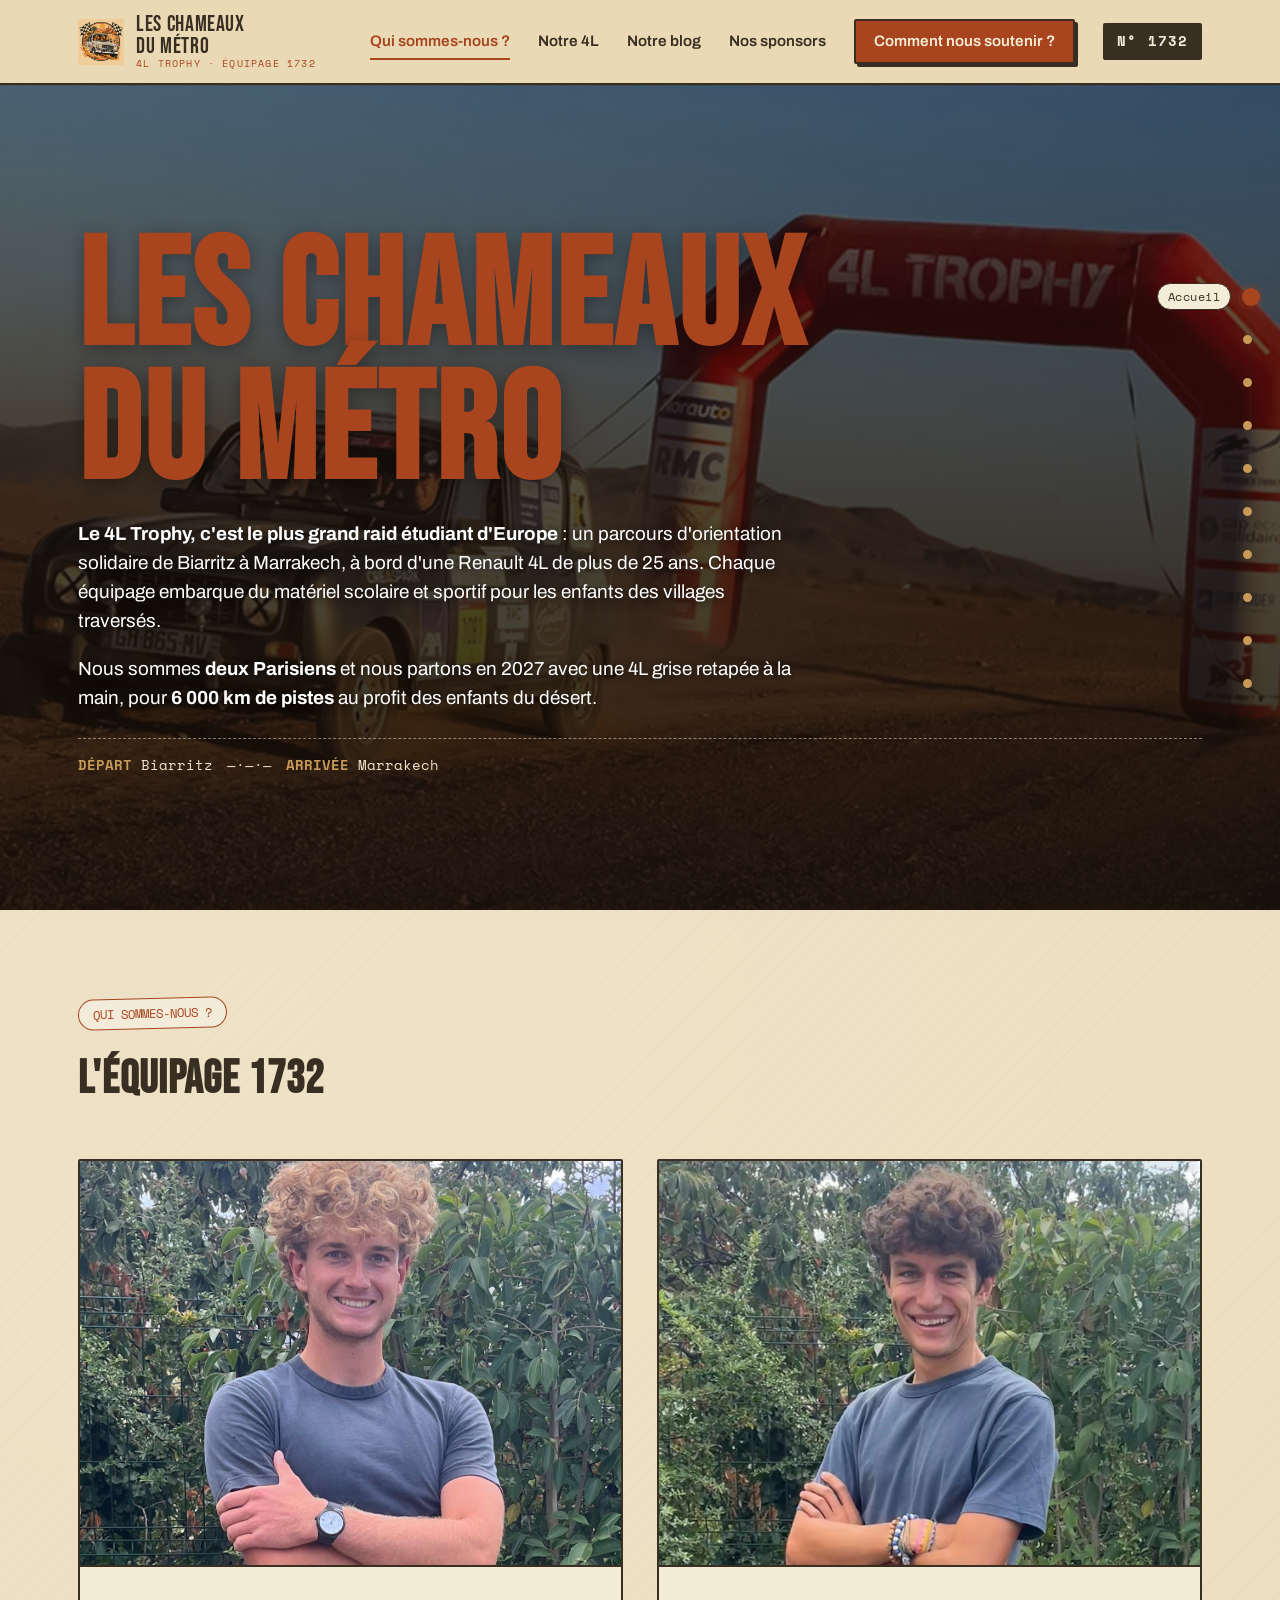
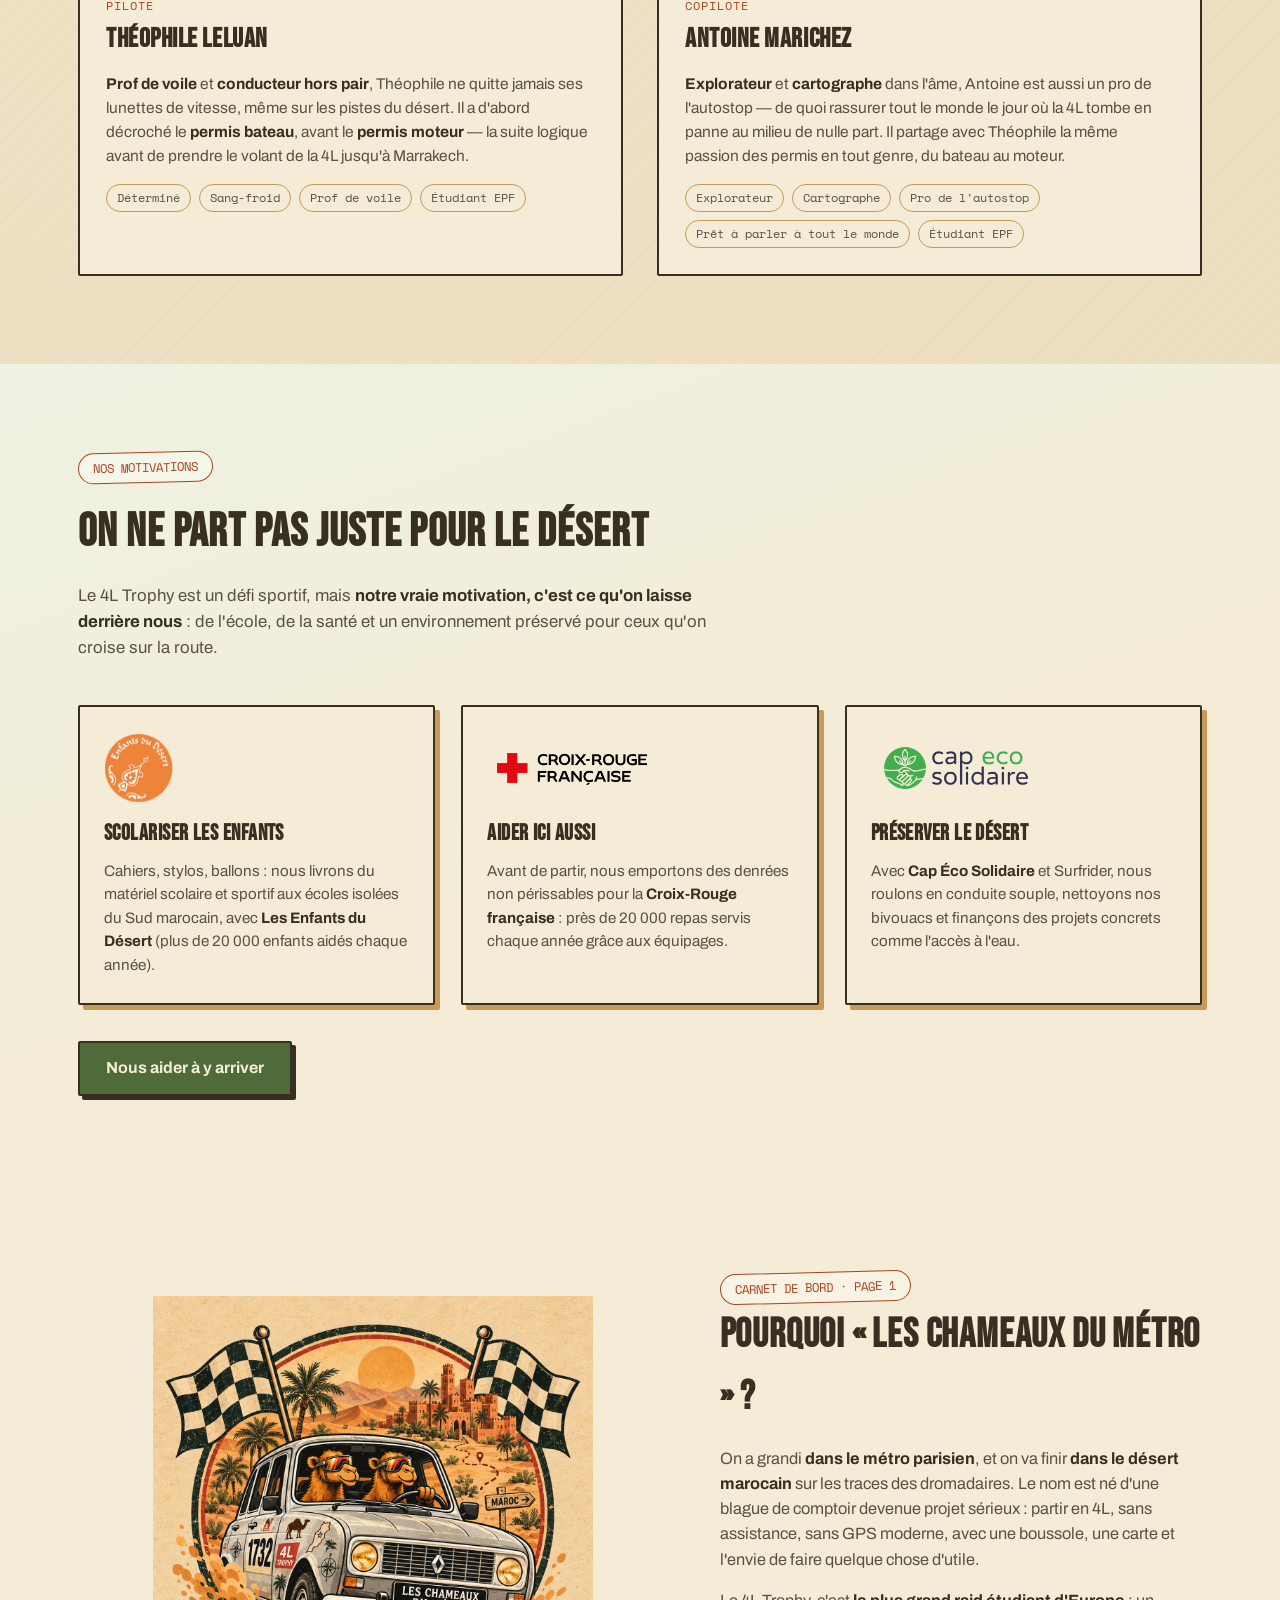
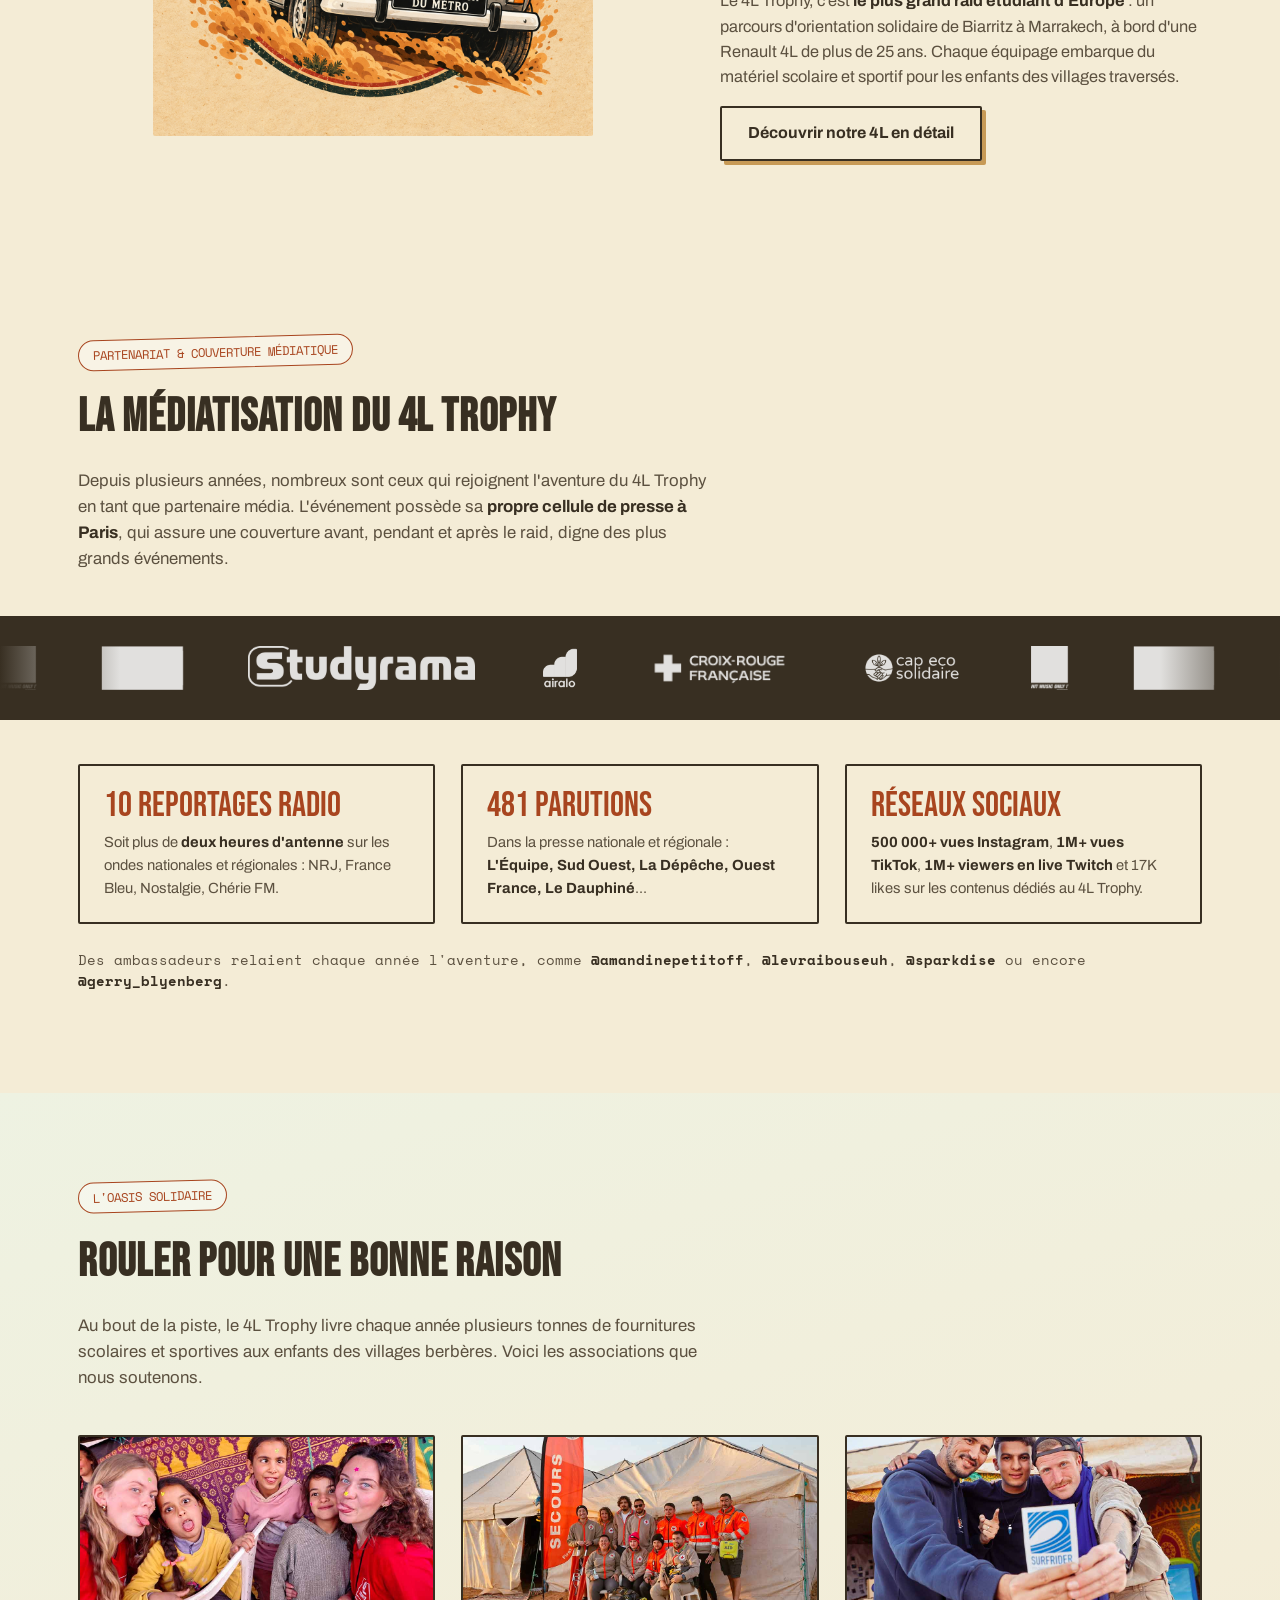
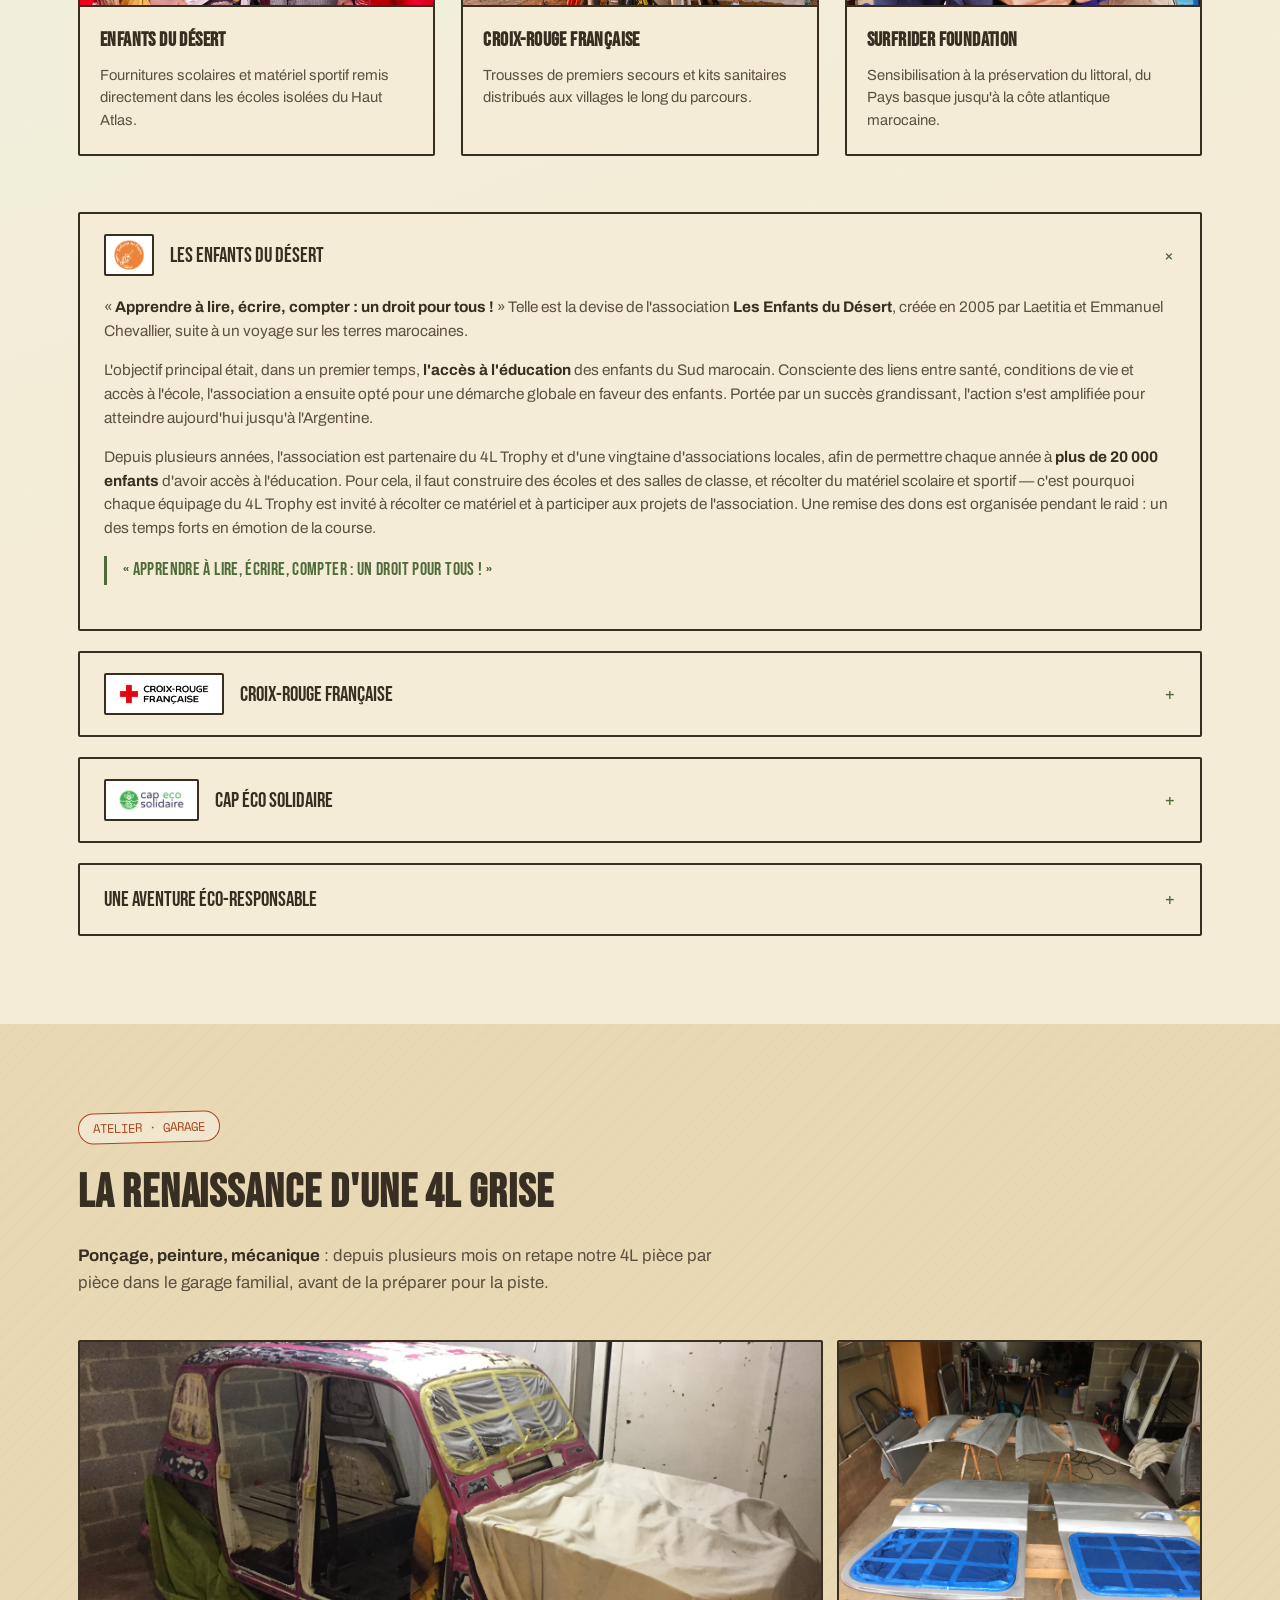
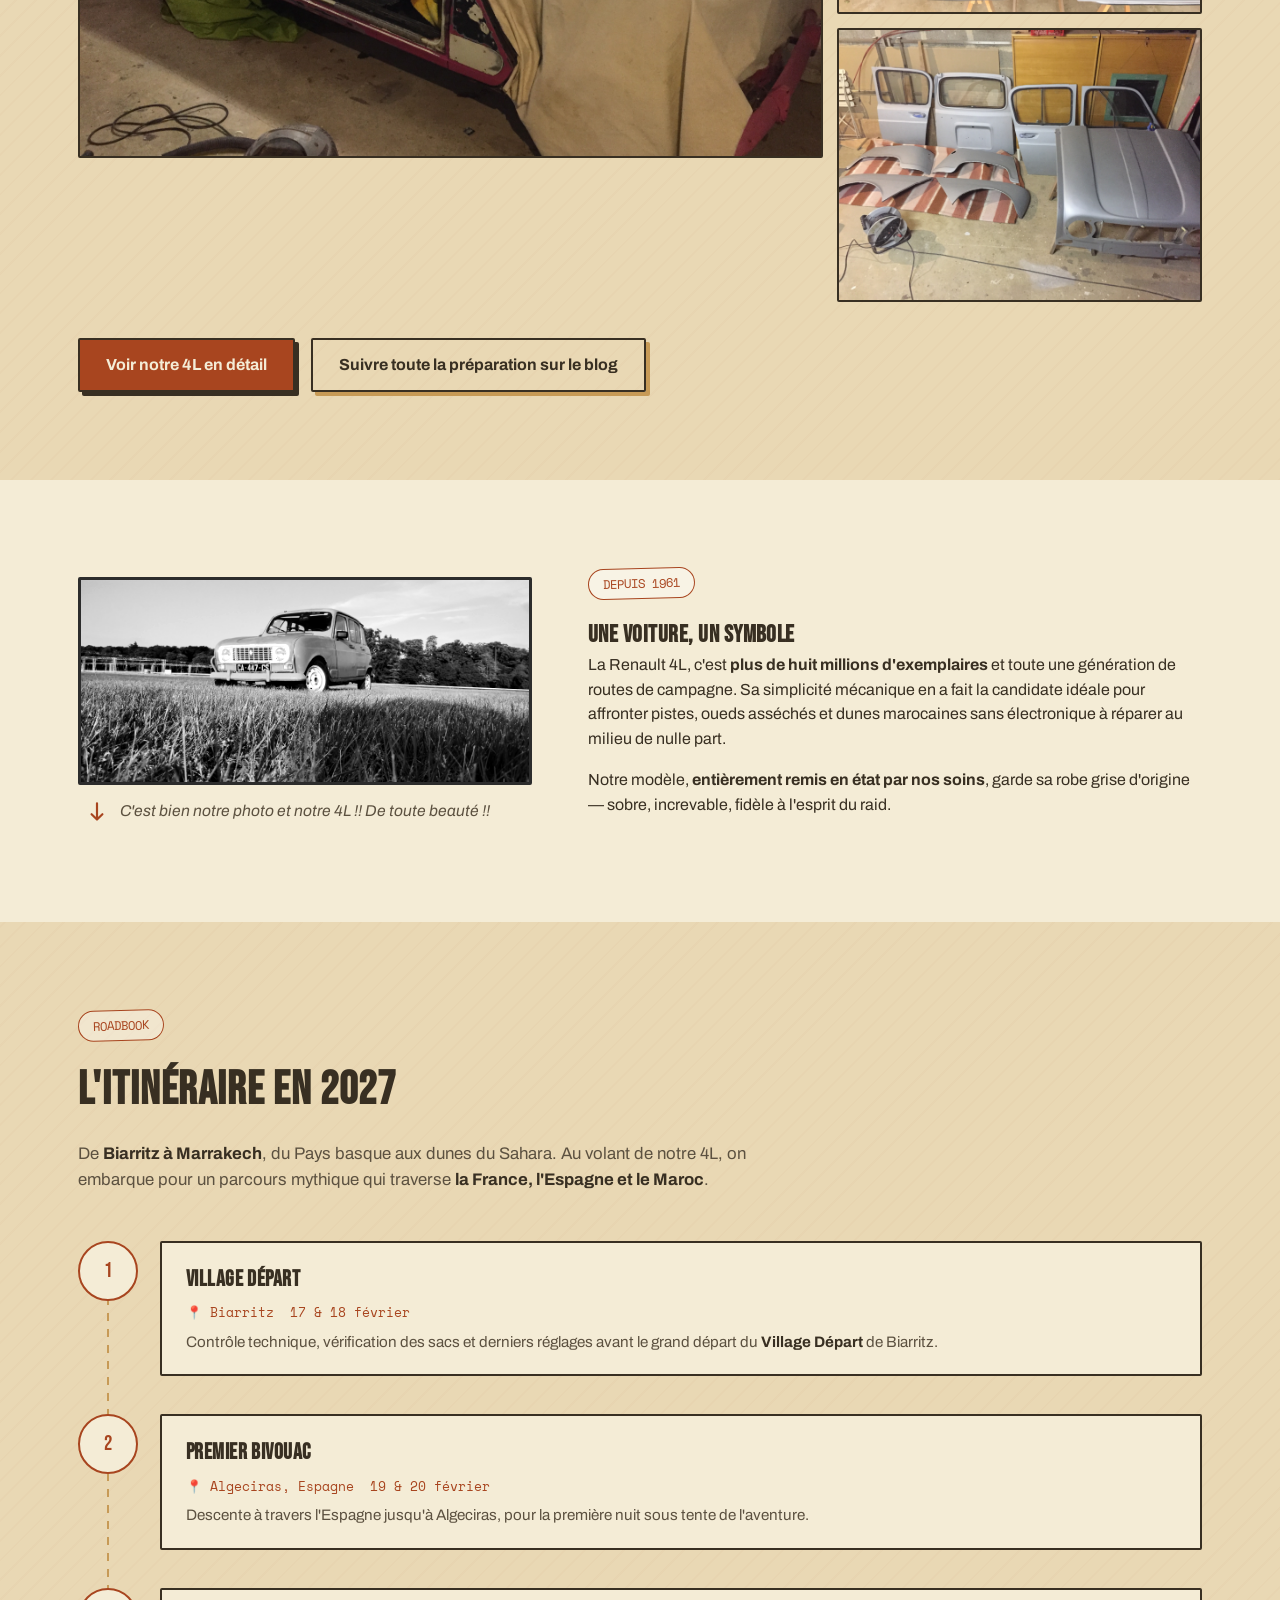
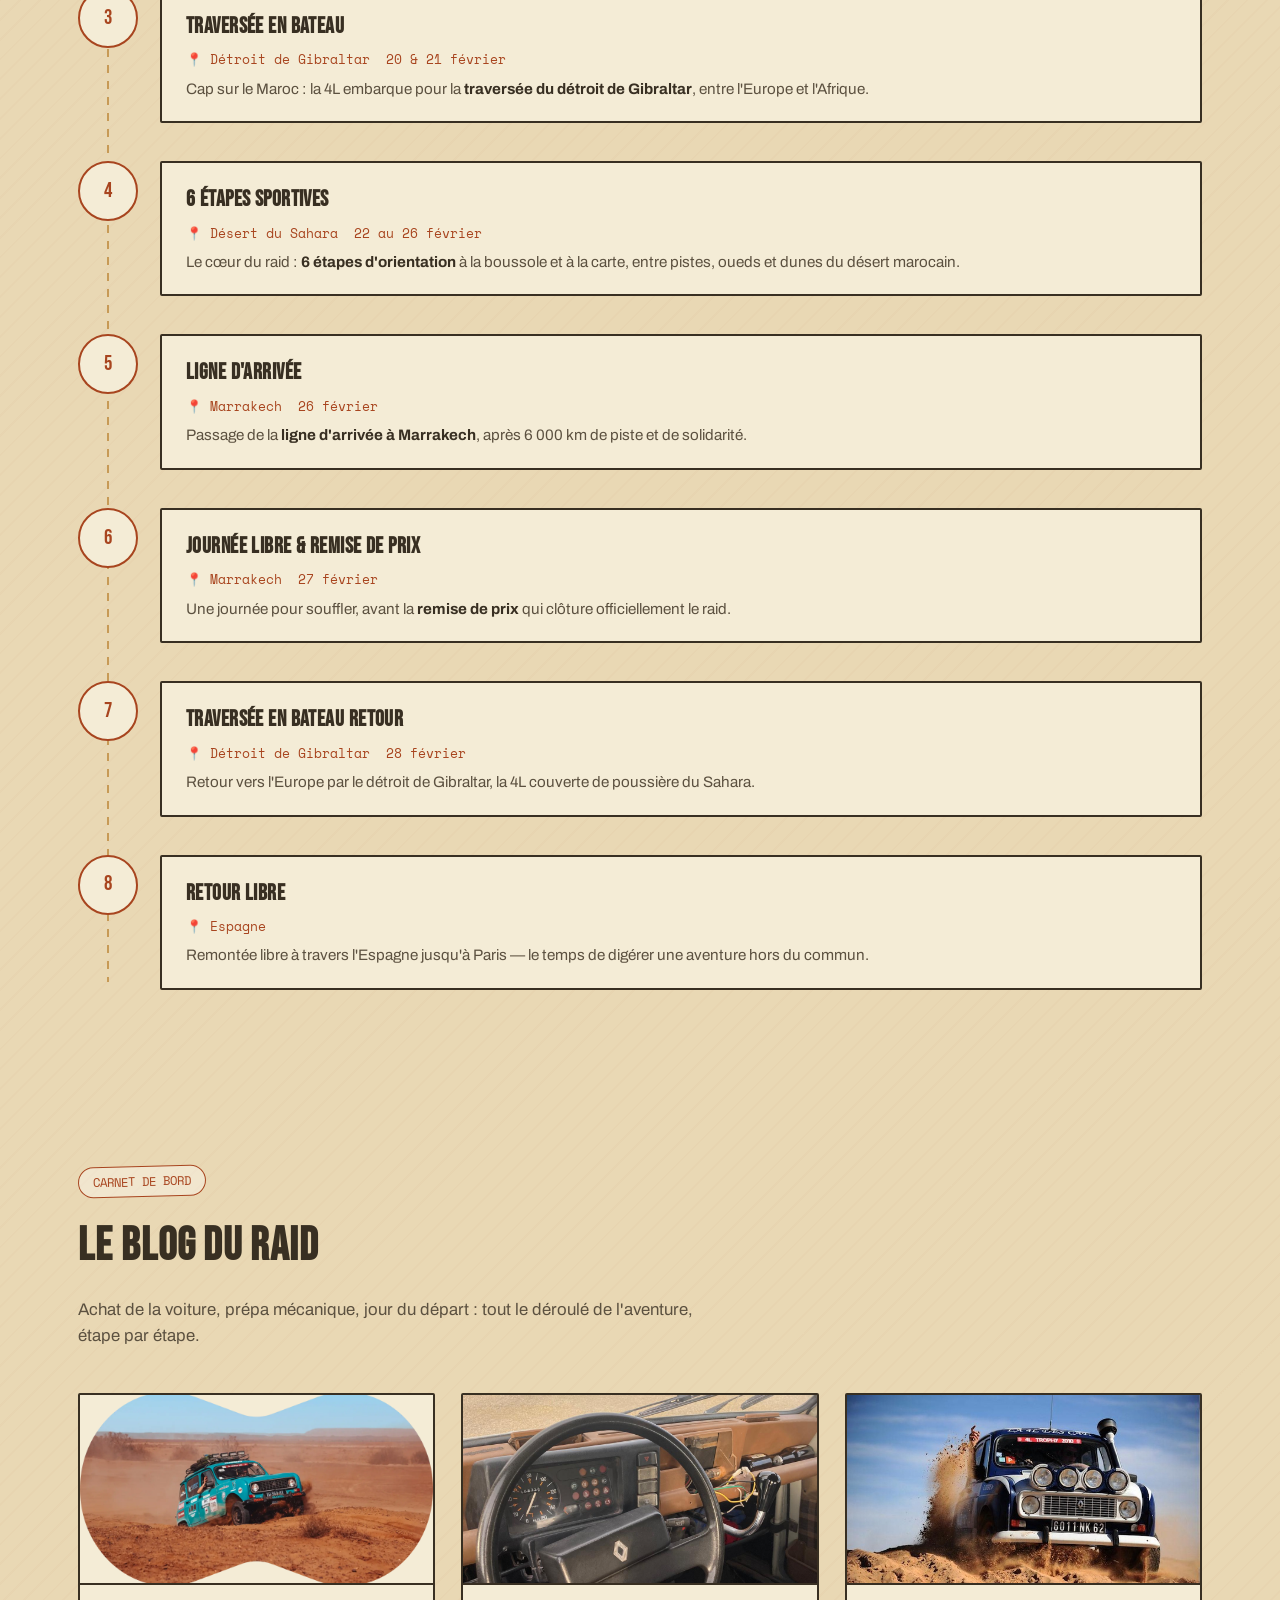
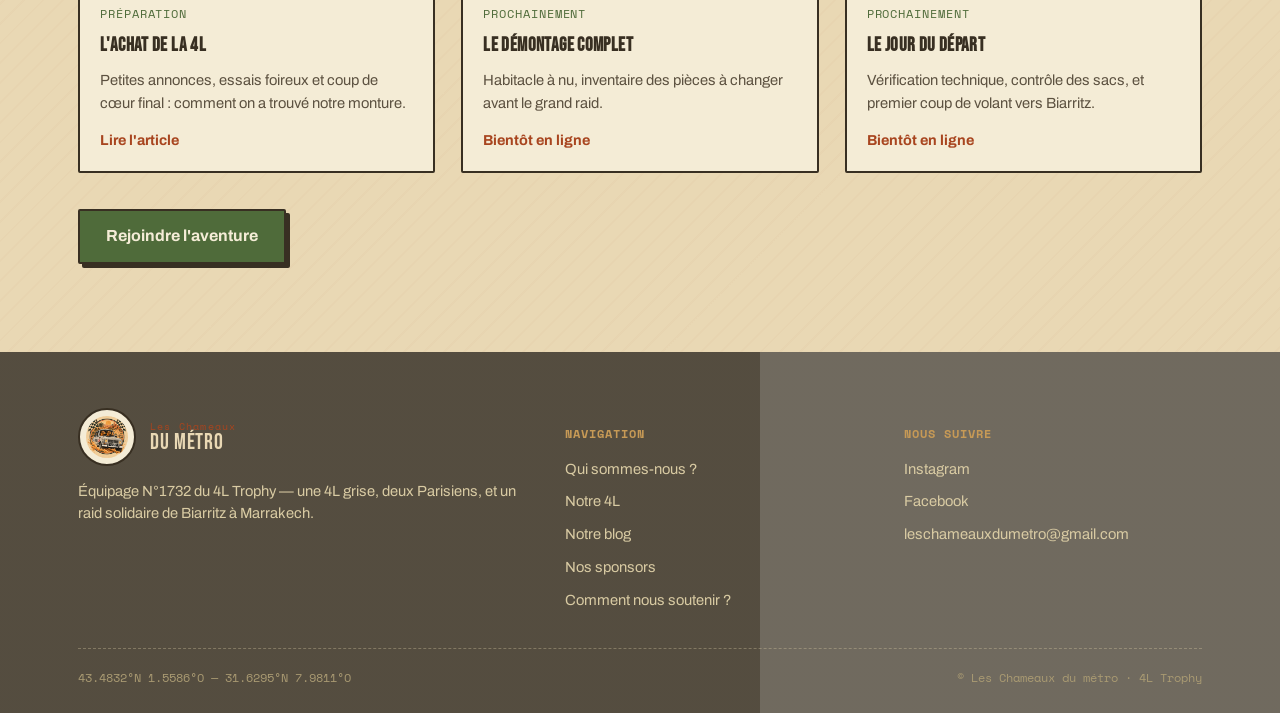
<file: index.html>
<!DOCTYPE html>
<html lang="fr">
<head>
<meta charset="UTF-8">
<meta name="viewport" content="width=device-width, initial-scale=1.0">
<title>Les Chameaux du métro — 4L Trophy N°1732</title>
<meta name="description" content="Suivez l'équipage 1732, Les Chameaux du métro, sur les pistes du 4L Trophy de Biarritz à Marrakech.">
<link rel="icon" type="image/png" href="images/logo.png">
<link rel="stylesheet" href="style.css">
<link rel="stylesheet" href="style-ajouts.css">
</head>
<body>

<header class="site-header">
  <nav class="nav">
    <a href="index.html" class="brand">
      <img src="images/logo.png" alt="Logo Les Chameaux du métro">
      <span class="brand-text">Les Chameaux<br>du métro<span>4L TROPHY · ÉQUIPAGE 1732</span></span>
    </a>
    <button class="nav-toggle" id="navToggle" aria-label="Ouvrir le menu">☰</button>
    <div class="nav-links" id="navLinks">
      <a href="index.html" class="current">Qui sommes-nous ?</a>
      <a href="notre-4l.html">Notre 4L</a>
      <a href="blog.html">Notre blog</a>
      <a href="sponsors.html">Nos sponsors</a>
      <a href="soutenir.html">Comment nous soutenir ?</a>
      <span class="plate">N° 1732</span>
    </div>
  </nav>
</header>

<!-- Barre latérale à bulles -->
<nav class="side-dots" id="sideDots" aria-label="Navigation dans la page">
  <div class="side-dots-track">
    <span class="side-dots-bubble"></span>
    <button class="side-dot" data-target="hero"><span class="side-dot-label">Accueil</span><span class="side-dot-mark"></span></button>
    <button class="side-dot" data-target="equipe"><span class="side-dot-label">L'équipage</span><span class="side-dot-mark"></span></button>
    <button class="side-dot" data-target="motivations"><span class="side-dot-label">Nos motivations</span><span class="side-dot-mark"></span></button>
    <button class="side-dot" data-target="histoire"><span class="side-dot-label">L'histoire</span><span class="side-dot-mark"></span></button>
    <button class="side-dot" data-target="media"><span class="side-dot-label">Médiatisation</span><span class="side-dot-mark"></span></button>
    <button class="side-dot" data-target="solidaire"><span class="side-dot-label">Solidaire</span><span class="side-dot-mark"></span></button>
    <button class="side-dot" data-target="projet"><span class="side-dot-label">La renaissance</span><span class="side-dot-mark"></span></button>
    <button class="side-dot" data-target="heritage"><span class="side-dot-label">Un symbole</span><span class="side-dot-mark"></span></button>
    <button class="side-dot" data-target="parcours"><span class="side-dot-label">Le roadbook</span><span class="side-dot-mark"></span></button>
    <button class="side-dot" data-target="blog"><span class="side-dot-label">Le blog</span><span class="side-dot-mark"></span></button>
  </div>
</nav>

<section class="hero hero-home" id="hero" style="background-image:url('images/belle-image-4L-dans-le-desert.jpg');">
  <div class="hero-content">
    <h1 style="color: #a8451f;">Les Chameaux<br>du métro</h1>
    <p class="hero-sub"><strong>Le 4L Trophy, c'est le plus grand raid étudiant d'Europe</strong> : un parcours d'orientation solidaire de Biarritz à Marrakech, à bord d'une Renault 4L de plus de 25 ans. Chaque équipage embarque du matériel scolaire et sportif pour les enfants des villages traversés.</p>
    <p class="hero-sub">Nous sommes <strong>deux Parisiens</strong> et nous partons en 2027 avec une 4L grise retapée à la main, pour <strong>6 000 km de pistes</strong> au profit des enfants du désert.</p>
    <div class="hero-track">
      <span><b>DÉPART</b> Biarritz</span>
      <span>—·—·—</span>
      <span><b>ARRIVÉE</b> Marrakech</span>
    </div>
  </div>
</section>

<!-- ===== L'équipage ===== -->
<section id="equipe">
  <div class="container">
    <div class="section-head">
      <span class="stamp">QUI SOMMES-NOUS ?</span>
      <h2>L'équipage 1732</h2>
    </div>
    <div class="equipe-grid">
      <article class="equipier-card">
        <div class="equipier-photo">
          <img src="images/Theophile.jpeg" alt="Théophile Leluan, pilote de l'équipage 1732">
        </div>
        <div class="equipier-txt">
          <span class="equipier-role">Pilote</span>
          <h3>Théophile Leluan</h3>
          <p><strong>Prof de voile</strong> et <strong>conducteur hors pair</strong>, Théophile ne quitte jamais ses lunettes de vitesse, même sur les pistes du désert. Il a d'abord décroché le <strong>permis bateau</strong>, avant le <strong>permis moteur</strong> — la suite logique avant de prendre le volant de la 4L jusqu'à Marrakech.</p>
          <div class="equipier-tags">
            <span class="equipier-tag">Déterminé</span>
            <span class="equipier-tag">Sang-froid</span>
            <span class="equipier-tag">Prof de voile</span>
            <span class="equipier-tag">Étudiant EPF</span>
          </div>
        </div>
      </article>
      <article class="equipier-card">
        <div class="equipier-photo">
          <img src="images/MARICHEZ_Antoine_antoine.marichez@gmail.com.jpeg" alt="Antoine Marichez, copilote de l'équipage 1732">
        </div>
        <div class="equipier-txt">
          <span class="equipier-role">Copilote</span>
          <h3>Antoine Marichez</h3>
          <p><strong>Explorateur</strong> et <strong>cartographe</strong> dans l'âme, Antoine est aussi un pro de l'autostop — de quoi rassurer tout le monde le jour où la 4L tombe en panne au milieu de nulle part. Il partage avec Théophile la même passion des permis en tout genre, du bateau au moteur.</p>
          <div class="equipier-tags">
            <span class="equipier-tag">Explorateur</span>
            <span class="equipier-tag">Cartographe</span>
            <span class="equipier-tag">Pro de l'autostop</span>
            <span class="equipier-tag">Prêt à parler à tout le monde</span>
            <span class="equipier-tag">Étudiant EPF</span>
          </div>
        </div>
      </article>
    </div>
  </div>
</section>

<!-- ===== Nos motivations ===== -->
<section id="motivations" class="oasis-bg">
  <div class="container">
    <div class="section-head">
      <span class="stamp">NOS MOTIVATIONS</span>
      <h2>On ne part pas juste pour le désert</h2>
      <p>Le 4L Trophy est un défi sportif, mais <strong>notre vraie motivation, c'est ce qu'on laisse derrière nous</strong> : de l'école, de la santé et un environnement préservé pour ceux qu'on croise sur la route.</p>
    </div>
    <div class="motiv-grid">
      <div class="motiv-card">
        <div class="motiv-logo"><img src="images/logo-enfants-desert-new.webp" alt="Les Enfants du Désert"></div>
        <h3>Scolariser les enfants</h3>
        <p>Cahiers, stylos, ballons : nous livrons du matériel scolaire et sportif aux écoles isolées du Sud marocain, avec <strong>Les Enfants du Désert</strong> (plus de 20 000 enfants aidés chaque année).</p>
      </div>
      <div class="motiv-card">
        <div class="motiv-logo"><img src="images/logo-croix-rouge.webp" alt="Croix-Rouge française"></div>
        <h3>Aider ici aussi</h3>
        <p>Avant de partir, nous emportons des denrées non périssables pour la <strong>Croix-Rouge française</strong> : près de 20 000 repas servis chaque année grâce aux équipages.</p>
      </div>
      <div class="motiv-card">
        <div class="motiv-logo"><img src="images/Logo_Cap_Eco_Solidairepng.webp" alt="Cap Éco Solidaire"></div>
        <h3>Préserver le désert</h3>
        <p>Avec <strong>Cap Éco Solidaire</strong> et Surfrider, nous roulons en conduite souple, nettoyons nos bivouacs et finançons des projets concrets comme l'accès à l'eau.</p>
      </div>
    </div>
    <div class="cta-row"><a href="soutenir.html" class="btn oasis">Nous aider à y arriver</a></div>
  </div>
</section>

<section id="histoire" class="alt-bg">
  <div class="container story-grid">
    <img class="story-logo" src="images/logo.png" alt="Logo Les Chameaux du métro">
    <div class="story-text">
      <span class="stamp">CARNET DE BORD · PAGE 1</span>
      <h2>Pourquoi « Les Chameaux du métro » ?</h2>
      <p>On a grandi <strong>dans le métro parisien</strong>, et on va finir <strong>dans le désert marocain</strong> sur les traces des dromadaires. Le nom est né d'une blague de comptoir devenue projet sérieux : partir en 4L, sans assistance, sans GPS moderne, avec une boussole, une carte et l'envie de faire quelque chose d'utile.</p>
      <p>Le 4L Trophy, c'est <strong>le plus grand raid étudiant d'Europe</strong> : un parcours d'orientation solidaire de Biarritz à Marrakech, à bord d'une Renault 4L de plus de 25 ans. Chaque équipage embarque du matériel scolaire et sportif pour les enfants des villages traversés.</p>
      <a href="notre-4l.html" class="btn ghost">Découvrir notre 4L en détail</a>
    </div>
  </div>
</section>

<!-- ===== Médiatisation ===== -->
<section id="media" class="alt-bg">
  <div class="container">
    <div class="section-head">
      <span class="stamp">PARTENARIAT &amp; COUVERTURE MÉDIATIQUE</span>
      <h2>La médiatisation du 4L Trophy</h2>
      <p>Depuis plusieurs années, nombreux sont ceux qui rejoignent l'aventure du 4L Trophy en tant que partenaire média. L'événement possède sa <strong>propre cellule de presse à Paris</strong>, qui assure une couverture avant, pendant et après le raid, digne des plus grands événements.</p>
    </div>
  </div>

  <div class="marquee-wrap" aria-hidden="true">
    <div class="marquee-track">
      <img src="images/NRJNatiopourfondclairRVB.webp" alt="NRJ">
      <img src="images/RMC_DECOUVERTE_bleu.webp" alt="RMC Découverte">
      <img src="images/LOGO_STUDYRAMA_PNG.webp" alt="Studyrama">
      <img src="images/airalo.webp" alt="Airalo">
      <img src="images/logo-croix-rouge.webp" alt="Croix-Rouge française">
      <img src="images/Logo_Cap_Eco_Solidairepng.webp" alt="Cap Éco Solidaire">
      <img src="images/NRJNatiopourfondclairRVB.webp" alt="NRJ">
      <img src="images/RMC_DECOUVERTE_bleu.webp" alt="RMC Découverte">
      <img src="images/LOGO_STUDYRAMA_PNG.webp" alt="Studyrama">
      <img src="images/airalo.webp" alt="Airalo">
      <img src="images/logo-croix-rouge.webp" alt="Croix-Rouge française">
      <img src="images/Logo_Cap_Eco_Solidairepng.webp" alt="Cap Éco Solidaire">
    </div>
  </div>

  <div class="container">
    <div class="media-stats">
      <div class="media-stat">
        <div class="num">10 reportages radio</div>
        <p>Soit plus de <strong>deux heures d'antenne</strong> sur les ondes nationales et régionales : NRJ, France Bleu, Nostalgie, Chérie FM.</p>
      </div>
      <div class="media-stat">
        <div class="num">481 parutions</div>
        <p>Dans la presse nationale et régionale : <strong>L'Équipe, Sud Ouest, La Dépêche, Ouest France, Le Dauphiné</strong>...</p>
      </div>
      <div class="media-stat">
        <div class="num">Réseaux sociaux</div>
        <p><strong>500 000+ vues Instagram</strong>, <strong>1M+ vues TikTok</strong>, <strong>1M+ viewers en live Twitch</strong> et 17K likes sur les contenus dédiés au 4L Trophy.</p>
      </div>
    </div>
    <p class="media-ambassadors">Des ambassadeurs relaient chaque année l'aventure, comme <b>@amandinepetitoff</b>, <b>@levraibouseuh</b>, <b>@sparkdise</b> ou encore <b>@gerry_blyenberg</b>.</p>
  </div>
</section>

<!-- ===== Rouler pour une bonne raison ===== -->
<section id="solidaire" class="oasis-bg">
  <div class="container">
    <div class="section-head">
      <span class="stamp">L'OASIS SOLIDAIRE</span>
      <h2>Rouler pour une bonne raison</h2>
      <p>Au bout de la piste, le 4L Trophy livre chaque année plusieurs tonnes de fournitures scolaires et sportives aux enfants des villages berbères. Voici les associations que nous soutenons.</p>
    </div>
    <div class="solidaire-grid">
      <div class="solidaire-card">
        <img src="images/enfants-du-desert.jpg" alt="Enfants du désert marocain">
        <div class="txt">
          <h3>Enfants du désert</h3>
          <p>Fournitures scolaires et matériel sportif remis directement dans les écoles isolées du Haut Atlas.</p>
        </div>
      </div>
      <div class="solidaire-card">
        <img src="images/croix-rouge-francaise.jpg" alt="Croix-Rouge française">
        <div class="txt">
          <h3>Croix-Rouge française</h3>
          <p>Trousses de premiers secours et kits sanitaires distribués aux villages le long du parcours.</p>
        </div>
      </div>
      <div class="solidaire-card">
        <img src="images/surfrider-foundation.jpg" alt="Surfrider Foundation">
        <div class="txt">
          <h3>Surfrider Foundation</h3>
          <p>Sensibilisation à la préservation du littoral, du Pays basque jusqu'à la côte atlantique marocaine.</p>
        </div>
      </div>
    </div>

    <div class="solidaire-detail" id="solidaireDetail">

      <div class="solidaire-block">
        <button class="solidaire-block-head"><span class="solidaire-title"><img class="solidaire-logo" src="images/logo-enfants-desert-new.webp" alt=""> Les Enfants du Désert</span> <span class="sponsor-plus">+</span></button>
        <div class="solidaire-block-panel">
          <div class="solidaire-block-inner">
            <p>« <strong>Apprendre à lire, écrire, compter : un droit pour tous !</strong> » Telle est la devise de l'association <strong>Les Enfants du Désert</strong>, créée en 2005 par Laetitia et Emmanuel Chevallier, suite à un voyage sur les terres marocaines.</p>
            <p>L'objectif principal était, dans un premier temps, <strong>l'accès à l'éducation</strong> des enfants du Sud marocain. Consciente des liens entre santé, conditions de vie et accès à l'école, l'association a ensuite opté pour une démarche globale en faveur des enfants. Portée par un succès grandissant, l'action s'est amplifiée pour atteindre aujourd'hui jusqu'à l'Argentine.</p>
            <p>Depuis plusieurs années, l'association est partenaire du 4L Trophy et d'une vingtaine d'associations locales, afin de permettre chaque année à <strong>plus de 20 000 enfants</strong> d'avoir accès à l'éducation. Pour cela, il faut construire des écoles et des salles de classe, et récolter du matériel scolaire et sportif — c'est pourquoi chaque équipage du 4L Trophy est invité à récolter ce matériel et à participer aux projets de l'association. Une remise des dons est organisée pendant le raid : un des temps forts en émotion de la course.</p>
            <p class="solidaire-quote">« Apprendre à lire, écrire, compter : un droit pour tous ! »</p>
          </div>
        </div>
      </div>

      <div class="solidaire-block">
        <button class="solidaire-block-head"><span class="solidaire-title"><img class="solidaire-logo" src="images/logo-croix-rouge.webp" alt=""> Croix-Rouge française</span> <span class="sponsor-plus">+</span></button>
        <div class="solidaire-block-panel">
          <div class="solidaire-block-inner">
            <p>Depuis 2011, le 4L Trophy s'est engagé auprès de la <strong>Croix-Rouge française</strong> pour la soutenir sur le volet « aide alimentaire ». Chaque année, près de <strong>20 000 repas</strong> sont servis grâce aux dons de denrées non périssables des trophistes : chaque équipage peut choisir d'amener 10 kg de denrées lors du Village Départ.</p>
            <p>Cette action solidaire en faveur des plus démunis en France vient en complément des actions menées au Maroc.</p>
          </div>
        </div>
      </div>

      <div class="solidaire-block">
        <button class="solidaire-block-head"><span class="solidaire-title"><img class="solidaire-logo" src="images/Logo_Cap_Eco_Solidairepng.webp" alt=""> Cap Éco Solidaire</span> <span class="sponsor-plus">+</span></button>
        <div class="solidaire-block-panel">
          <div class="solidaire-block-inner">
            <p>Depuis 2022, le 4L Trophy s'inscrit dans une démarche toujours plus respectueuse de l'environnement grâce à l'action de l'association <strong>Cap Éco Solidaire</strong>, qui sensibilise les trophistes à l'impact environnemental de leur aventure et mène des projets concrets sur le terrain, en collaboration avec des ONG locales.</p>
            <p><strong>Action 2025 — un château d'eau pour les étudiantes :</strong> aux côtés de Living Planet Morocco, construction d'un château d'eau de 8 tonnes au sein de la Maison de l'étudiante de Dayet Aoua, qui accueille 68 étudiantes et 8 encadrants.</p>
            <ul>
              <li><strong>2023-2024 :</strong> création d'un système de collecte et de valorisation des eaux de pluie dans le village de Lahrouch.</li>
              <li><strong>2022 :</strong> premiers financements de projets d'écocitoyenneté sur le terrain.</li>
            </ul>
          </div>
        </div>
      </div>

      <div class="solidaire-block">
        <button class="solidaire-block-head">Une aventure éco-responsable <span class="sponsor-plus">+</span></button>
        <div class="solidaire-block-panel">
          <div class="solidaire-block-inner">
            <p>Au-delà de son défi sportif et solidaire, le 4L Trophy est aussi un événement engagé dans la <strong>protection de l'environnement</strong> — un engagement que nous partageons pleinement.</p>
            <p><strong>Opération désert propre :</strong> conduite souple et compensée, nettoyage des bivouacs, remise en état des pistes après chaque passage, collecte des déchets, sacs biodégradables remis puis restitués, recyclage des bouteilles plastique avec Surfrider Foundation Maroc.</p>
            <p><strong>Course respectueuse du milieu :</strong> utilisation exclusive de pistes existantes, promotion de la conduite souple, exclusion de la vitesse, utilisation raisonnée de l'eau, préférence pour les prestataires locaux et le circuit court, brigade verte, maximisation des objets réutilisables.</p>
            <p><strong>Avec Surfrider Foundation Maroc :</strong> éducation et sensibilisation à l'environnement du littoral, protection des plages et des océans, information sur la pollution, sensibilisation des trophistes au respect des zones traversées, collecte de déchets et compensation des émissions de CO².</p>
          </div>
        </div>
      </div>

    </div>
  </div>
</section>

<section id="projet">
  <div class="container">
    <div class="section-head">
      <span class="stamp">ATELIER · GARAGE</span>
      <h2>La renaissance d'une 4L grise</h2>
      <p><strong>Ponçage, peinture, mécanique</strong> : depuis plusieurs mois on retape notre 4L pièce par pièce dans le garage familial, avant de la préparer pour la piste.</p>
    </div>
    <div class="mosaic">
      <a href="notre-4l.html"><img src="images/Vuevoituregarageavecbacheenponsage.JPG" alt="La 4L bâchée en plein ponçage dans le garage"></a>
      <a href="notre-4l.html"><img src="images/Vue-partievoiturerepeintedanslegarage.JPG" alt="Carrosserie de la 4L en cours de repeinture"></a>
      <a href="notre-4l.html"><img src="images/Vuepiecedansgaragedéjarepeinteengrise.JPG" alt="Pièce de carrosserie déjà repeinte en gris"></a>
    </div>
    <div class="cta-row">
      <a href="notre-4l.html" class="btn">Voir notre 4L en détail</a>
      <a href="blog.html" class="btn ghost">Suivre toute la préparation sur le blog</a>
    </div>
  </div>
</section>

<section id="heritage" class="alt-bg">
  <div class="container heritage">
    <div class="heritage-photo">
      <img src="images/Photoclassedela4Lennoiretblancformat-4096-1840.jpg" alt="Photo ancienne en noir et blanc de notre 4L">
      <div class="heritage-caption">
        <svg viewBox="0 0 24 24" fill="none" xmlns="http://www.w3.org/2000/svg"><path d="M12 4v15M12 19l-5-5M12 19l5-5" stroke-width="2" stroke-linecap="round" stroke-linejoin="round"/></svg>
        <span>C'est bien notre photo et notre 4L !! De toute beauté !!</span>
      </div>
    </div>
    <div class="heritage-text">
      <span class="stamp">DEPUIS 1961</span>
      <h2>Une voiture, un symbole</h2>
      <p>La Renault 4L, c'est <strong>plus de huit millions d'exemplaires</strong> et toute une génération de routes de campagne. Sa simplicité mécanique en a fait la candidate idéale pour affronter pistes, oueds asséchés et dunes marocaines sans électronique à réparer au milieu de nulle part.</p>
      <p>Notre modèle, <strong>entièrement remis en état par nos soins</strong>, garde sa robe grise d'origine — sobre, increvable, fidèle à l'esprit du raid.</p>
    </div>
  </div>
</section>

<section id="parcours">
  <div class="container">
    <div class="section-head timeline-intro">
      <span class="stamp">ROADBOOK</span>
      <h2>L'itinéraire en 2027</h2>
      <p>De <strong>Biarritz à Marrakech</strong>, du Pays basque aux dunes du Sahara. Au volant de notre 4L, on embarque pour un parcours mythique qui traverse <strong>la France, l'Espagne et le Maroc</strong>.</p>
    </div>

    <div class="timeline">
      <div class="timeline-step">
        <div class="timeline-num">1</div>
        <div class="timeline-body">
          <h3>Village Départ</h3>
          <div class="timeline-meta"><span>📍 Biarritz</span><span>17 &amp; 18 février</span></div>
          <p>Contrôle technique, vérification des sacs et derniers réglages avant le grand départ du <strong>Village Départ</strong> de Biarritz.</p>
        </div>
      </div>
      <div class="timeline-step">
        <div class="timeline-num">2</div>
        <div class="timeline-body">
          <h3>Premier bivouac</h3>
          <div class="timeline-meta"><span>📍 Algeciras, Espagne</span><span>19 &amp; 20 février</span></div>
          <p>Descente à travers l'Espagne jusqu'à Algeciras, pour la première nuit sous tente de l'aventure.</p>
        </div>
      </div>
      <div class="timeline-step">
        <div class="timeline-num">3</div>
        <div class="timeline-body">
          <h3>Traversée en bateau</h3>
          <div class="timeline-meta"><span>📍 Détroit de Gibraltar</span><span>20 &amp; 21 février</span></div>
          <p>Cap sur le Maroc : la 4L embarque pour la <strong>traversée du détroit de Gibraltar</strong>, entre l'Europe et l'Afrique.</p>
        </div>
      </div>
      <div class="timeline-step">
        <div class="timeline-num">4</div>
        <div class="timeline-body">
          <h3>6 étapes sportives</h3>
          <div class="timeline-meta"><span>📍 Désert du Sahara</span><span>22 au 26 février</span></div>
          <p>Le cœur du raid : <strong>6 étapes d'orientation</strong> à la boussole et à la carte, entre pistes, oueds et dunes du désert marocain.</p>
        </div>
      </div>
      <div class="timeline-step">
        <div class="timeline-num">5</div>
        <div class="timeline-body">
          <h3>Ligne d'arrivée</h3>
          <div class="timeline-meta"><span>📍 Marrakech</span><span>26 février</span></div>
          <p>Passage de la <strong>ligne d'arrivée à Marrakech</strong>, après 6 000 km de piste et de solidarité.</p>
        </div>
      </div>
      <div class="timeline-step">
        <div class="timeline-num">6</div>
        <div class="timeline-body">
          <h3>Journée libre &amp; remise de prix</h3>
          <div class="timeline-meta"><span>📍 Marrakech</span><span>27 février</span></div>
          <p>Une journée pour souffler, avant la <strong>remise de prix</strong> qui clôture officiellement le raid.</p>
        </div>
      </div>
      <div class="timeline-step">
        <div class="timeline-num">7</div>
        <div class="timeline-body">
          <h3>Traversée en bateau retour</h3>
          <div class="timeline-meta"><span>📍 Détroit de Gibraltar</span><span>28 février</span></div>
          <p>Retour vers l'Europe par le détroit de Gibraltar, la 4L couverte de poussière du Sahara.</p>
        </div>
      </div>
      <div class="timeline-step">
        <div class="timeline-num">8</div>
        <div class="timeline-body">
          <h3>Retour libre</h3>
          <div class="timeline-meta"><span>📍 Espagne</span></div>
          <p>Remontée libre à travers l'Espagne jusqu'à Paris — le temps de digérer une aventure hors du commun.</p>
        </div>
      </div>
    </div>
  </div>
</section>

<section id="blog">
  <div class="container">
    <div class="section-head">
      <span class="stamp">CARNET DE BORD</span>
      <h2>Le blog du raid</h2>
      <p>Achat de la voiture, prépa mécanique, jour du départ : tout le déroulé de l'aventure, étape par étape.</p>
    </div>
    <div class="blog-teaser-grid">
      <a href="blog.html" class="teaser-card">
        <img src="images/photo-4l-bleue.webp" alt="Achat de la première 4L">
        <div class="txt">
          <span class="teaser-tag">Préparation</span>
          <h3>L'achat de la 4L</h3>
          <p>Petites annonces, essais foireux et coup de cœur final : comment on a trouvé notre monture.</p>
          <span class="teaser-link">Lire l'article</span>
        </div>
      </a>
      <a href="blog.html" class="teaser-card">
        <img src="images/Vue-intereiru4L.jpg" alt="Intérieur de la 4L en restauration">
        <div class="txt">
          <span class="teaser-tag">Prochainement</span>
          <h3>Le démontage complet</h3>
          <p>Habitacle à nu, inventaire des pièces à changer avant le grand raid.</p>
          <span class="teaser-link">Bientôt en ligne</span>
        </div>
      </a>
      <a href="blog.html" class="teaser-card">
        <img src="images/4L-dans-du-sable.jpg" alt="4L Trophy dans le sable">
        <div class="txt">
          <span class="teaser-tag">Prochainement</span>
          <h3>Le jour du départ</h3>
          <p>Vérification technique, contrôle des sacs, et premier coup de volant vers Biarritz.</p>
          <span class="teaser-link">Bientôt en ligne</span>
        </div>
      </a>
    </div>
    <div class="cta-row">
      <a href="soutenir.html" class="btn oasis">Rejoindre l'aventure</a>
    </div>
  </div>
</section>

<footer class="site-footer">
  <img class="footer-watermark" src="images/logo.png" alt="">
  <div class="container">
    <div class="footer-grid">
      <div>
        <div class="footer-brand">
          <img src="images/logo.png" alt="Logo Les Chameaux du métro">
          <span class="brand-text"><span class="footer-brand-highlight">Les Chameaux</span> du métro</span>
        </div>
        <p>Équipage N°1732 du 4L Trophy — une 4L grise, deux Parisiens, et un raid solidaire de Biarritz à Marrakech.</p>
      </div>
      <div>
        <h4>NAVIGATION</h4>
        <div class="footer-links">
          <a href="index.html">Qui sommes-nous ?</a>
          <a href="notre-4l.html">Notre 4L</a>
          <a href="blog.html">Notre blog</a>
          <a href="sponsors.html">Nos sponsors</a>
          <a href="soutenir.html">Comment nous soutenir ?</a>
        </div>
      </div>
      <div>
        <h4>NOUS SUIVRE</h4>
        <div class="footer-links">
          <a href="https://www.instagram.com/lesch4meauxdumetro/" target="_blank" rel="noopener">Instagram</a>
          <a href="https://www.facebook.com/profile.php?id=61594363650555&locale=fr_FR" target="_blank" rel="noopener">Facebook</a>
          <a href="mailto:leschameauxdumetro@gmail.com">leschameauxdumetro@gmail.com</a>
        </div>
      </div>
    </div>
    <div class="footer-bottom">
      <span>43.4832°N 1.5586°O — 31.6295°N 7.9811°O</span>
      <span>© Les Chameaux du métro · 4L Trophy</span>
    </div>
  </div>
</footer>

<script src="script.js"></script>
</body>
</html>
</file>
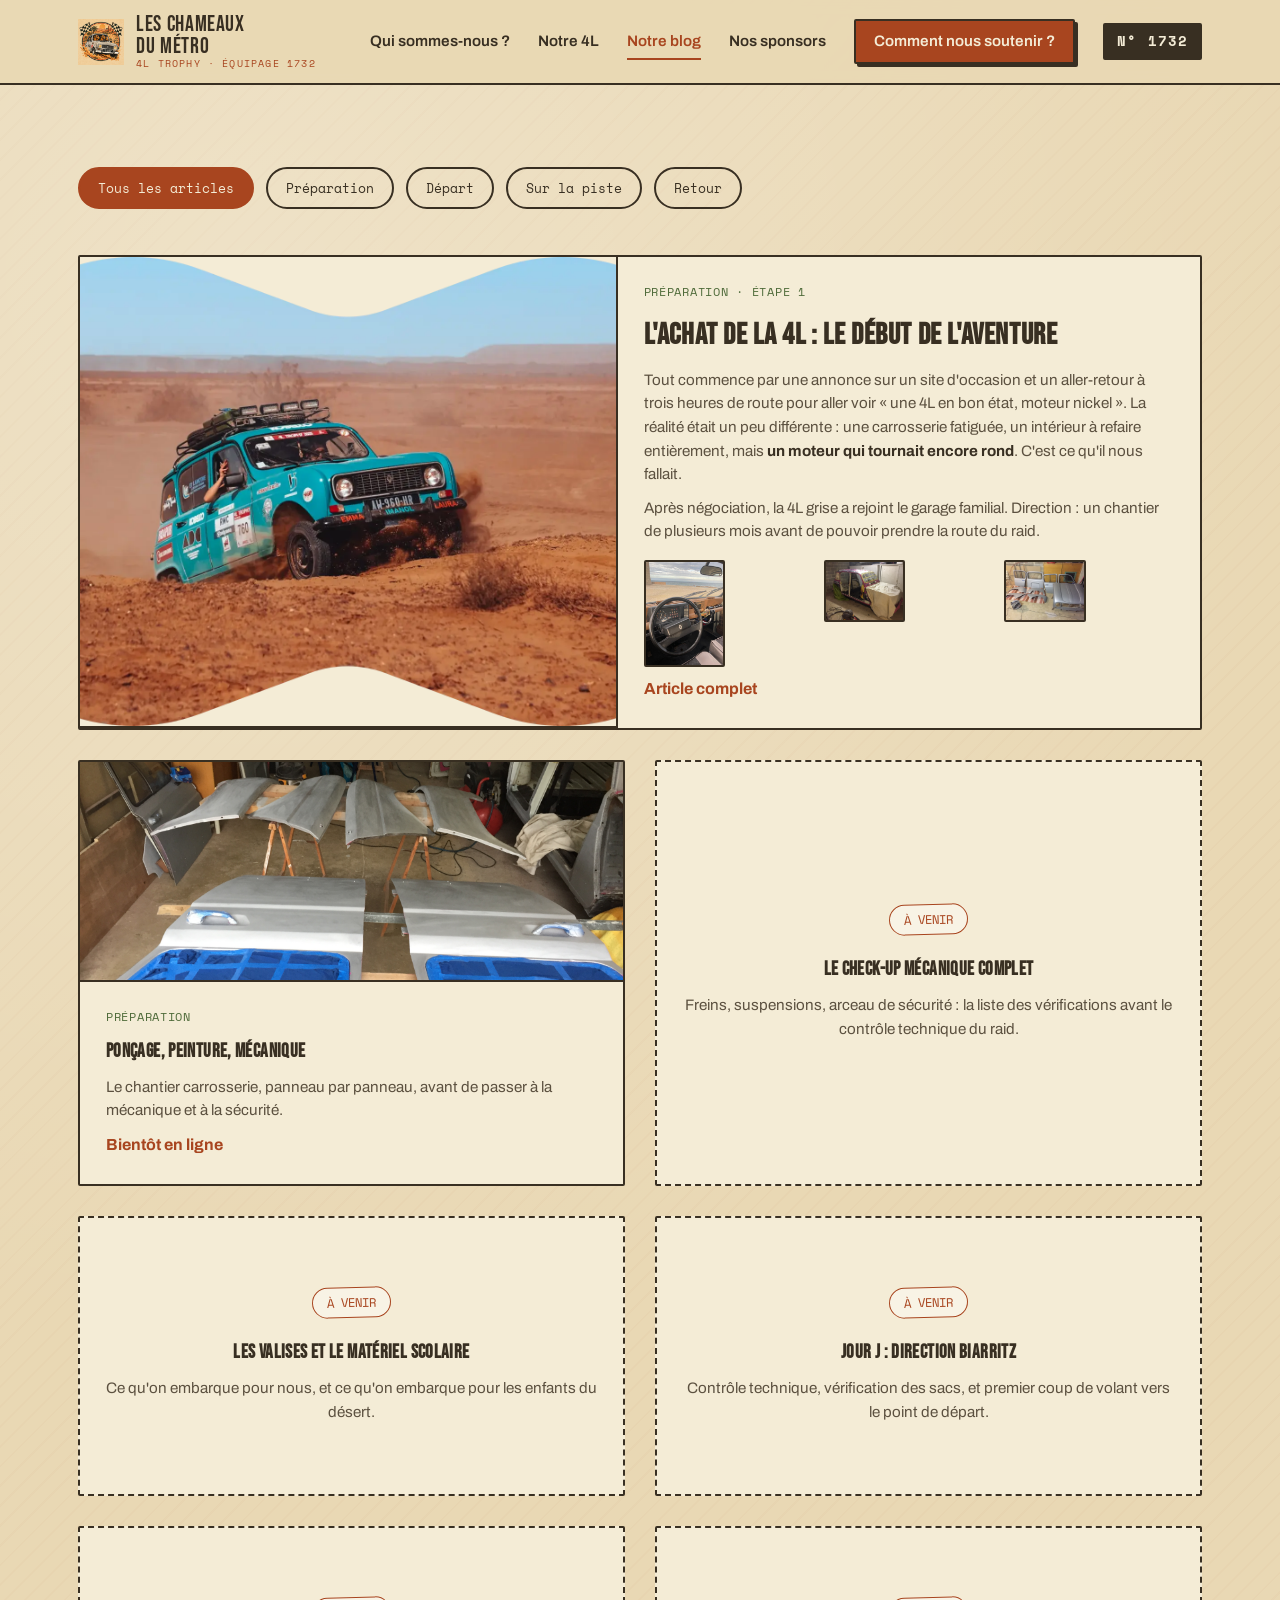
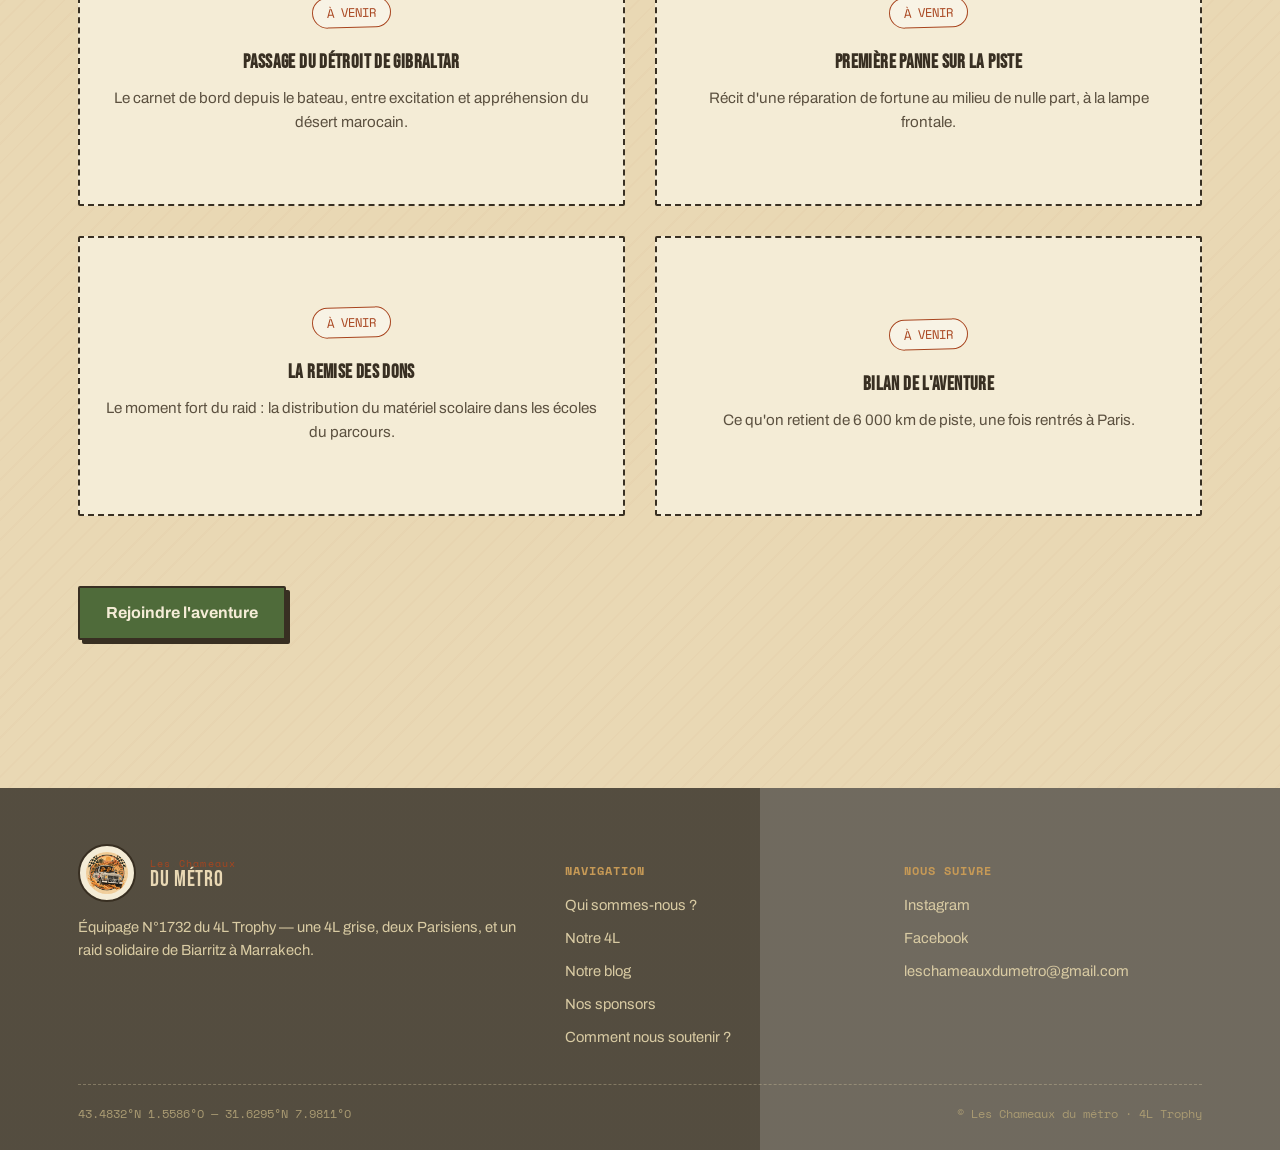
<file: blog.html>
<!DOCTYPE html>
<html lang="fr">
<head>
<meta charset="UTF-8">
<meta name="viewport" content="width=device-width, initial-scale=1.0">
<title>Le carnet de bord — Les Chameaux du métro</title>
<meta name="description" content="Le blog de l'équipage 1732 : préparation, départ et raid du 4L Trophy.">
<link rel="icon" type="image/png" href="images/logo.png">
<link rel="stylesheet" href="style.css">
<link rel="stylesheet" href="style-ajouts.css">
</head>
<body>

<header class="site-header">
  <nav class="nav">
    <a href="index.html" class="brand">
      <img src="images/logo.png" alt="Logo Les Chameaux du métro">
      <span class="brand-text">Les Chameaux<br>du métro<span>4L TROPHY · ÉQUIPAGE 1732</span></span>
    </a>
    <button class="nav-toggle" id="navToggle" aria-label="Ouvrir le menu">☰</button>
    <div class="nav-links" id="navLinks">
      <a href="index.html">Qui sommes-nous ?</a>
      <a href="notre-4l.html">Notre 4L</a>
      <a href="blog.html" class="current">Notre blog</a>
      <a href="sponsors.html">Nos sponsors</a>
      <a href="soutenir.html">Comment nous soutenir ?</a>
      <span class="plate">N° 1732</span>
    </div>
  </nav>
</header>

<section style="padding-top:48px;">
  <div class="container">

    <div class="filter-bar" id="filterBar">
      <button class="filter-btn active" data-filter="tous">Tous les articles</button>
      <button class="filter-btn" data-filter="preparation">Préparation</button>
      <button class="filter-btn" data-filter="depart">Départ</button>
      <button class="filter-btn" data-filter="piste">Sur la piste</button>
      <button class="filter-btn" data-filter="retour">Retour</button>
    </div>

    <div class="post-grid" id="postGrid">

      <article class="post-card featured" data-category="preparation">
        <img src="images/photo-4l-bleue.webp" alt="Première 4L trouvée pour le raid">
        <div class="txt">
          <span class="post-meta">Préparation · Étape 1</span>
          <h2>L'achat de la 4L : le début de l'aventure</h2>
          <p>Tout commence par une annonce sur un site d'occasion et un aller-retour à trois heures de route pour aller voir « une 4L en bon état, moteur nickel ». La réalité était un peu différente : une carrosserie fatiguée, un intérieur à refaire entièrement, mais <strong>un moteur qui tournait encore rond</strong>. C'est ce qu'il nous fallait.</p>
          <p>Après négociation, la 4L grise a rejoint le garage familial. Direction : un chantier de plusieurs mois avant de pouvoir prendre la route du raid.</p>
          <div class="post-gallery">
            <img src="images/Vue-intereiru4L.jpg" alt="Intérieur de la 4L avant restauration">
            <img src="images/Vuevoituregarageavecbacheenponsage.JPG" alt="La 4L bâchée pendant le ponçage">
            <img src="images/Vuepiecedansgaragedéjarepeinteengrise.JPG" alt="Pièce de carrosserie repeinte en gris">
          </div>
          <span class="read-more">Article complet</span>
        </div>
      </article>

      <article class="post-card" data-category="preparation">
        <img src="images/Vue-partievoiturerepeintedanslegarage.JPG" alt="Carrosserie de la 4L en cours de peinture">
        <div class="txt">
          <span class="post-meta">Préparation</span>
          <h3>Ponçage, peinture, mécanique</h3>
          <p>Le chantier carrosserie, panneau par panneau, avant de passer à la mécanique et à la sécurité.</p>
          <span class="read-more">Bientôt en ligne</span>
        </div>
      </article>

      <article class="post-card soon" data-category="preparation">
        <div class="txt">
          <span class="stamp">À VENIR</span>
          <h3>Le check-up mécanique complet</h3>
          <p>Freins, suspensions, arceau de sécurité : la liste des vérifications avant le contrôle technique du raid.</p>
        </div>
      </article>

      <article class="post-card soon" data-category="depart">
        <div class="txt">
          <span class="stamp">À VENIR</span>
          <h3>Les valises et le matériel scolaire</h3>
          <p>Ce qu'on embarque pour nous, et ce qu'on embarque pour les enfants du désert.</p>
        </div>
      </article>

      <article class="post-card soon" data-category="depart">
        <div class="txt">
          <span class="stamp">À VENIR</span>
          <h3>Jour J : direction Biarritz</h3>
          <p>Contrôle technique, vérification des sacs, et premier coup de volant vers le point de départ.</p>
        </div>
      </article>

      <article class="post-card soon" data-category="piste">
        <div class="txt">
          <span class="stamp">À VENIR</span>
          <h3>Passage du détroit de Gibraltar</h3>
          <p>Le carnet de bord depuis le bateau, entre excitation et appréhension du désert marocain.</p>
        </div>
      </article>

      <article class="post-card soon" data-category="piste">
        <div class="txt">
          <span class="stamp">À VENIR</span>
          <h3>Première panne sur la piste</h3>
          <p>Récit d'une réparation de fortune au milieu de nulle part, à la lampe frontale.</p>
        </div>
      </article>

      <article class="post-card soon" data-category="retour">
        <div class="txt">
          <span class="stamp">À VENIR</span>
          <h3>La remise des dons</h3>
          <p>Le moment fort du raid : la distribution du matériel scolaire dans les écoles du parcours.</p>
        </div>
      </article>

      <article class="post-card soon" data-category="retour">
        <div class="txt">
          <span class="stamp">À VENIR</span>
          <h3>Bilan de l'aventure</h3>
          <p>Ce qu'on retient de 6 000 km de piste, une fois rentrés à Paris.</p>
        </div>
      </article>

    </div>

    <div class="cta-row" style="margin-bottom:60px;">
      <a href="soutenir.html" class="btn oasis">Rejoindre l'aventure</a>
    </div>
  </div>
</section>

<footer class="site-footer">
  <img class="footer-watermark" src="images/logo.png" alt="">
  <div class="container">
    <div class="footer-grid">
      <div>
        <div class="footer-brand">
          <img src="images/logo.png" alt="Logo Les Chameaux du métro">
          <span class="brand-text"><span class="footer-brand-highlight">Les Chameaux</span> du métro</span>
        </div>
        <p>Équipage N°1732 du 4L Trophy — une 4L grise, deux Parisiens, et un raid solidaire de Biarritz à Marrakech.</p>
      </div>
      <div>
        <h4>NAVIGATION</h4>
        <div class="footer-links">
          <a href="index.html">Qui sommes-nous ?</a>
          <a href="notre-4l.html">Notre 4L</a>
          <a href="blog.html">Notre blog</a>
          <a href="sponsors.html">Nos sponsors</a>
          <a href="soutenir.html">Comment nous soutenir ?</a>
        </div>
      </div>
      <div>
        <h4>NOUS SUIVRE</h4>
        <div class="footer-links">
          <a href="https://www.instagram.com/lesch4meauxdumetro/" target="_blank" rel="noopener">Instagram</a>
          <a href="https://www.facebook.com/profile.php?id=61594363650555&locale=fr_FR" target="_blank" rel="noopener">Facebook</a>
          <a href="mailto:leschameauxdumetro@gmail.com">leschameauxdumetro@gmail.com</a>
        </div>
      </div>
    </div>
    <div class="footer-bottom">
      <span>43.4832°N 1.5586°O — 31.6295°N 7.9811°O</span>
      <span>© Les Chameaux du métro · 4L Trophy</span>
    </div>
  </div>
</footer>

<script src="script.js"></script>
</body>
</html>
</file>
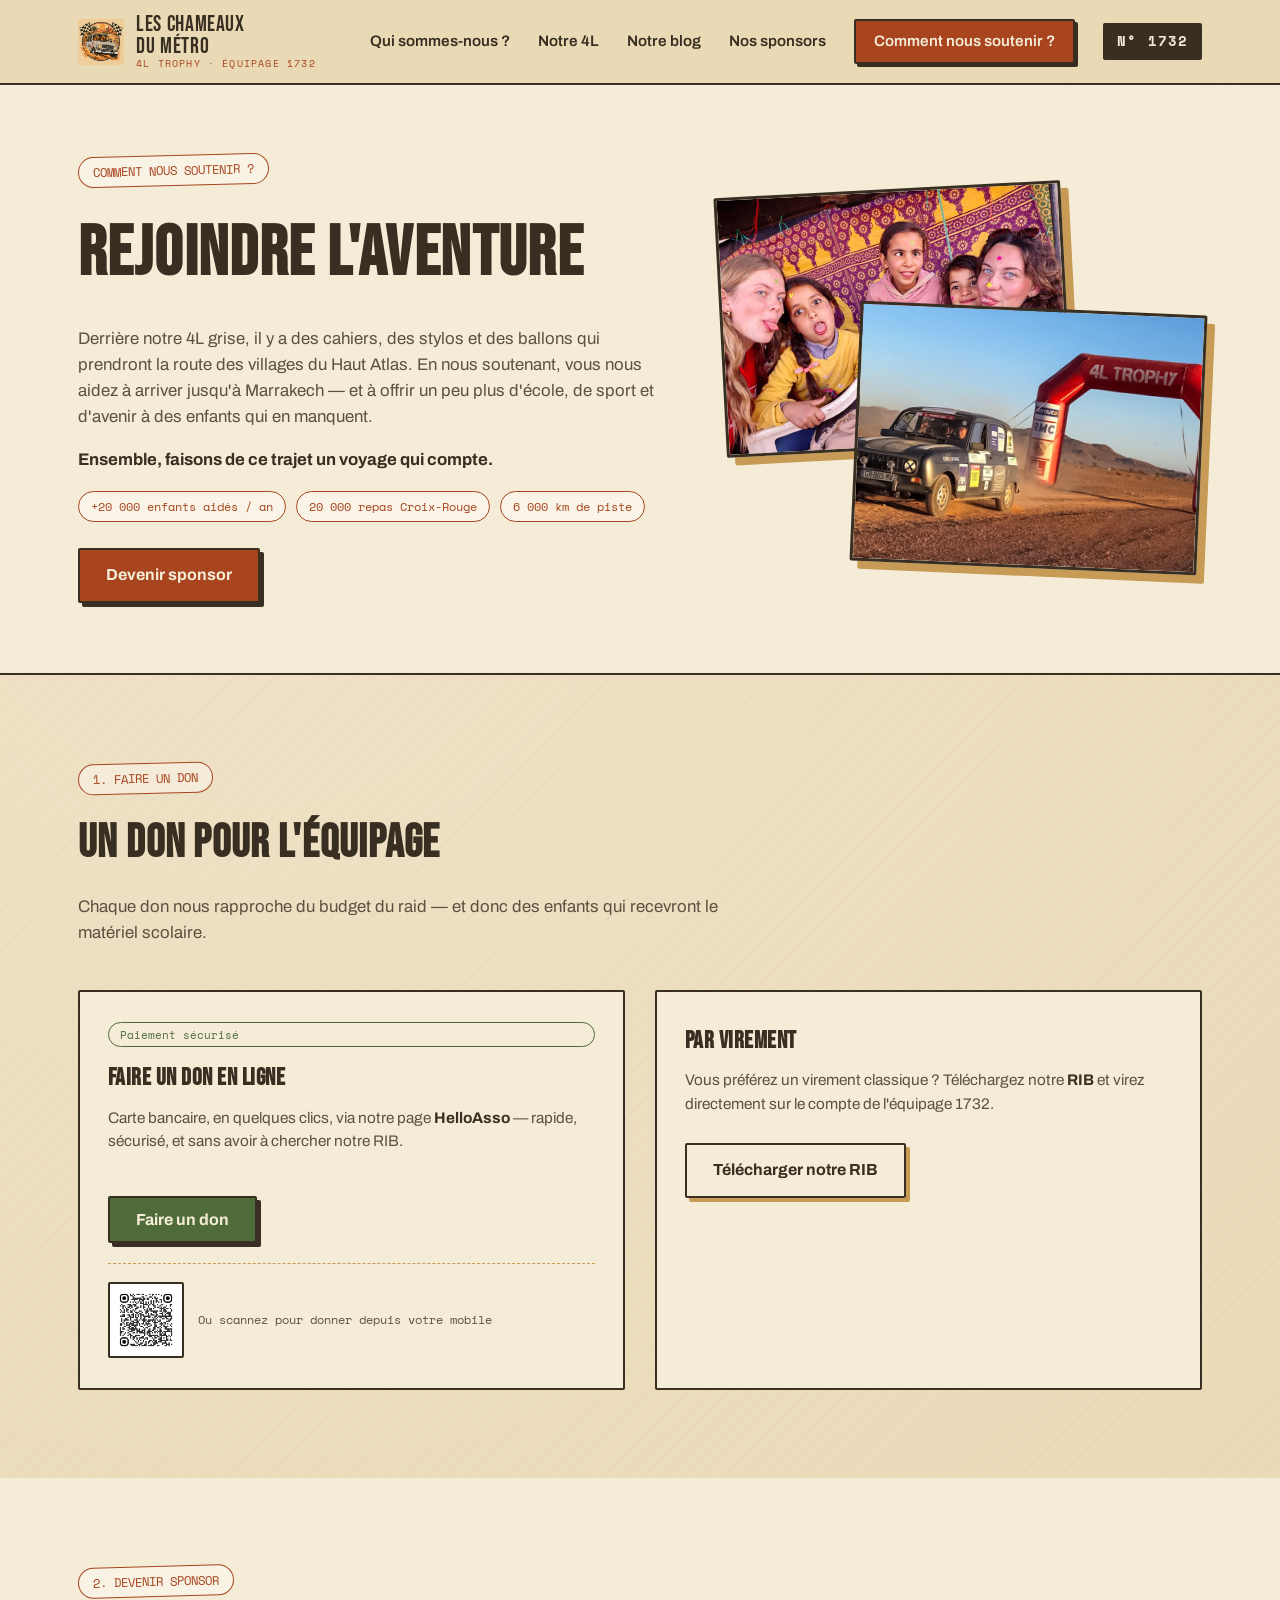
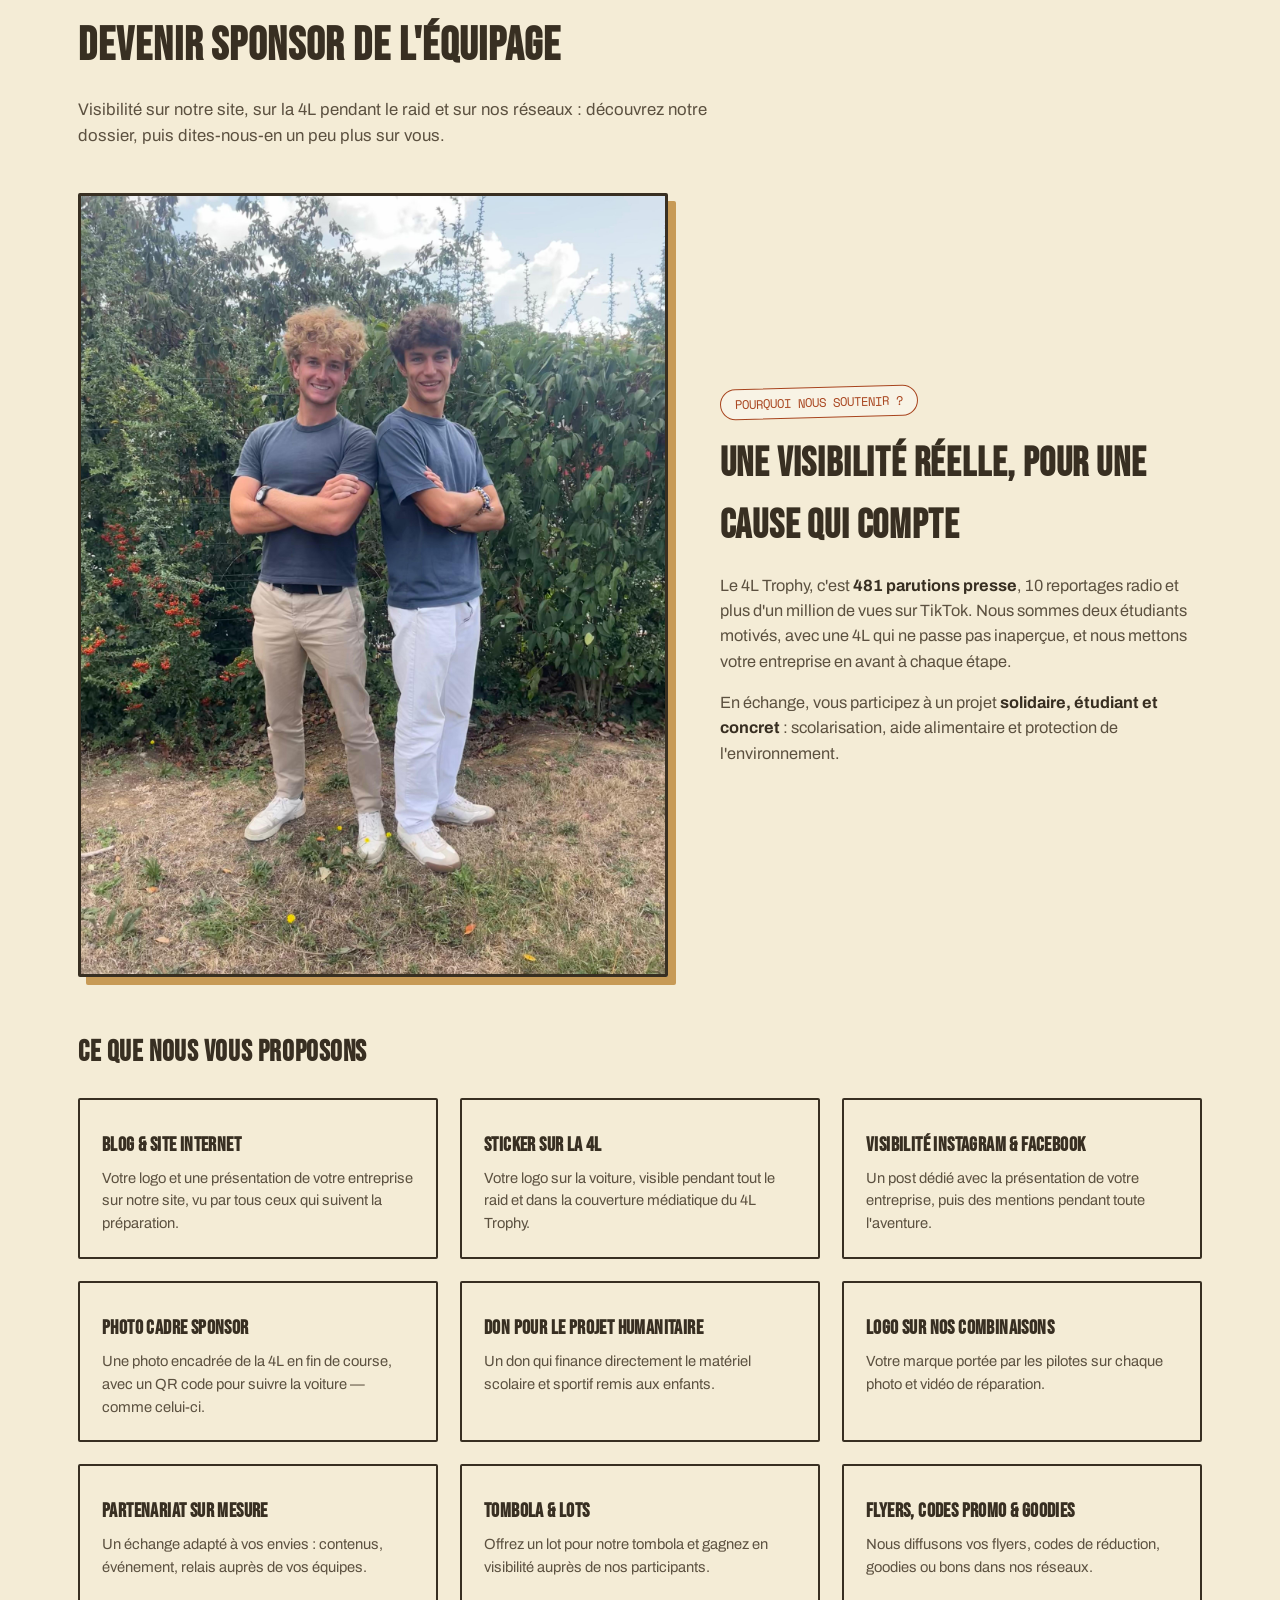
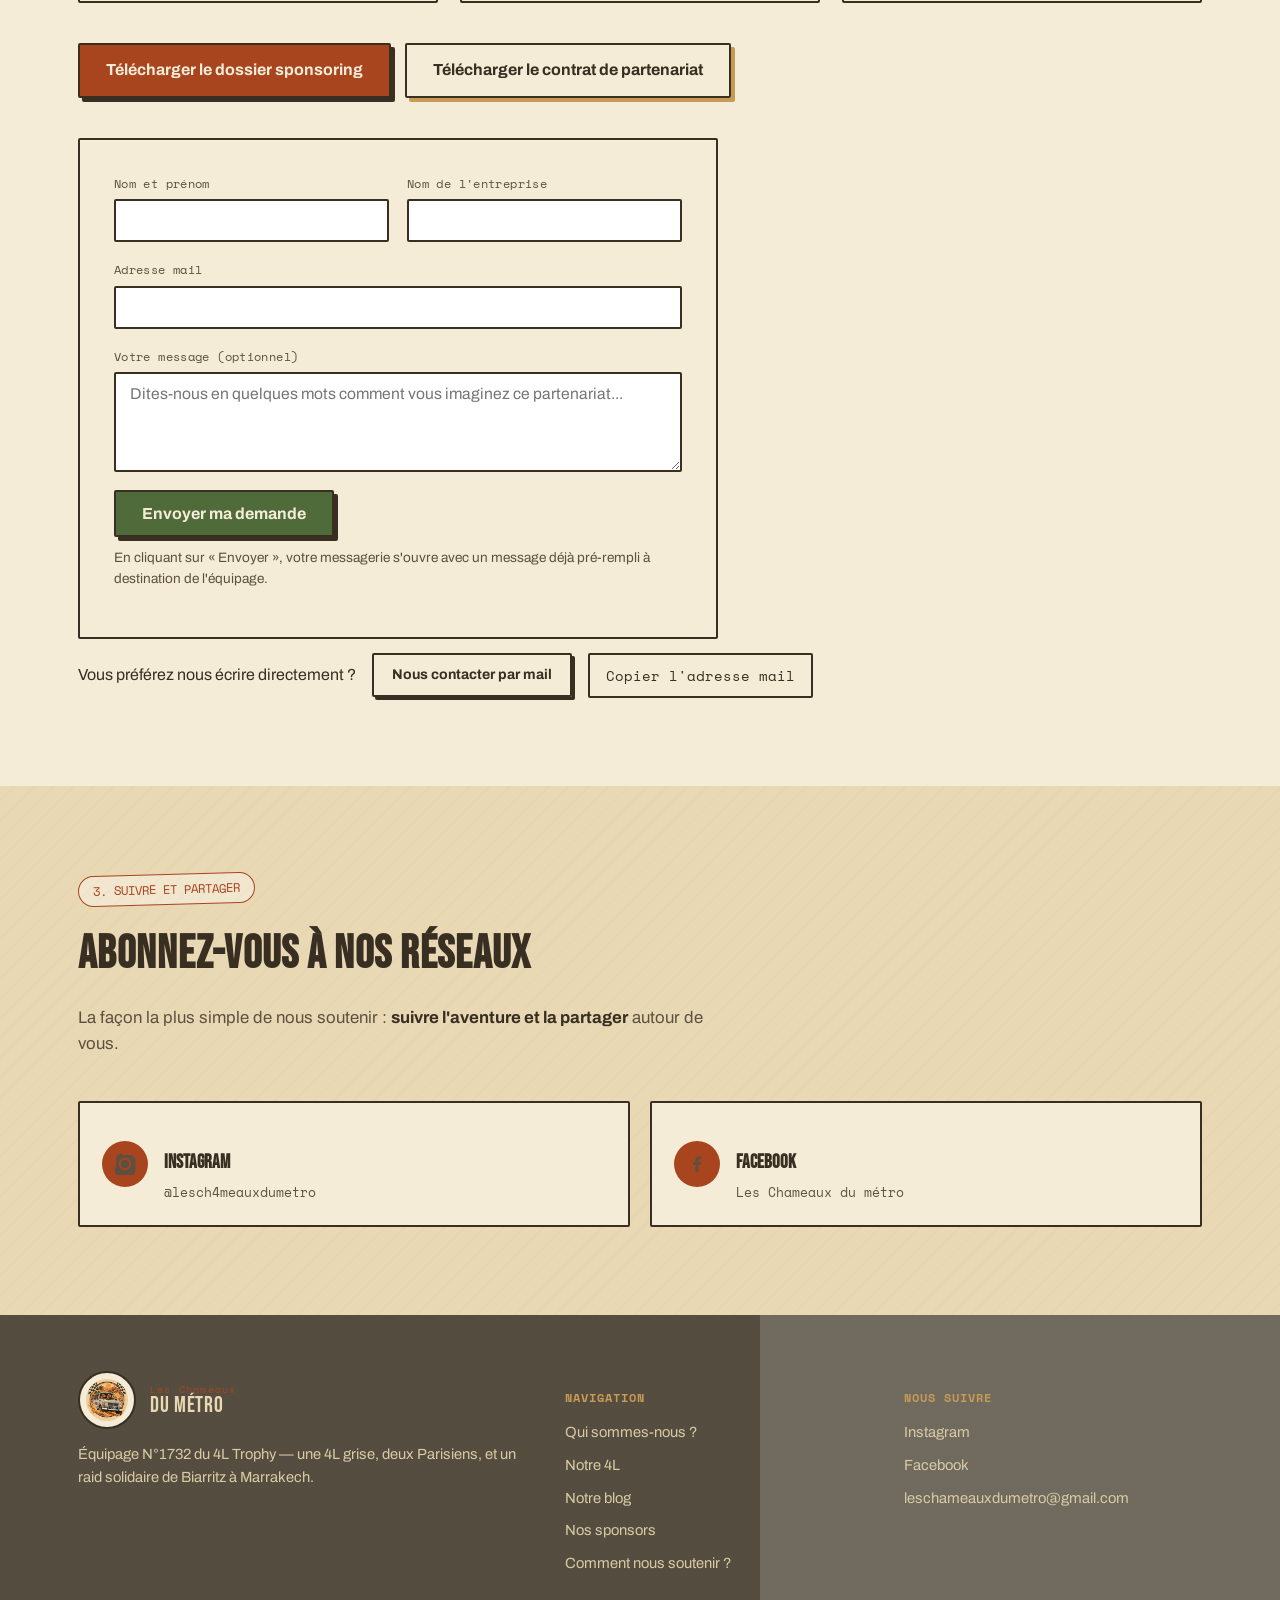
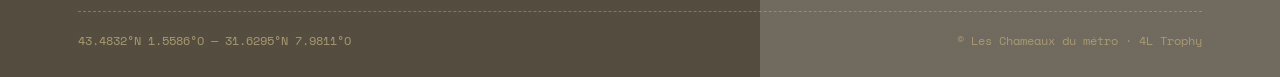
<file: soutenir.html>
<!DOCTYPE html>
<html lang="fr">
<head>
<meta charset="UTF-8">
<meta name="viewport" content="width=device-width, initial-scale=1.0">
<title>Comment nous soutenir — Les Chameaux du métro</title>
<meta name="description" content="Faites un don, devenez sponsor ou suivez l'équipage 1732 sur les réseaux — toutes les façons de soutenir Les Chameaux du métro.">
<link rel="icon" type="image/png" href="images/logo.png">
<link rel="stylesheet" href="style.css">
<link rel="stylesheet" href="style-ajouts.css">
</head>
<body>

<header class="site-header">
  <nav class="nav">
    <a href="index.html" class="brand">
      <img src="images/logo.png" alt="Logo Les Chameaux du métro">
      <span class="brand-text">Les Chameaux<br>du métro<span>4L TROPHY · ÉQUIPAGE 1732</span></span>
    </a>
    <button class="nav-toggle" id="navToggle" aria-label="Ouvrir le menu">☰</button>
    <div class="nav-links" id="navLinks">
      <a href="index.html">Qui sommes-nous ?</a>
      <a href="notre-4l.html">Notre 4L</a>
      <a href="blog.html">Notre blog</a>
      <a href="sponsors.html">Nos sponsors</a>
      <a href="soutenir.html" class="current">Comment nous soutenir ?</a>
      <span class="plate">N° 1732</span>
    </div>
  </nav>
</header>

<section class="join-hero">
  <div class="container">
    <div>
      <span class="stamp">COMMENT NOUS SOUTENIR ?</span>
      <h1>Rejoindre l'aventure</h1>
      <p>Derrière notre 4L grise, il y a des cahiers, des stylos et des ballons qui prendront la route des villages du Haut Atlas. En nous soutenant, vous nous aidez à arriver jusqu'à Marrakech — et à offrir un peu plus d'école, de sport et d'avenir à des enfants qui en manquent.</p>
      <p><strong>Ensemble, faisons de ce trajet un voyage qui compte.</strong></p>
      <div class="join-pills"><span>+20 000 enfants aidés / an</span><span>20 000 repas Croix-Rouge</span><span>6 000 km de piste</span></div>
      <a href="#sponsor" class="btn">Devenir sponsor</a>
    </div>
    <div class="join-photos">
      <img src="images/enfants-du-desert.jpg" alt="Enfants du désert marocain">
      <img src="images/belle-image-4L-dans-le-desert.jpg" alt="4L dans le désert">
    </div>
  </div>
</section>

<!-- ===== Faire un don ===== -->
<section>
  <div class="container">
    <div class="section-head">
      <span class="stamp">1. FAIRE UN DON</span>
      <h2>Un don pour l'équipage</h2>
      <p>Chaque don nous rapproche du budget du raid — et donc des enfants qui recevront le matériel scolaire.</p>
    </div>
    <div class="support-grid">
      <div class="support-card ha-card">
        <span class="support-badge">Paiement sécurisé</span>
        <h3>Faire un don en ligne</h3>
        <p>Carte bancaire, en quelques clics, via notre page <strong>HelloAsso</strong> — rapide, sécurisé, et sans avoir à chercher notre RIB.</p>
        <div class="support-actions">
          <button type="button" class="btn oasis" data-open-ha>Faire un don</button>
        </div>
        <div class="qr-box">
          <img src="images/qr.png" alt="QR code vers notre page de don HelloAsso">
          <span>Ou scannez pour donner depuis votre mobile</span>
        </div>
      </div>
      <div class="support-card">
        <h3>Par virement</h3>
        <p>Vous préférez un virement classique ? Téléchargez notre <strong>RIB</strong> et virez directement sur le compte de l'équipage 1732.</p>
        <div class="support-actions">
          <a href="pdf/RIB-Les-Chameaux-du-metro.pdf" class="btn ghost" download>Télécharger notre RIB</a>
        </div>
      </div>
    </div>
  </div>
</section>

<!-- ===== Devenir sponsor ===== -->
<section class="alt-bg" id="sponsor">
  <div class="container">
    <div class="section-head">
      <span class="stamp">2. DEVENIR SPONSOR</span>
      <h2>Devenir sponsor de l'équipage</h2>
      <p>Visibilité sur notre site, sur la 4L pendant le raid et sur nos réseaux : découvrez notre dossier, puis dites-nous-en un peu plus sur vous.</p>
    </div>

    <div class="why-block">
      <div class="story-grid">
        <img src="images/theo-et-antoine.jpeg" alt="Théophile et Antoine, équipage 1732">
        <div class="story-text">
          <span class="stamp">POURQUOI NOUS SOUTENIR ?</span>
          <h3>Une visibilité réelle, pour une cause qui compte</h3>
          <p>Le 4L Trophy, c'est <strong>481 parutions presse</strong>, 10 reportages radio et plus d'un million de vues sur TikTok. Nous sommes deux étudiants motivés, avec une 4L qui ne passe pas inaperçue, et nous mettons votre entreprise en avant à chaque étape.</p>
          <p>En échange, vous participez à un projet <strong>solidaire, étudiant et concret</strong> : scolarisation, aide alimentaire et protection de l'environnement.</p>
        </div>
      </div>
    </div>

    <h3 style="font-size:1.8rem;margin-bottom:22px;">Ce que nous vous proposons</h3>
    <div class="perks-grid">
      <div class="perk"><div class="perk-ico"></div><h4>Blog &amp; site internet</h4><p>Votre logo et une présentation de votre entreprise sur notre site, vu par tous ceux qui suivent la préparation.</p></div>
      <div class="perk"><div class="perk-ico"></div><h4>Sticker sur la 4L</h4><p>Votre logo sur la voiture, visible pendant tout le raid et dans la couverture médiatique du 4L Trophy.</p></div>
      <div class="perk"><div class="perk-ico"></div><h4>Visibilité Instagram &amp; Facebook</h4><p>Un post dédié avec la présentation de votre entreprise, puis des mentions pendant toute l'aventure.</p></div>
      <div class="perk perk-qr"><div class="perk-ico"></div><h4>Photo cadre sponsor</h4><p>Une photo encadrée de la 4L en fin de course, avec un QR code pour suivre la voiture — comme celui-ci.</p></div>
      <div class="perk"><div class="perk-ico"></div><h4>Don pour le projet humanitaire</h4><p>Un don qui finance directement le matériel scolaire et sportif remis aux enfants.</p></div>
      <div class="perk"><div class="perk-ico"></div><h4>Logo sur nos combinaisons</h4><p>Votre marque portée par les pilotes sur chaque photo et vidéo de réparation.</p></div>
      <div class="perk"><div class="perk-ico"></div><h4>Partenariat sur mesure</h4><p>Un échange adapté à vos envies : contenus, événement, relais auprès de vos équipes.</p></div>
      <div class="perk"><div class="perk-ico"></div><h4>Tombola &amp; lots</h4><p>Offrez un lot pour notre tombola et gagnez en visibilité auprès de nos participants.</p></div>
      <div class="perk"><div class="perk-ico"></div><h4>Flyers, codes promo &amp; goodies</h4><p>Nous diffusons vos flyers, codes de réduction, goodies ou bons dans nos réseaux.</p></div>
    </div>

  
    <div class="support-actions" style="margin-bottom:40px;">
      <a href="pdf/Dossier Sponsor 4l Trophy.pdf" class="btn" download>Télécharger le dossier sponsoring</a>
      <a href="pdf/Contrat_de_partenariat_Les_Chameaux_du_Metro_A4_RECTO_IMPRESSION.pdf" class="btn ghost" download>Télécharger le contrat de partenariat</a>
    </div>

    <form class="form-card" id="sponsorForm">
      <div class="form-row">
        <div class="form-field">
          <label for="nom">Nom et prénom</label>
          <input type="text" id="nom" name="nom" required>
        </div>
        <div class="form-field">
          <label for="entreprise">Nom de l'entreprise</label>
          <input type="text" id="entreprise" name="entreprise" required>
        </div>
      </div>
      <div class="form-field">
        <label for="email">Adresse mail</label>
        <input type="email" id="email" name="email" required>
      </div>
      <div class="form-field">
        <label for="message">Votre message (optionnel)</label>
        <textarea id="message" name="message" placeholder="Dites-nous en quelques mots comment vous imaginez ce partenariat..."></textarea>
      </div>
      <button type="submit" class="btn oasis">Envoyer ma demande</button>
      <p class="form-note">En cliquant sur « Envoyer », votre messagerie s'ouvre avec un message déjà pré-rempli à destination de l'équipage.</p>
    </form>

    <div class="contact-row">
      <span>Vous préférez nous écrire directement ?</span>
      <a href="mailto:leschameauxdumetro@gmail.com" class="btn small ghost">Nous contacter par mail</a>
      <button class="copy-email" data-email="leschameauxdumetro@gmail.com">Copier l'adresse mail</button>
    </div>
  </div>
</section>

<!-- ===== Suivre et partager ===== -->
<section>
  <div class="container">
    <div class="section-head">
      <span class="stamp">3. SUIVRE ET PARTAGER</span>
      <h2>Abonnez-vous à nos réseaux</h2>
      <p>La façon la plus simple de nous soutenir : <strong>suivre l'aventure et la partager</strong> autour de vous.</p>
    </div>
    <div class="social-grid">
      <a class="social-card" href="https://www.instagram.com/lesch4meauxdumetro/" target="_blank" rel="noopener">
        <span class="social-icon">
          <svg viewBox="0 0 24 24"><path d="M12 2.2c3.2 0 3.6 0 4.85.07 1.17.05 2.02.24 2.75.52a5.5 5.5 0 0 1 2 1.3 5.5 5.5 0 0 1 1.3 2c.28.73.47 1.58.52 2.75.06 1.25.07 1.65.07 4.85s0 3.6-.07 4.85c-.05 1.17-.24 2.02-.52 2.75a5.5 5.5 0 0 1-1.3 2 5.5 5.5 0 0 1-2 1.3c-.73.28-1.58.47-2.75.52-1.25.06-1.65.07-4.85.07s-3.6 0-4.85-.07c-1.17-.05-2.02-.24-2.75-.52a5.5 5.5 0 0 1-2-1.3 5.5 5.5 0 0 1-1.3-2c-.28-.73-.47-1.58-.52-2.75C2.2 15.6 2.2 15.2 2.2 12s0-3.6.07-4.85c.05-1.17.24-2.02.52-2.75a5.5 5.5 0 0 1 1.3-2 5.5 5.5 0 0 1 2-1.3c.73-.28 1.58-.47 2.75-.52C8.4 2.2 8.8 2.2 12 2.2Zm0 3a6.8 6.8 0 1 0 0 13.6 6.8 6.8 0 0 0 0-13.6Zm0 2.16a4.64 4.64 0 1 1 0 9.28 4.64 4.64 0 0 1 0-9.28Zm7.06-2.4a1.59 1.59 0 1 1-3.18 0 1.59 1.59 0 0 1 3.18 0Z"/></svg>
        </span>
        <div>
          <h4>Instagram</h4>
          <span>@lesch4meauxdumetro</span>
        </div>
      </a>
      <a class="social-card" href="https://www.facebook.com/profile.php?id=61594363650555&locale=fr_FR" target="_blank" rel="noopener">
        <span class="social-icon">
          <svg viewBox="0 0 24 24"><path d="M13.5 21v-7.9h2.65l.4-3.08h-3.05V8.05c0-.89.25-1.5 1.52-1.5h1.63V3.8c-.28-.04-1.25-.12-2.37-.12-2.35 0-3.96 1.43-3.96 4.06v2.27H7.65v3.08h2.67V21h3.18Z"/></svg>
        </span>
        <div>
          <h4>Facebook</h4>
          <span>Les Chameaux du métro</span>
        </div>
      </a>
    </div>
  </div>
</section>

<footer class="site-footer">
  <img class="footer-watermark" src="images/logo.png" alt="">
  <div class="container">
    <div class="footer-grid">
      <div>
        <div class="footer-brand">
          <img src="images/logo.png" alt="Logo Les Chameaux du métro">
          <span class="brand-text"><span class="footer-brand-highlight">Les Chameaux</span> du métro</span>
        </div>
        <p>Équipage N°1732 du 4L Trophy — une 4L grise, deux Parisiens, et un raid solidaire de Biarritz à Marrakech.</p>
      </div>
      <div>
        <h4>NAVIGATION</h4>
        <div class="footer-links">
          <a href="index.html">Qui sommes-nous ?</a>
          <a href="notre-4l.html">Notre 4L</a>
          <a href="blog.html">Notre blog</a>
          <a href="sponsors.html">Nos sponsors</a>
          <a href="soutenir.html">Comment nous soutenir ?</a>
        </div>
      </div>
      <div>
        <h4>NOUS SUIVRE</h4>
        <div class="footer-links">
          <a href="https://www.instagram.com/lesch4meauxdumetro/" target="_blank" rel="noopener">Instagram</a>
          <a href="https://www.facebook.com/profile.php?id=61594363650555&locale=fr_FR" target="_blank" rel="noopener">Facebook</a>
          <a href="mailto:leschameauxdumetro@gmail.com">leschameauxdumetro@gmail.com</a>
        </div>
      </div>
    </div>
    <div class="footer-bottom">
      <span>43.4832°N 1.5586°O — 31.6295°N 7.9811°O</span>
      <span>© Les Chameaux du métro · 4L Trophy</span>
    </div>
  </div>
</footer>

<!-- ===== Widget de don HelloAsso (modale) ===== -->
<div id="haWidgetModal" style="position: fixed; inset: 0; display: none; align-items: center; justify-content: center; backdrop-filter: blur(15px) brightness(0.5); z-index: 2147483647;">
  <button id="closeHaWidgetBtn" aria-label="Fermer" style="position: absolute; top: .5rem; right: 1.5rem; z-index: 2147483648; background: #EFEFF4; border: none; border-radius: 50%; width: 48px; height: 48px; display: flex; align-items: center; justify-content: center; cursor: pointer; box-shadow: 0 2px 8px rgba(0,0,0,0.08);">
    <svg xmlns="http://www.w3.org/2000/svg" width="24" height="24" viewBox="0 0 24 24" fill="none" stroke="currentColor" stroke-width="2" stroke-linecap="round" stroke-linejoin="round"><line x1="18" y1="6" x2="6" y2="18"></line><line x1="6" y1="6" x2="18" y2="18"></line></svg>
  </button>
  <div class="modal-content" style="position: relative; width: 100%; max-width: 950px; height: 100%; overflow: hidden;">
    <iframe
      id="haWidget"
      title="Formulaire de don HelloAsso — Les Chameaux du métro"
      allow="payment 'self' https://paymenthub.helloassopay.com https://helloasso.com"
      src="https://www.helloasso.com/associations/les-chameaux-du-metro/formulaires/1/widget?view=overlay"
      style="width: 100%; height: 100%; border: none; border-radius: 8px;"
    ></iframe>
  </div>
</div>

<script src="script.js"></script>
</body>
</html>
</file>
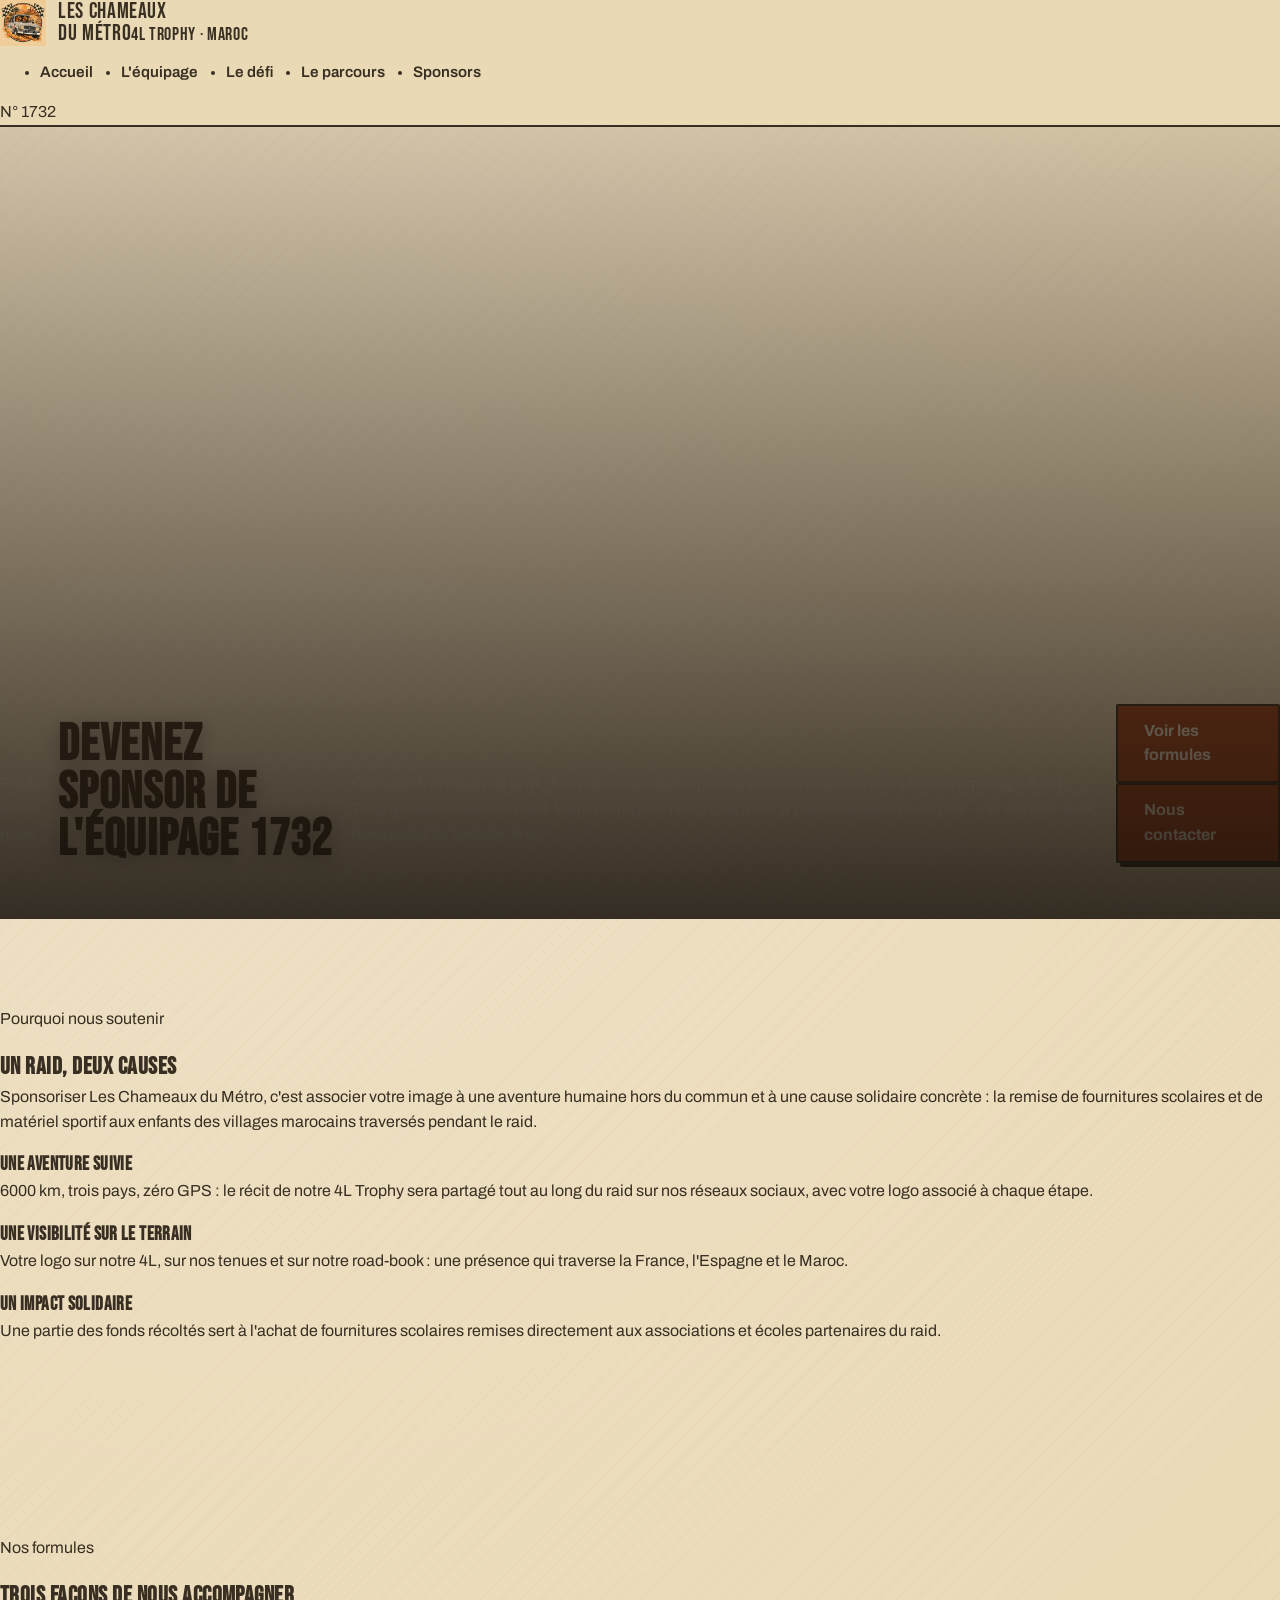
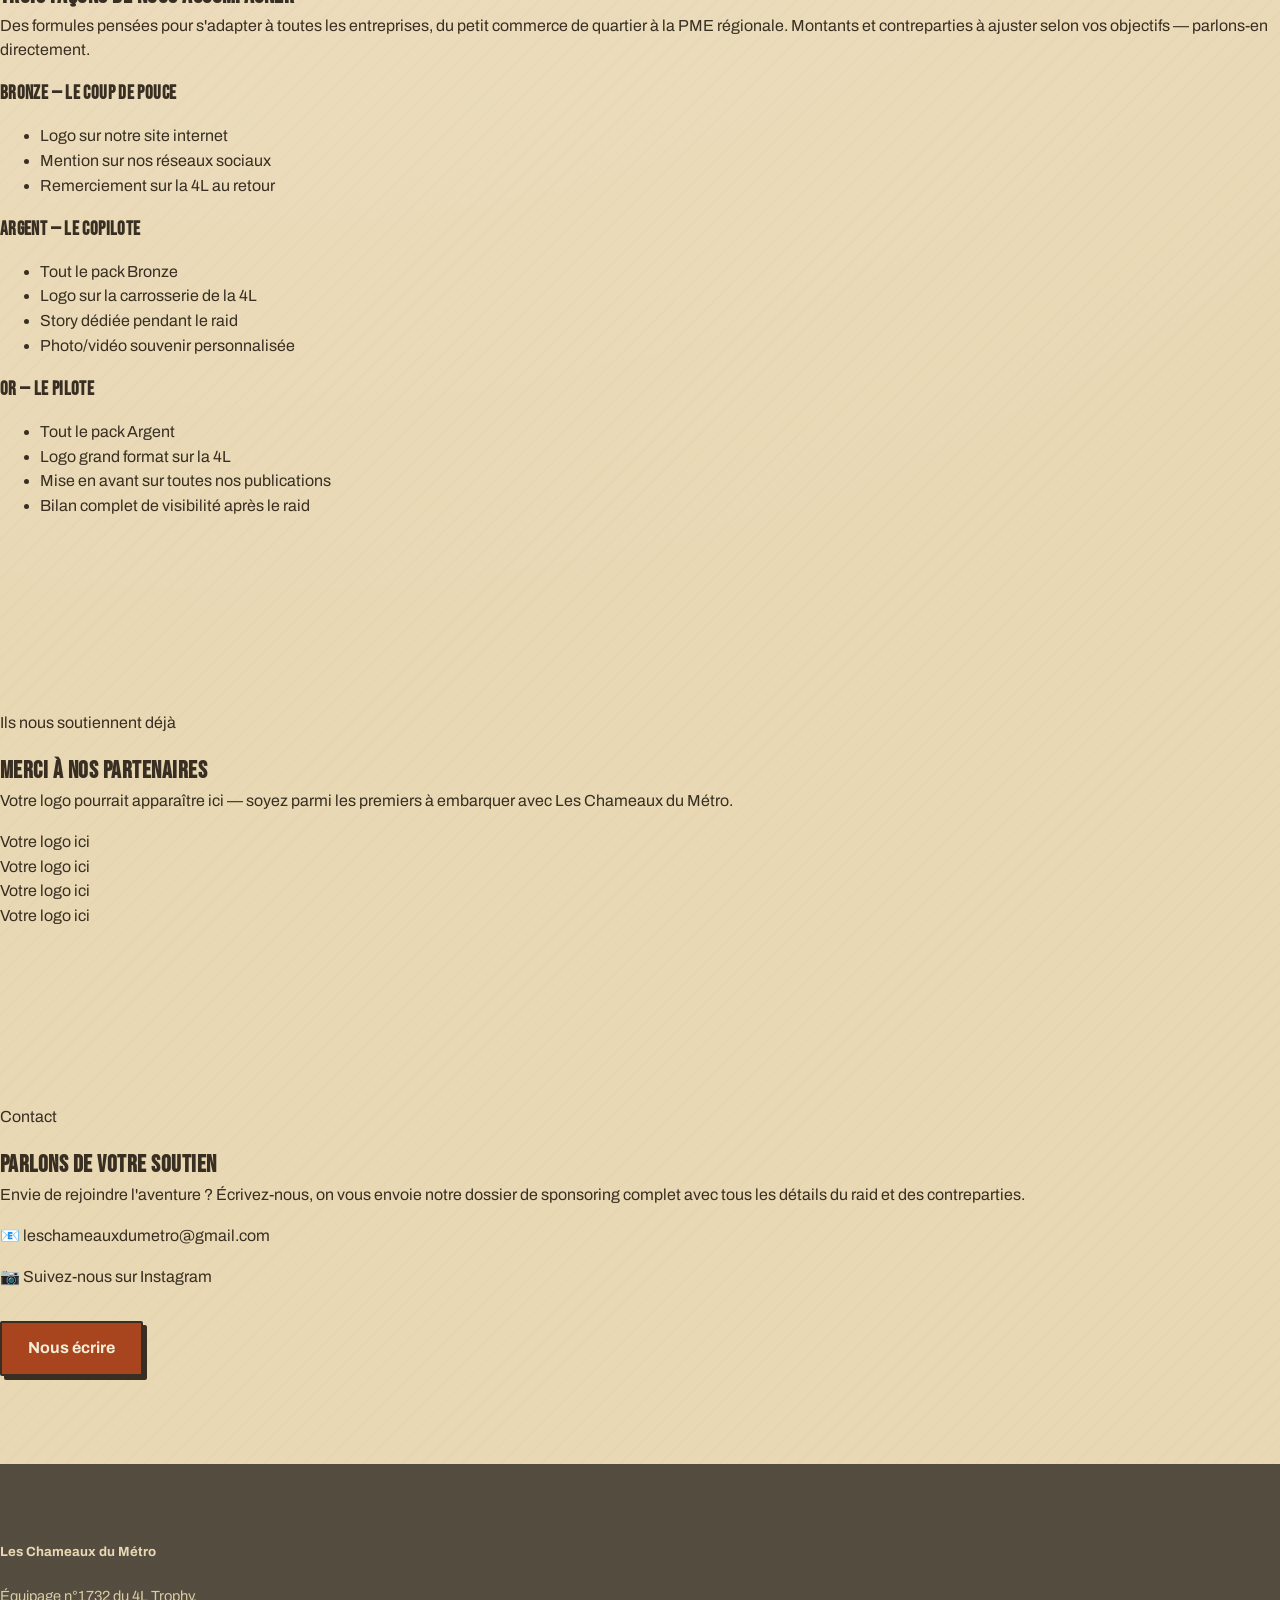
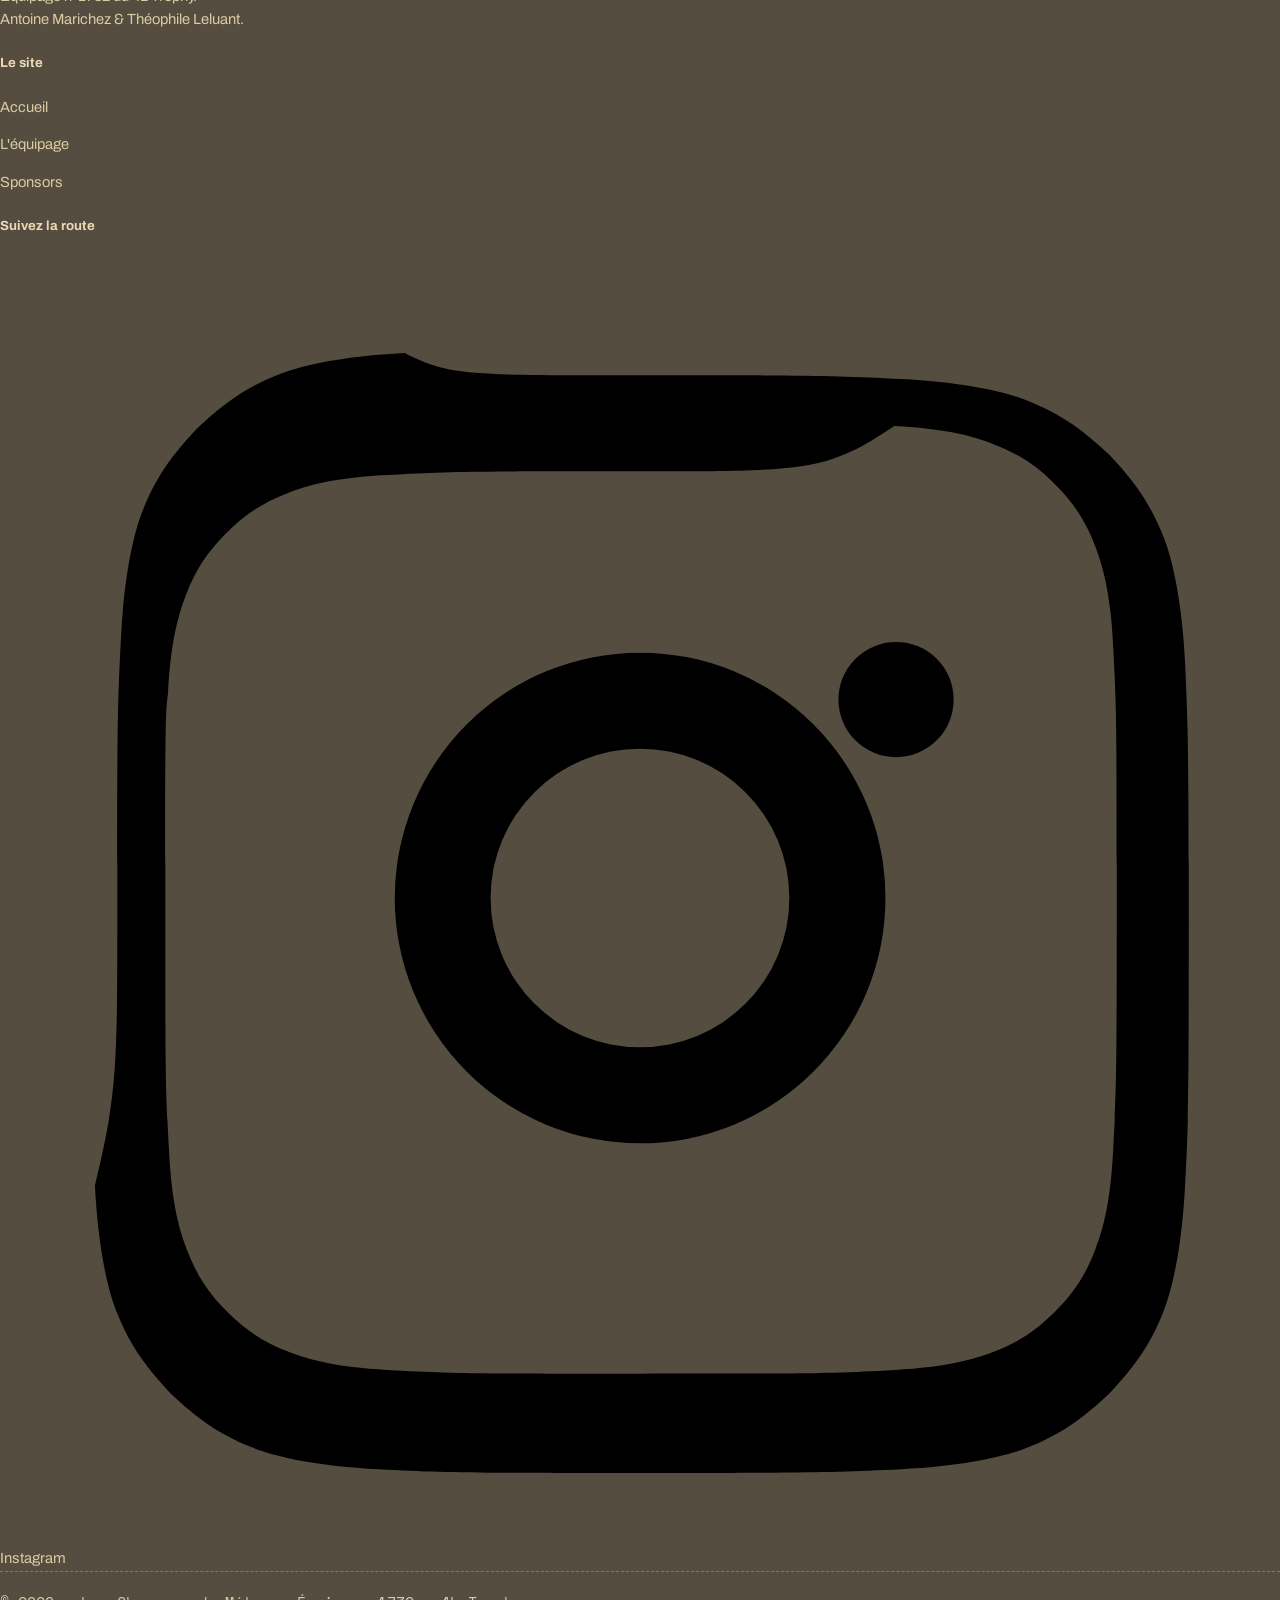
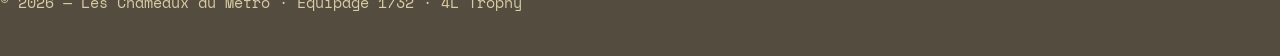
<file: sponsor.html>
<!DOCTYPE html>
<html lang="fr">
<head>
<meta charset="UTF-8">
<meta name="viewport" content="width=device-width, initial-scale=1.0">
<title>Nos sponsors — Les Chameaux du Métro (4L Trophy n°1732)</title>
<meta name="description" content="Devenez sponsor de l'équipage n°1732 du 4L Trophy, Les Chameaux du Métro.">
<link rel="icon" href="images/logo.png">
<link rel="stylesheet" href="style.css">
</head>
<body>

<!-- ============ BANDEAU HAUT ============ -->
<header class="site-header">
  <div class="nav-wrap">
    <a href="index.html" class="brand">
      <img src="images/logo.png" alt="Logo Les Chameaux du Métro">
      <span class="brand-text">LES CHAMEAUX<br>DU MÉTRO<small>4L TROPHY · MAROC</small></span>
    </a>
    <button class="nav-toggle" id="navToggle" aria-expanded="false" aria-controls="navLinks">MENU</button>
    <ul class="nav-links" id="navLinks">
      <li><a href="index.html">Accueil</a></li>
      <li><a href="index.html#equipage">L'équipage</a></li>
      <li><a href="index.html#defi">Le défi</a></li>
      <li><a href="index.html#parcours">Le parcours</a></li>
      <li><a href="sponsor.html" aria-current="page">Sponsors</a></li>
    </ul>
    <span class="bib">N° 1732</span>
  </div>
  <div class="checker"></div>
</header>

<!-- ============ HERO SPONSOR ============ -->
<section class="hero" style="padding-top:3.5rem;padding-bottom:3.5rem;">
  <p class="subtitle">Roulez avec nous</p>
  <h1 style="font-size:clamp(2rem,5vw,3.2rem);">DEVENEZ SPONSOR DE L'ÉQUIPAGE 1732</h1>
  <p class="lead">Carburant, révision de la 4L, fournitures scolaires pour les
  écoles marocaines : chaque équipage du 4L Trophy finance seul son raid.
  Votre entreprise peut nous aider à passer la ligne de départ — et voyager
  avec nous jusqu'au bivouac final.</p>
  <div class="hero-ctas">
    <a href="#formules" class="btn">Voir les formules</a>
    <a href="#contact" class="btn btn-outline">Nous contacter</a>
  </div>
</section>

<!-- ============ POURQUOI NOUS SOUTENIR ============ -->
<section class="section">
  <p class="section-kicker">Pourquoi nous soutenir</p>
  <h2 class="section-title">Un raid, deux causes</h2>
  <p class="section-lede">Sponsoriser Les Chameaux du Métro, c'est associer votre
  image à une aventure humaine hors du commun et à une cause solidaire concrète :
  la remise de fournitures scolaires et de matériel sportif aux enfants des
  villages marocains traversés pendant le raid.</p>

  <div class="crew-grid">
    <article class="crew-card">
      <h3>Une aventure suivie</h3>
      <p>6000 km, trois pays, zéro GPS : le récit de notre 4L Trophy sera
      partagé tout au long du raid sur nos réseaux sociaux, avec votre logo
      associé à chaque étape.</p>
    </article>
    <article class="crew-card">
      <h3>Une visibilité sur le terrain</h3>
      <p>Votre logo sur notre 4L, sur nos tenues et sur notre road-book :
      une présence qui traverse la France, l'Espagne et le Maroc.</p>
    </article>
    <article class="crew-card">
      <h3>Un impact solidaire</h3>
      <p>Une partie des fonds récoltés sert à l'achat de fournitures scolaires
      remises directement aux associations et écoles partenaires du raid.</p>
    </article>
  </div>
</section>

<!-- ============ FORMULES DE SPONSORING ============ -->
<section class="section alt" id="formules">
  <div class="inner">
    <p class="section-kicker">Nos formules</p>
    <h2 class="section-title">Trois façons de nous accompagner</h2>
    <p class="section-lede">Des formules pensées pour s'adapter à toutes les
    entreprises, du petit commerce de quartier à la PME régionale. Montants et
    contreparties à ajuster selon vos objectifs — parlons-en directement.</p>

    <div class="tier-grid">
      <div class="tier-card">
        <h3>Bronze — Le Coup de Pouce</h3>
        <ul>
          <li>Logo sur notre site internet</li>
          <li>Mention sur nos réseaux sociaux</li>
          <li>Remerciement sur la 4L au retour</li>
        </ul>
      </div>
      <div class="tier-card tier-gold">
        <h3>Argent — Le Copilote</h3>
        <ul>
          <li>Tout le pack Bronze</li>
          <li>Logo sur la carrosserie de la 4L</li>
          <li>Story dédiée pendant le raid</li>
          <li>Photo/vidéo souvenir personnalisée</li>
        </ul>
      </div>
      <div class="tier-card">
        <h3>Or — Le Pilote</h3>
        <ul>
          <li>Tout le pack Argent</li>
          <li>Logo grand format sur la 4L</li>
          <li>Mise en avant sur toutes nos publications</li>
          <li>Bilan complet de visibilité après le raid</li>
        </ul>
      </div>
    </div>
  </div>
</section>

<!-- ============ MUR DE LOGOS ============ -->
<section class="section">
  <p class="section-kicker">Ils nous soutiennent déjà</p>
  <h2 class="section-title">Merci à nos partenaires</h2>
  <p class="section-lede">Votre logo pourrait apparaître ici — soyez parmi les
  premiers à embarquer avec Les Chameaux du Métro.</p>
  <div class="logo-wall">
    <div class="logo-slot">Votre logo ici</div>
    <div class="logo-slot">Votre logo ici</div>
    <div class="logo-slot">Votre logo ici</div>
    <div class="logo-slot">Votre logo ici</div>
  </div>
</section>

<!-- ============ CONTACT ============ -->
<section class="section alt" id="contact">
  <div class="inner">
    <p class="section-kicker">Contact</p>
    <h2 class="section-title">Parlons de votre soutien</h2>
    <div class="contact-box">
      <p>Envie de rejoindre l'aventure ? Écrivez-nous, on vous envoie notre
      dossier de sponsoring complet avec tous les détails du raid et des
      contreparties.</p>
      <p>📧 <a href="mailto:leschameauxdumetro@gmail.com">leschameauxdumetro@gmail.com</a></p>
      <p>📷 <a href="https://www.instagram.com/" target="_blank" rel="noopener">Suivez-nous sur Instagram</a></p>
      <a href="mailto:leschameauxdumetro@gmail.com" class="btn" style="margin-top:1rem;">Nous écrire</a>
    </div>
  </div>
</section>

<!-- ============ BANDEAU BAS ============ -->
<footer class="site-footer">
  <div class="footer-inner">
    <div class="footer-col">
      <h5>Les Chameaux du Métro</h5>
      <p>Équipage n°1732 du 4L Trophy.<br>Antoine Marichez &amp; Théophile Leluant.</p>
    </div>
    <div class="footer-col">
      <h5>Le site</h5>
      <p><a href="index.html">Accueil</a></p>
      <p><a href="index.html#equipage">L'équipage</a></p>
      <p><a href="sponsor.html">Sponsors</a></p>
    </div>
    <div class="footer-col">
      <h5>Suivez la route</h5>
      <div class="social-row">
        <a class="social-btn" href="https://www.instagram.com/" target="_blank" rel="noopener">
          <svg viewBox="0 0 24 24"><path d="M12 2.2c3.2 0 3.6 0 4.9.07 1.2.06 2 .25 2.4.42.6.24 1 .53 1.5 1 .47.5.76.9 1 1.5.17.4.36 1.2.42 2.4.06 1.3.07 1.7.07 4.9s0 3.6-.07 4.9c-.06 1.2-.25 2-.42 2.4-.24.6-.53 1-1 1.5-.5.47-.9.76-1.5 1-.4.17-1.2.36-2.4.42-1.3.06-1.7.07-4.9.07s-3.6 0-4.9-.07c-1.2-.06-2-.25-2.4-.42-.6-.24-1-.53-1.5-1-.47-.5-.76-.9-1-1.5-.17-.4-.36-1.2-.42-2.4C2.21 15.6 2.2 15.2 2.2 12s0-3.6.07-4.9c.06-1.2.25-2 .42-2.4.24-.6.53-1 1-1.5.5-.47.9-.76 1.5-1 .4-.17 1.2-.36 2.4-.42C8.4 2.21 8.8 2.2 12 2.2zm0 1.8c-3.15 0-3.5 0-4.75.07-1 .05-1.5.2-1.86.34-.47.18-.8.4-1.15.75-.35.35-.57.68-.75 1.15-.14.36-.29.86-.34 1.86C3.1 8.5 3.1 8.85 3.1 12s0 3.5.07 4.75c.05 1 .2 1.5.34 1.86.18.47.4.8.75 1.15.35.35.68.57 1.15.75.36.14.86.29 1.86.34 1.25.07 1.6.07 4.75.07s3.5 0 4.75-.07c1-.05 1.5-.2 1.86-.34.47-.18.8-.4 1.15-.75.35-.35.57-.68.75-1.15.14-.36.29-.86.34-1.86.07-1.25.07-1.6.07-4.75s0-3.5-.07-4.75c-.05-1-.2-1.5-.34-1.86a3.1 3.1 0 0 0-.75-1.15 3.1 3.1 0 0 0-1.15-.75c-.36-.14-.86-.29-1.86-.34C15.5 4 15.15 4 12 4zm0 3.4a4.6 4.6 0 1 1 0 9.2 4.6 4.6 0 0 1 0-9.2zm0 1.8a2.8 2.8 0 1 0 0 5.6 2.8 2.8 0 0 0 0-5.6zm4.8-2a1.08 1.08 0 1 1 0 2.16 1.08 1.08 0 0 1 0-2.16z"/></svg>
          Instagram
        </a>
      </div>
    </div>
  </div>
  <div class="checker"></div>
  <p class="footer-bottom">© 2026 — Les Chameaux du Métro · Équipage 1732 · 4L Trophy</p>
</footer>

<script>
  const navToggle = document.getElementById('navToggle');
  const navLinks = document.getElementById('navLinks');
  navToggle.addEventListener('click', () => {
    const open = navLinks.classList.toggle('open');
    navToggle.setAttribute('aria-expanded', open);
  });
</script>
</body>
</html>
</file>
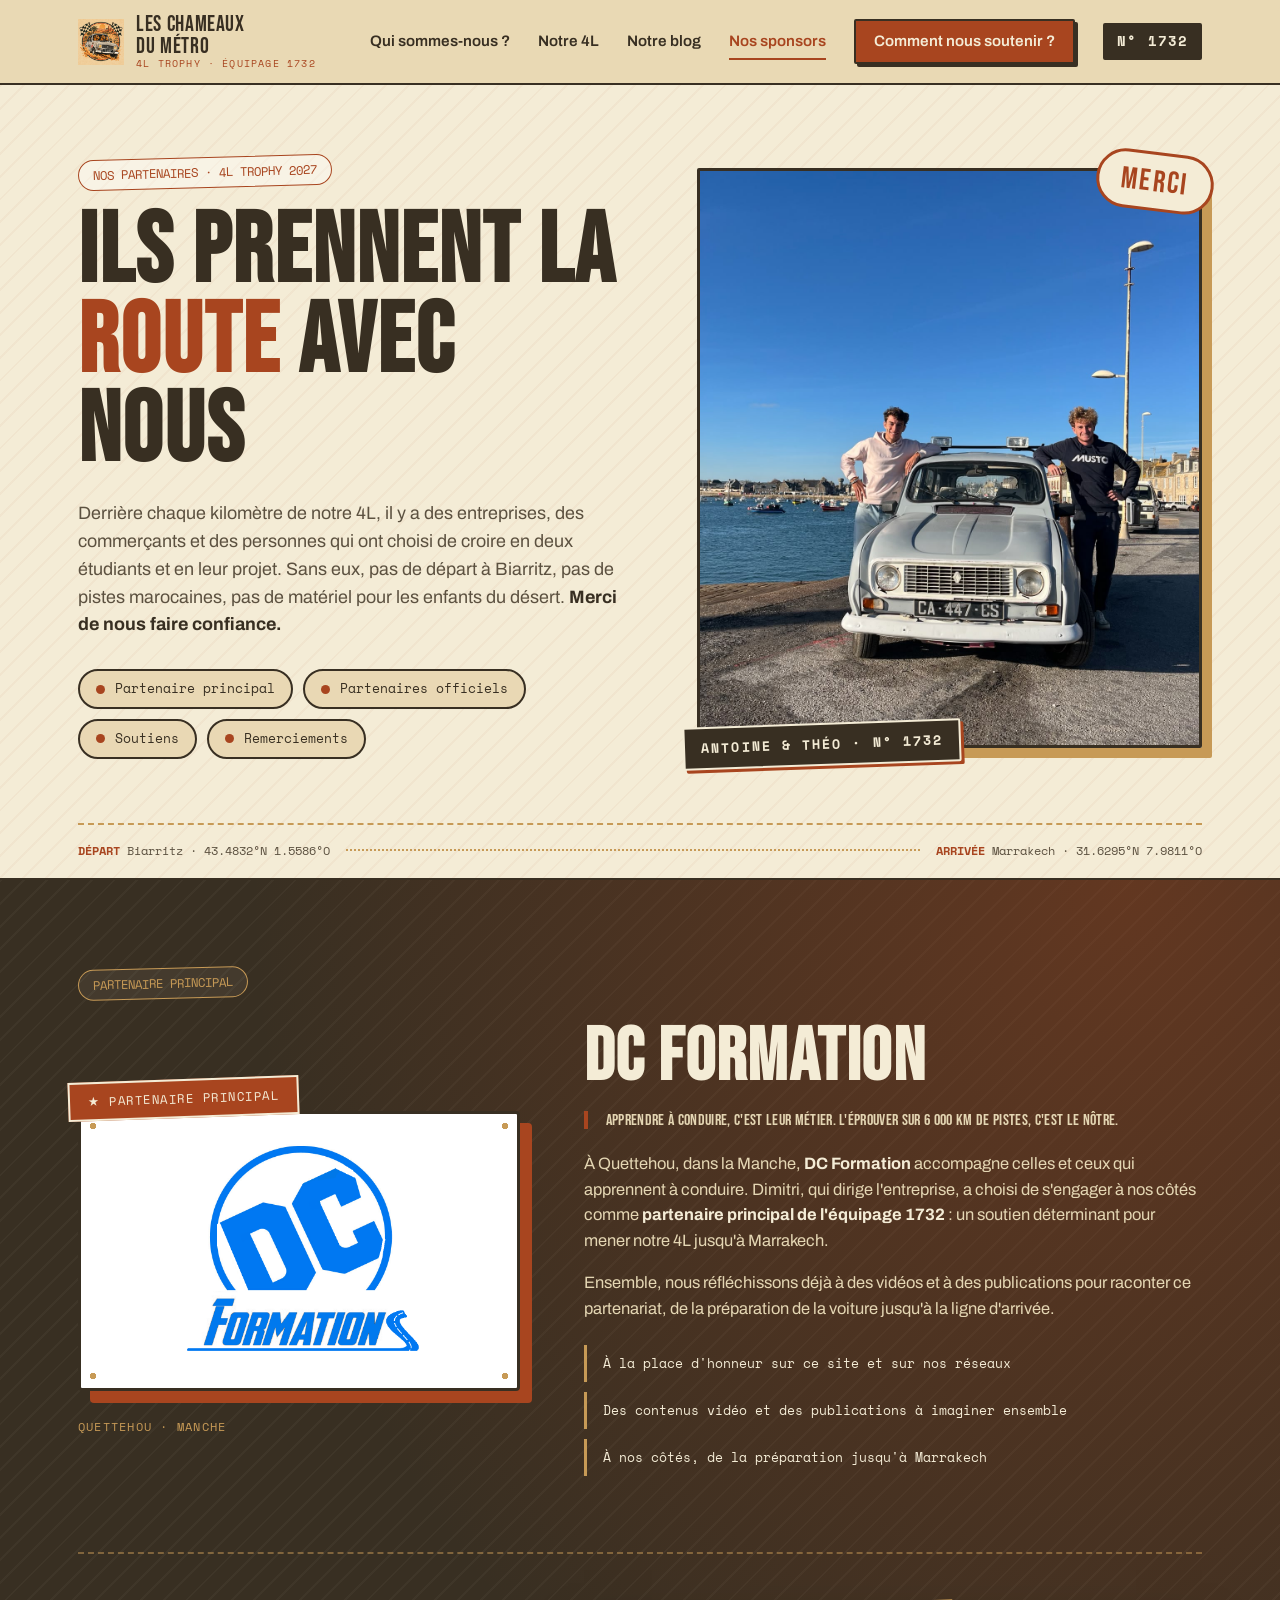
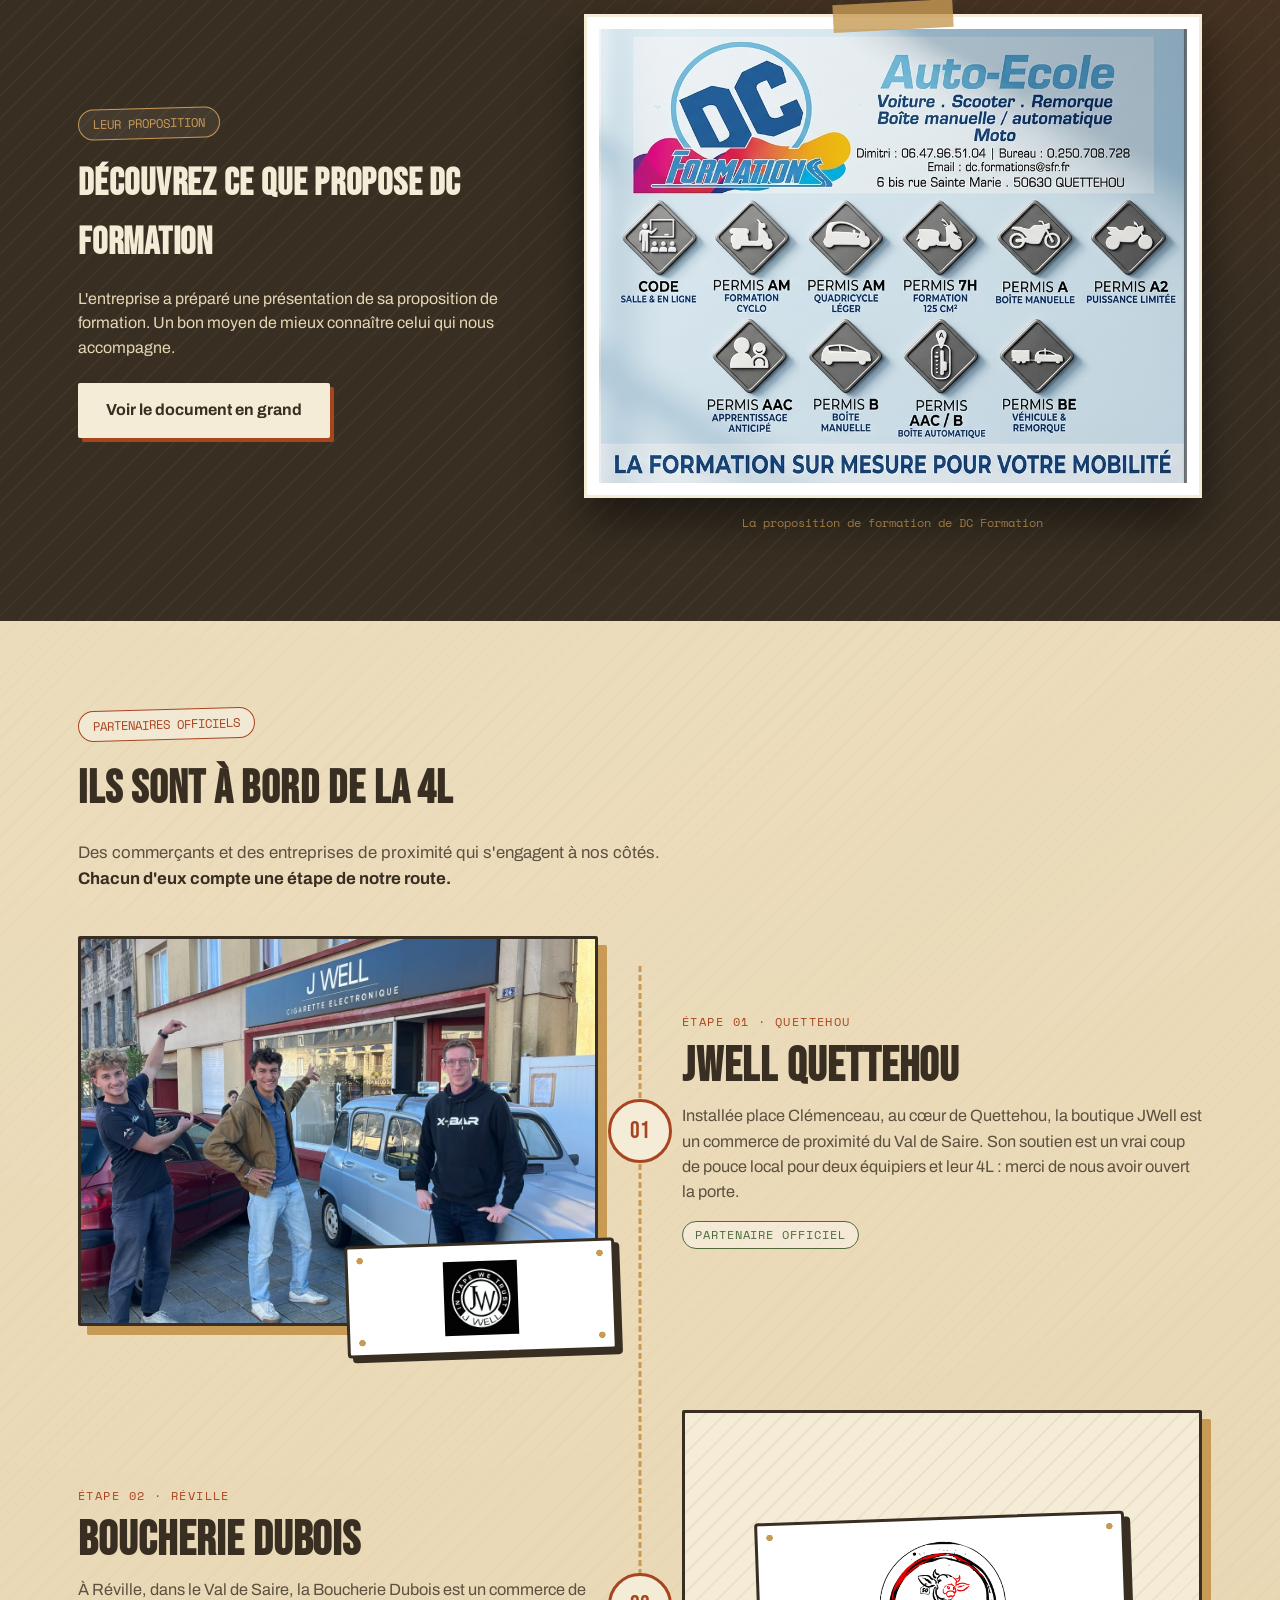
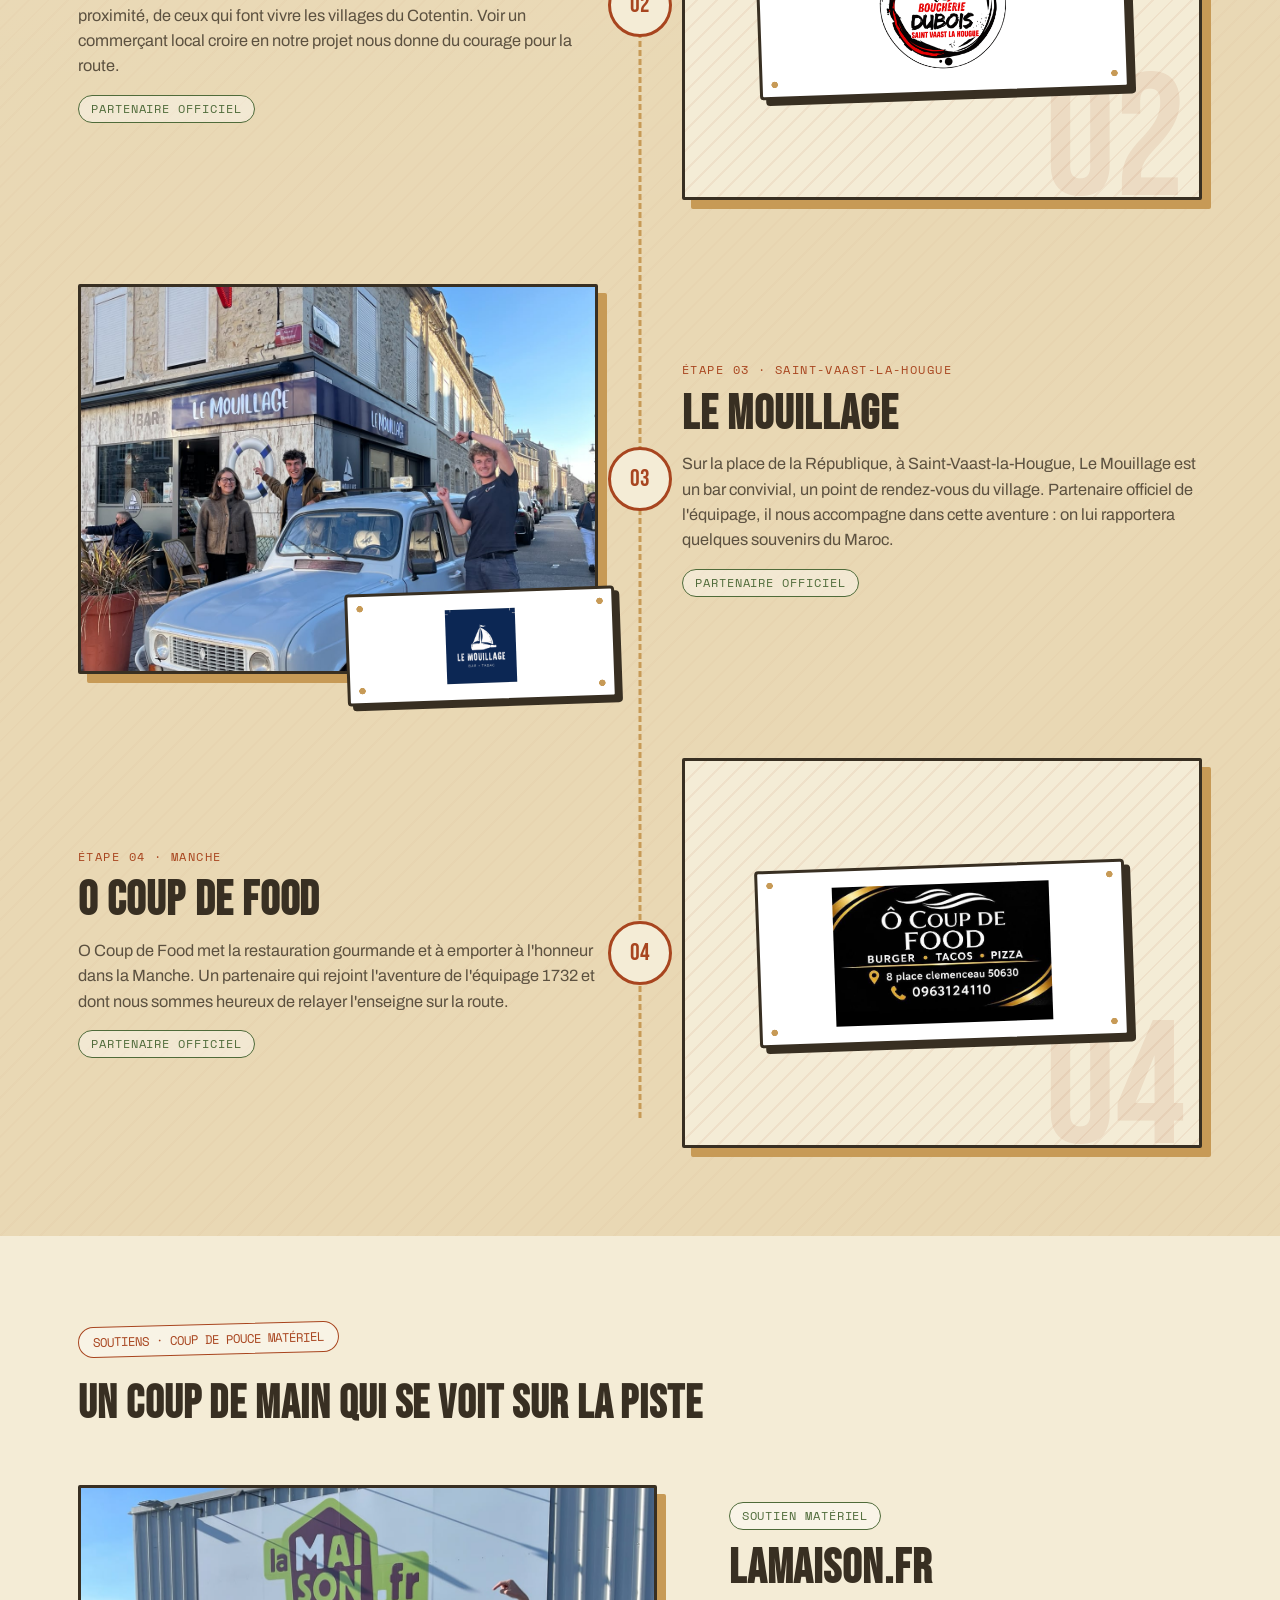
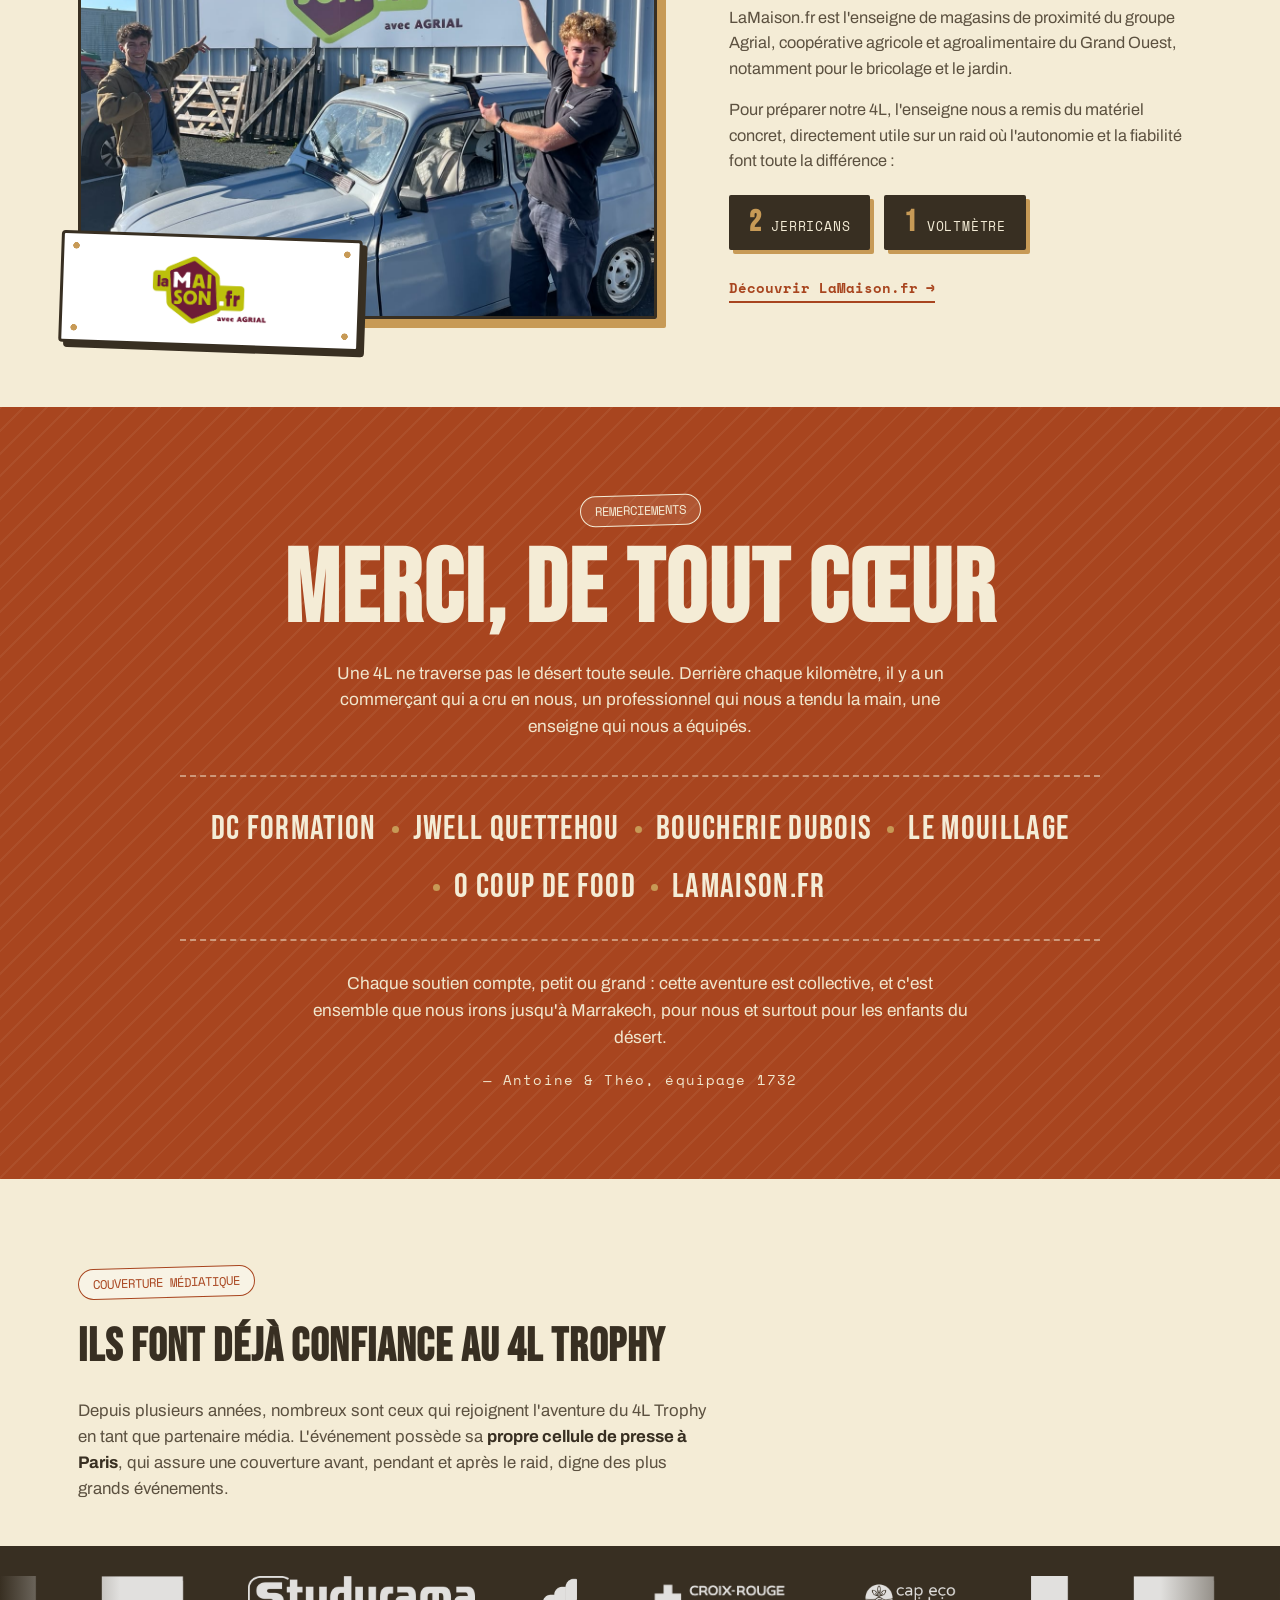
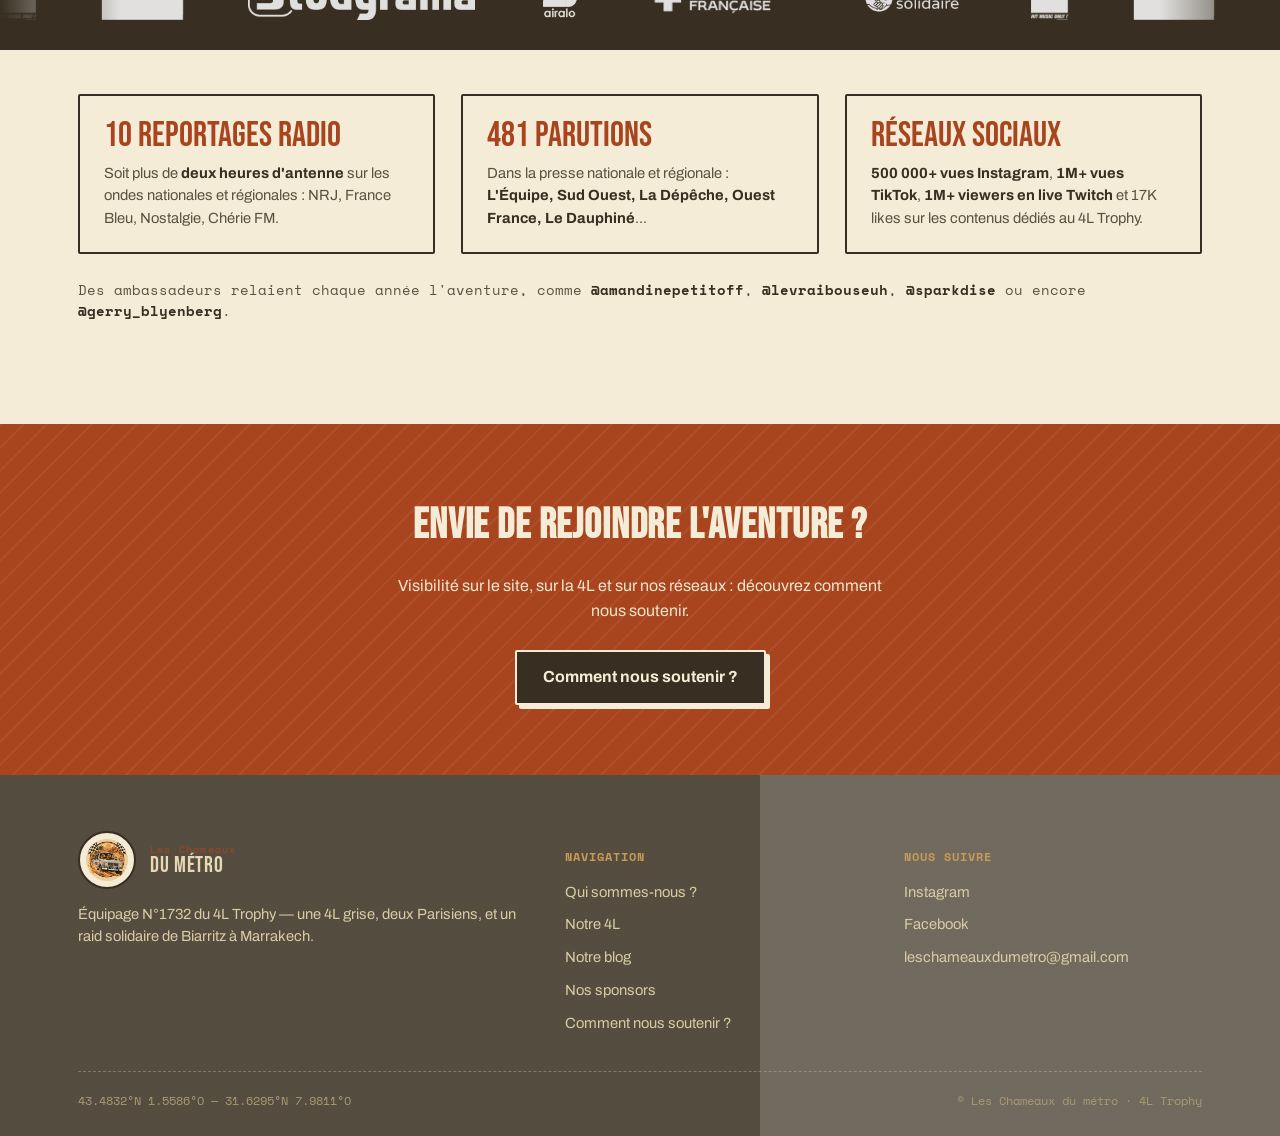
<file: sponsors.html>
<!DOCTYPE html>
<html lang="fr">
<head>
<meta charset="UTF-8">
<meta name="viewport" content="width=device-width, initial-scale=1.0">
<title>Nos sponsors et partenaires — Les Chameaux du métro</title>
<meta name="description" content="Les entreprises et commerçants qui prennent la route avec l'équipage 1732, Les Chameaux du métro, sur le 4L Trophy 2027 : DC Formation, JWell Quettehou, Boucherie Dubois, Le Mouillage, O Coup de Food, LaMaison.fr.">
<meta property="og:type" content="website">
<meta property="og:title" content="Ils prennent la route avec nous — Les Chameaux du métro">
<meta property="og:description" content="Découvrez les partenaires de l'équipage 1732 pour le 4L Trophy 2027.">
<meta property="og:image" content="https://leschameauxdumetro-creator.github.io/les-chameaux-du-metro/images/Photo%20tous%20les%20deux%20avec%20la%204L%20en%20mode%20sympa.jpeg">
<link rel="icon" type="image/png" href="images/logo.png">
<link rel="stylesheet" href="style.css">
<link rel="stylesheet" href="style-ajouts.css">
<link rel="stylesheet" href="style-sponsors.css">
<script>document.documentElement.classList.add('js');</script>
</head>
<body>

<header class="site-header">
  <nav class="nav">
    <a href="index.html" class="brand">
      <img src="images/logo.png" alt="Logo Les Chameaux du métro">
      <span class="brand-text">Les Chameaux<br>du métro<span>4L TROPHY · ÉQUIPAGE 1732</span></span>
    </a>
    <button class="nav-toggle" id="navToggle" aria-label="Ouvrir le menu">☰</button>
    <div class="nav-links" id="navLinks">
      <a href="index.html">Qui sommes-nous ?</a>
      <a href="notre-4l.html">Notre 4L</a>
      <a href="blog.html">Notre blog</a>
      <a href="sponsors.html" class="current">Nos sponsors</a>
      <a href="soutenir.html">Comment nous soutenir ?</a>
      <span class="plate">N° 1732</span>
    </div>
  </nav>
</header>

<main>

<!-- ===================================================================
     A. INTRODUCTION
     =================================================================== -->
<section class="sp-hero" aria-labelledby="sp-titre">
  <div class="container">
    <div class="sp-hero-grid">
      <div class="sp-reveal">
        <span class="stamp">NOS PARTENAIRES · 4L TROPHY 2027</span>
        <h1 id="sp-titre">Ils prennent la <em>route</em> avec nous</h1>
        <p class="sp-hero-lead">Derrière chaque kilomètre de notre 4L, il y a des entreprises, des commerçants et des personnes qui ont choisi de croire en deux étudiants et en leur projet. Sans eux, pas de départ à Biarritz, pas de pistes marocaines, pas de matériel pour les enfants du désert. <strong>Merci de nous faire confiance.</strong></p>
        <ul class="sp-waypoints" aria-label="Aller directement à une section">
          <li><a href="#principal">Partenaire principal</a></li>
          <li><a href="#officiels">Partenaires officiels</a></li>
          <li><a href="#soutiens">Soutiens</a></li>
          <li><a href="#merci">Remerciements</a></li>
        </ul>
      </div>
      <figure class="sp-hero-photo sp-reveal">
        <img src="images/Photo%20tous%20les%20deux%20avec%20la%204L%20en%20mode%20sympa.jpeg" alt="Antoine et Théo posant avec leur Renault 4L grise" style="--pos:50% 35%" fetchpriority="high" decoding="async">
        <span class="sp-hero-stamp" aria-hidden="true">MERCI</span>
        <figcaption class="sp-hero-plate">ANTOINE &amp; THÉO · N° 1732</figcaption>
      </figure>
    </div>
    <div class="sp-hero-route" aria-hidden="true">
      <span><b>DÉPART</b> Biarritz · 43.4832°N 1.5586°O</span>
      <span class="sp-dash"></span>
      <span><b>ARRIVÉE</b> Marrakech · 31.6295°N 7.9811°O</span>
    </div>
  </div>
</section>

<!-- ===================================================================
     B. PARTENAIRE PRINCIPAL — DC Formation
     =================================================================== -->
<section class="sp-principal" id="principal" aria-labelledby="sp-principal-titre">
  <div class="container">
    <span class="stamp">PARTENAIRE PRINCIPAL</span>

    <div class="sp-main">
      <div class="sp-main-logo sp-reveal">
        <span class="sp-ribbon">★ Partenaire principal</span>
        <div class="sp-plate sp-plate--xl">
          <img src="images/logo_dcforamtion_type2.png" alt="Logo DC Formation" loading="lazy" decoding="async">
        </div>
        <p class="sp-main-place">Quettehou · Manche</p>
      </div>

      <div class="sp-main-body sp-reveal">
        <h2 id="sp-principal-titre">DC Formation</h2>
        <p class="sp-lead">Apprendre à conduire, c'est leur métier. L'éprouver sur 6 000 km de pistes, c'est le nôtre.</p>
        <p>À Quettehou, dans la Manche, <strong>DC Formation</strong> accompagne celles et ceux qui apprennent à conduire. Dimitri, qui dirige l'entreprise, a choisi de s'engager à nos côtés comme <strong>partenaire principal de l'équipage 1732</strong> : un soutien déterminant pour mener notre 4L jusqu'à Marrakech.</p>
        <p>Ensemble, nous réfléchissons déjà à des vidéos et à des publications pour raconter ce partenariat, de la préparation de la voiture jusqu'à la ligne d'arrivée.</p>
        <ul class="sp-points">
          <li>À la place d'honneur sur ce site et sur nos réseaux</li>
          <li>Des contenus vidéo et des publications à imaginer ensemble</li>
          <li>À nos côtés, de la préparation jusqu'à Marrakech</li>
        </ul>
      </div>
    </div>

    <div class="sp-doc-row">
      <div class="sp-doc-text sp-reveal">
        <span class="stamp">LEUR PROPOSITION</span>
        <h3>Découvrez ce que propose DC Formation</h3>
        <p>L'entreprise a préparé une présentation de sa proposition de formation. Un bon moyen de mieux connaître celui qui nous accompagne.</p>
        <a class="btn" href="images/information_DC_formation%20sur%20leur%20proposiion%20de%20formation.png" target="_blank" rel="noopener">Voir le document en grand</a>
      </div>
      <figure class="sp-doc sp-reveal">
        <a href="images/information_DC_formation%20sur%20leur%20proposiion%20de%20formation.png" target="_blank" rel="noopener" aria-label="Ouvrir la présentation de DC Formation en grand dans un nouvel onglet">
          <img src="images/information_DC_formation%20sur%20leur%20proposiion%20de%20formation.png" alt="Document de présentation de la proposition de formation de DC Formation" loading="lazy" decoding="async">
        </a>
        <figcaption>La proposition de formation de DC Formation</figcaption>
      </figure>
    </div>
  </div>
</section>

<!-- ===================================================================
     C. PARTENAIRES OFFICIELS
     Chaque <article class="sp-step"> est une étape : la numérotation et
     l'alternance gauche/droite sont automatiques (CSS). Pour retirer un
     partenaire, supprimez simplement son <article> complet.
     =================================================================== -->
<section id="officiels" aria-labelledby="sp-officiels-titre">
  <div class="container">
    <div class="section-head sp-reveal">
      <span class="stamp">PARTENAIRES OFFICIELS</span>
      <h2 id="sp-officiels-titre">Ils sont à bord de la 4L</h2>
      <p>Des commerçants et des entreprises de proximité qui s'engagent à nos côtés. <strong>Chacun d'eux compte une étape de notre route.</strong></p>
    </div>

    <div class="sp-route">

      <!-- ===== JWell Quettehou ===== -->
      <article class="sp-step sp-reveal">
        <span class="sp-step-flag" aria-hidden="true"></span>
        <figure class="sp-step-media sp-photo">
          <img class="sp-photo-img" src="images/photo_devant%20boutique%20JWELL.jpeg" alt="Antoine et Théo devant la boutique JWell à Quettehou" style="--pos:50% 50%" loading="lazy" decoding="async">
          <div class="sp-plate"><img src="images/logo_jwell%20sponsor.png" alt="Logo JWell Quettehou" loading="lazy" decoding="async"></div>
        </figure>
        <div class="sp-step-body">
          <span class="sp-step-label">Quettehou</span>
          <h3>JWell Quettehou</h3>
          <p>Installée place Clémenceau, au cœur de Quettehou, la boutique JWell est un commerce de proximité du Val de Saire. Son soutien est un vrai coup de pouce local pour deux équipiers et leur 4L : merci de nous avoir ouvert la porte.</p>
          <span class="sp-tag">Partenaire officiel</span>
        </div>
      </article>

<!-- ===== Boucherie Dubois ===== -->
<article class="sp-step sp-reveal">
  <span class="sp-step-flag" aria-hidden="true"></span>

  <div class="sp-step-media sp-panel">
    <div class="sp-plate">
      <img
        src="images/logo_boucherie_dubois.png"
        alt="Logo Boucherie Dubois"
        loading="lazy"
        decoding="async"
      >
    </div>
  </div>

  <div class="sp-step-body">
    <span class="sp-step-label">Réville</span>
    <h3>Boucherie Dubois</h3>
    <p>À Réville, dans le Val de Saire, la Boucherie Dubois est un commerce de proximité, de ceux qui font vivre les villages du Cotentin. Voir un commerçant local croire en notre projet nous donne du courage pour la route.</p>
    <span class="sp-tag">Partenaire officiel</span>
  </div>
</article>

      <!-- ===== Le Mouillage ===== -->
      <article class="sp-step sp-reveal">
        <span class="sp-step-flag" aria-hidden="true"></span>
        <figure class="sp-step-media sp-photo">
          <img class="sp-photo-img" src="images/Photo%20devant%20le%20mouillage.jpeg" alt="Antoine et Théo devant le bar Le Mouillage à Saint-Vaast-la-Hougue" style="--pos:50% 50%" loading="lazy" decoding="async">
          <div class="sp-plate"><img src="images/logo_mouillage_sponsor_type1.jpg" alt="Logo Le Mouillage" loading="lazy" decoding="async"></div>
        </figure>
        <div class="sp-step-body">
          <span class="sp-step-label">Saint-Vaast-la-Hougue</span>
          <h3>Le Mouillage</h3>
          <p>Sur la place de la République, à Saint-Vaast-la-Hougue, Le Mouillage est un bar convivial, un point de rendez-vous du village. Partenaire officiel de l'équipage, il nous accompagne dans cette aventure : on lui rapportera quelques souvenirs du Maroc.</p>
          <span class="sp-tag">Partenaire officiel</span>
        </div>
      </article>

      <!-- ===== O Coup de Food ===== -->
      <article class="sp-step sp-reveal">
        <span class="sp-step-flag" aria-hidden="true"></span>
        <div class="sp-step-media sp-panel">
          <div class="sp-plate"><img src="images/logo_sponsor_O%20coup%20de%20food%20type1.jpg" alt="Logo O Coup de Food" loading="lazy" decoding="async"></div>
        </div>
        <div class="sp-step-body">
          <span class="sp-step-label">Manche</span>
          <h3>O Coup de Food</h3>
          <p>O Coup de Food met la restauration gourmande et à emporter à l'honneur dans la Manche. Un partenaire qui rejoint l'aventure de l'équipage 1732 et dont nous sommes heureux de relayer l'enseigne sur la route.</p>
          <span class="sp-tag">Partenaire officiel</span>
        </div>
      </article>

    </div>
  </div>
</section>

<!-- ===================================================================
     D. PARTENAIRES ET SOUTIENS — LaMaison.fr
     =================================================================== -->
<section class="alt-bg" id="soutiens" aria-labelledby="sp-soutiens-titre">
  <div class="container">
    <div class="section-head sp-reveal">
      <span class="stamp">SOUTIENS · COUP DE POUCE MATÉRIEL</span>
      <h2 id="sp-soutiens-titre">Un coup de main qui se voit sur la piste</h2>
    </div>

    <article class="sp-support sp-reveal">
      <figure class="sp-photo">
        <img class="sp-photo-img" src="images/photo%20devant%20ma%20maison.jpeg" alt="Antoine et Théo devant le magasin LaMaison.fr" style="--pos:50% 50%" loading="lazy" decoding="async">
        <div class="sp-plate"><img src="images/logo_mamaison.fr_type0.png" alt="Logo LaMaison.fr" loading="lazy" decoding="async"></div>
      </figure>
      <div class="sp-support-body">
        <span class="sp-tag">Soutien matériel</span>
        <h3>LaMaison.fr</h3>
        <p>LaMaison.fr est l'enseigne de magasins de proximité du groupe Agrial, coopérative agricole et agroalimentaire du Grand Ouest, notamment pour le bricolage et le jardin.</p>
        <p>Pour préparer notre 4L, l'enseigne nous a remis du matériel concret, directement utile sur un raid où l'autonomie et la fiabilité font toute la différence :</p>
        <ul class="sp-gear">
          <li><b>2</b> jerricans</li>
          <li><b>1</b> voltmètre</li>
        </ul>
        <a class="sp-link" href="https://www.lamaison.fr/" target="_blank" rel="noopener">Découvrir LaMaison.fr</a>
      </div>
    </article>
  </div>
</section>

<!-- ===================================================================
     E. REMERCIEMENTS
     =================================================================== -->
<section class="sp-thanks" id="merci" aria-labelledby="sp-merci-titre">
  <div class="container sp-reveal">
    <span class="stamp">REMERCIEMENTS</span>
    <h2 id="sp-merci-titre">Merci, de tout cœur</h2>
    <p>Une 4L ne traverse pas le désert toute seule. Derrière chaque kilomètre, il y a un commerçant qui a cru en nous, un professionnel qui nous a tendu la main, une enseigne qui nous a équipés.</p>
    <ul class="sp-names" aria-label="Nos partenaires">
      <li>DC Formation</li>
      <li>JWell Quettehou</li>
      <li>Boucherie Dubois</li>
      <li>Le Mouillage</li>
      <li>O Coup de Food</li>
      <li>LaMaison.fr</li>
    </ul>
    <p>Chaque soutien compte, petit ou grand : cette aventure est collective, et c'est ensemble que nous irons jusqu'à Marrakech, pour nous et surtout pour les enfants du désert.</p>
    <p class="sp-sign">— Antoine &amp; Théo, équipage 1732</p>
  </div>
</section>

<!-- ===================================================================
     Couverture médiatique du 4L Trophy (conservée de la version précédente)
     =================================================================== -->
<section class="alt-bg" id="couverture" aria-labelledby="sp-media-titre">
  <div class="container">
    <div class="section-head">
      <span class="stamp">COUVERTURE MÉDIATIQUE</span>
      <h2 id="sp-media-titre">Ils font déjà confiance au 4L Trophy</h2>
      <p>Depuis plusieurs années, nombreux sont ceux qui rejoignent l'aventure du 4L Trophy en tant que partenaire média. L'événement possède sa <strong>propre cellule de presse à Paris</strong>, qui assure une couverture avant, pendant et après le raid, digne des plus grands événements.</p>
    </div>
  </div>

  <div class="marquee-wrap" aria-hidden="true">
    <div class="marquee-track">
      <img src="images/NRJNatiopourfondclairRVB.webp" alt="">
      <img src="images/RMC_DECOUVERTE_bleu.webp" alt="">
      <img src="images/LOGO_STUDYRAMA_PNG.webp" alt="">
      <img src="images/airalo.webp" alt="">
      <img src="images/logo-croix-rouge.webp" alt="">
      <img src="images/Logo_Cap_Eco_Solidairepng.webp" alt="">
      <img src="images/NRJNatiopourfondclairRVB.webp" alt="">
      <img src="images/RMC_DECOUVERTE_bleu.webp" alt="">
      <img src="images/LOGO_STUDYRAMA_PNG.webp" alt="">
      <img src="images/airalo.webp" alt="">
      <img src="images/logo-croix-rouge.webp" alt="">
      <img src="images/Logo_Cap_Eco_Solidairepng.webp" alt="">
    </div>
  </div>

  <div class="container">
    <div class="media-stats">
      <div class="media-stat">
        <div class="num">10 reportages radio</div>
        <p>Soit plus de <strong>deux heures d'antenne</strong> sur les ondes nationales et régionales : NRJ, France Bleu, Nostalgie, Chérie FM.</p>
      </div>
      <div class="media-stat">
        <div class="num">481 parutions</div>
        <p>Dans la presse nationale et régionale : <strong>L'Équipe, Sud Ouest, La Dépêche, Ouest France, Le Dauphiné</strong>...</p>
      </div>
      <div class="media-stat">
        <div class="num">Réseaux sociaux</div>
        <p><strong>500 000+ vues Instagram</strong>, <strong>1M+ vues TikTok</strong>, <strong>1M+ viewers en live Twitch</strong> et 17K likes sur les contenus dédiés au 4L Trophy.</p>
      </div>
    </div>
    <p class="media-ambassadors">Des ambassadeurs relaient chaque année l'aventure, comme <b>@amandinepetitoff</b>, <b>@levraibouseuh</b>, <b>@sparkdise</b> ou encore <b>@gerry_blyenberg</b>.</p>
  </div>
</section>

<!-- ===================================================================
     F. APPEL À DE NOUVEAUX PARTENAIRES (titre et texte conservés à l'identique)
     =================================================================== -->
<section class="join-cta sp-cta">
  <div class="container">
    <h2>Envie de rejoindre l'aventure ?</h2>
    <p>Visibilité sur le site, sur la 4L et sur nos réseaux : découvrez comment nous soutenir.</p>
    <a href="soutenir.html" class="btn">Comment nous soutenir ?</a>
  </div>
</section>

</main>

<footer class="site-footer">
  <img class="footer-watermark" src="images/logo.png" alt="">
  <div class="container">
    <div class="footer-grid">
      <div>
        <div class="footer-brand">
          <img src="images/logo.png" alt="Logo Les Chameaux du métro">
          <span class="brand-text"><span class="footer-brand-highlight">Les Chameaux</span> du métro</span>
        </div>
        <p>Équipage N°1732 du 4L Trophy — une 4L grise, deux Parisiens, et un raid solidaire de Biarritz à Marrakech.</p>
      </div>
      <div>
        <h4>NAVIGATION</h4>
        <div class="footer-links">
          <a href="index.html">Qui sommes-nous ?</a>
          <a href="notre-4l.html">Notre 4L</a>
          <a href="blog.html">Notre blog</a>
          <a href="sponsors.html">Nos sponsors</a>
          <a href="soutenir.html">Comment nous soutenir ?</a>
        </div>
      </div>
      <div>
        <h4>NOUS SUIVRE</h4>
        <div class="footer-links">
          <a href="https://www.instagram.com/lesch4meauxdumetro/" target="_blank" rel="noopener">Instagram</a>
          <a href="https://www.facebook.com/profile.php?id=61594363650555&locale=fr_FR" target="_blank" rel="noopener">Facebook</a>
          <a href="mailto:leschameauxdumetro@gmail.com">leschameauxdumetro@gmail.com</a>
        </div>
      </div>
    </div>
    <div class="footer-bottom">
      <span>43.4832°N 1.5586°O — 31.6295°N 7.9811°O</span>
      <span>© Les Chameaux du métro · 4L Trophy</span>
    </div>
  </div>
</footer>

<script src="script.js"></script>
<script>
/* Apparition douce des blocs au scroll (page sponsors uniquement) */
(function () {
  var els = document.querySelectorAll('.sp-reveal');
  var reduce = window.matchMedia && window.matchMedia('(prefers-reduced-motion: reduce)').matches;
  if (!('IntersectionObserver' in window) || reduce) {
    els.forEach(function (e) { e.classList.add('is-in'); });
    return;
  }
  var io = new IntersectionObserver(function (entries) {
    entries.forEach(function (en) {
      if (en.isIntersecting) { en.target.classList.add('is-in'); io.unobserve(en.target); }
    });
  }, { threshold: 0.12, rootMargin: '0px 0px -6% 0px' });
  els.forEach(function (e) { io.observe(e); });
})();
</script>
</body>
</html>
</file>
<file: style.css>
/* =========================================================
   LES CHAMEAUX DU MÉTRO — 4L Trophy N°1732
   Thème : piste chaude, sable, roadbook rallye 70s, oasis
   ========================================================= */

@import url('https://fonts.googleapis.com/css2?family=Bebas+Neue&family=Archivo:ital,wght@0,400;0,500;0,600;0,700;1,400&family=Space+Mono:wght@400;700&display=swap');

:root{
  --sable-clair:#e9d8b4;
  --sable-carte:#f4ecd6;
  --sable-fonce:#c79a56;
  --terre:#a8451f;
  --terre-vive:#c2551f;
  --oasis:#4f6b3a;
  --oasis-clair:#7c9a5e;
  --encre:#382f22;
  --encre-douce:#5c5140;
  --gris-4l:#6b6a63;
  --ombre:rgba(56,47,34,0.18);
  --font-display:'Bebas Neue', 'Oswald', sans-serif;
  --font-mono:'Space Mono', monospace;
  --font-body:'Archivo', sans-serif;
  --rayon:2px;
}

*{box-sizing:border-box;}
html{scroll-behavior:smooth;}

body{
  margin:0;
  background:var(--sable-clair);
  background-image:
    radial-gradient(circle at 20% 10%, rgba(255,255,255,0.25), transparent 40%),
    repeating-linear-gradient(135deg, rgba(168,69,31,0.025) 0px, rgba(168,69,31,0.025) 2px, transparent 2px, transparent 14px);
  color:var(--encre);
  font-family:var(--font-body);
  line-height:1.55;
  -webkit-font-smoothing:antialiased;
}

img{max-width:100%;display:block;}
a{color:inherit;text-decoration:none;}
h1,h2,h3{font-family:var(--font-display);letter-spacing:0.02em;margin:0;color:var(--encre);}
p{margin:0 0 1em;}
strong,b{font-weight:700;color:var(--encre);}
.container{max-width:1180px;margin:0 auto;padding:0 28px;}

/* ---------- éléments roadbook ---------- */
.stamp{
  display:inline-flex;
  align-items:center;
  gap:8px;
  font-family:var(--font-mono);
  font-size:0.78rem;
  color:var(--terre);
  border:1.5px solid var(--terre);
  border-radius:999px;
  padding:5px 14px;
  transform:rotate(-1.5deg);
  background:rgba(255,255,255,0.35);
}

.roadbook-rule{
  border:none;
  border-top:2px dashed var(--sable-fonce);
  margin:0;
}

.coord{
  font-family:var(--font-mono);
  font-size:0.85rem;
  color:var(--encre-douce);
}

/* ---------- header / nav ---------- */
.site-header{
  position:sticky;
  top:0;
  z-index:50;
  background:rgba(233,216,180,0.92);
  backdrop-filter:blur(6px);
  border-bottom:2px solid var(--encre);
}

.nav{
  display:flex;
  align-items:center;
  justify-content:space-between;
  padding:14px 28px;
  max-width:1180px;
  margin:0 auto;
}

.brand{
  display:flex;
  align-items:center;
  gap:12px;
}
.brand img{height:46px;width:auto;}
.brand-text{
  font-family:var(--font-display);
  font-size:1.35rem;
  letter-spacing:0.03em;
  line-height:1;
}
.brand-text span{
  display:block;
  font-family:var(--font-mono);
  font-size:0.62rem;
  letter-spacing:0.12em;
  color:var(--terre);
  margin-top:2px;
}

.nav-links{
  display:flex;
  align-items:center;
  gap:28px;
  font-size:0.95rem;
  font-weight:600;
}
.nav-links a{position:relative;padding:4px 0;}
.nav-links a::after{
  content:"";
  position:absolute;left:0;bottom:-3px;
  width:0;height:2px;background:var(--terre);
  transition:width .25s ease;
}
.nav-links a:hover::after, .nav-links a.current::after{width:100%;}
.nav-links a.current{color:var(--terre);}

.plate{
  font-family:var(--font-mono);
  font-weight:700;
  background:var(--encre);
  color:var(--sable-carte);
  padding:6px 12px;
  border-radius:var(--rayon);
  border:2px solid var(--encre);
  letter-spacing:0.08em;
  font-size:0.85rem;
}

.nav-toggle{display:none;}

/* ---------- hero ---------- */
.hero{
  position:relative;
  min-height:88vh;
  display:flex;
  align-items:flex-end;
  background-size:cover;
  background-position:center;
  color:#f4ecd6;
  overflow:hidden;
}
.hero::before{
  content:"";
  position:absolute;inset:0;
  background:linear-gradient(180deg, rgba(56,40,20,0.15) 0%, rgba(35,24,12,0.55) 55%, rgba(20,14,8,0.85) 100%);
}
.hero-content{
  position:relative;
  z-index:2;
  padding:60px 28px 46px;
  max-width:1180px;
  margin:0 auto;
  width:100%;
}
.hero-plate{
  display:inline-flex;
  align-items:center;
  gap:10px;
  font-family:var(--font-mono);
  background:var(--terre);
  color:#f4ecd6;
  padding:8px 16px;
  border-radius:var(--rayon);
  font-size:0.9rem;
  letter-spacing:0.05em;
  margin-bottom:22px;
  border:2px solid #f4ecd6;
}
.hero h1{
  font-size:clamp(3rem, 9vw, 6.4rem);
  line-height:0.92;
  text-transform:uppercase;
  text-shadow:0 4px 18px rgba(0,0,0,0.35);
}
.hero-sub{
  font-family:var(--font-body);
  font-size:1.15rem;
  max-width:520px;
  margin:18px 0 26px;
  color:#f0e6cd;
}
.hero-track{
  display:flex;
  align-items:center;
  gap:14px;
  font-family:var(--font-mono);
  font-size:0.85rem;
  color:#f0e6cd;
  border-top:1px dashed rgba(244,236,214,0.5);
  padding-top:16px;
  flex-wrap:wrap;
}
.hero-track b{color:var(--sable-fonce);}
.hero-track svg{flex-shrink:0;width:64px;height:26px;opacity:0.9;}

/* ---------- sections communes ---------- */
section{padding:88px 0;position:relative;}
.section-head{
  max-width:640px;
  margin-bottom:44px;
}
.section-head .stamp{margin-bottom:14px;}
.section-head h2{font-size:clamp(2rem,4vw,2.9rem);}
.section-head p{color:var(--encre-douce);font-size:1.05rem;margin-top:14px;}

.alt-bg{background:var(--sable-carte);}
.oasis-bg{
  background:linear-gradient(160deg, #eef2e2 0%, var(--sable-carte) 55%);
}

/* ---------- histoire / intro ---------- */
.story-grid{
  display:grid;
  grid-template-columns:1.1fr 0.9fr;
  gap:52px;
  align-items:center;
}
.story-grid img{
  border-radius:var(--rayon);
  border:3px solid var(--encre);
  box-shadow:8px 8px 0 var(--sable-fonce);
}
.story-text p{color:var(--encre-douce);font-size:1.02rem;}
.story-text h2{font-size:clamp(1.8rem,3.4vw,2.5rem);margin-bottom:18px;}

/* ---------- projet / prépa mosaïque ---------- */
.mosaic{
  display:grid;
  grid-template-columns:repeat(6,1fr);
  grid-auto-rows:130px;
  gap:14px;
}
.mosaic img{
  width:100%;height:100%;object-fit:cover;
  border-radius:var(--rayon);
  border:2px solid var(--encre);
}
.mosaic a:nth-child(1){grid-column:span 4;grid-row:span 3;}
.mosaic a:nth-child(2){grid-column:span 2;grid-row:span 2;}
.mosaic a:nth-child(3){grid-column:span 2;grid-row:span 2;}
.mosaic a{display:block;position:relative;overflow:hidden;}
.mosaic a::after{
  content:"";position:absolute;inset:0;
  background:linear-gradient(0deg, rgba(56,40,20,0.35), transparent 45%);
  opacity:0;transition:opacity .25s ease;
}
.mosaic a:hover::after{opacity:1;}

.cta-row{margin-top:36px;display:flex;gap:16px;flex-wrap:wrap;}
.btn{
  display:inline-flex;
  align-items:center;
  gap:10px;
  background:var(--terre);
  color:#f4ecd6;
  font-weight:700;
  padding:13px 26px;
  border-radius:var(--rayon);
  border:2px solid var(--encre);
  box-shadow:4px 4px 0 var(--encre);
  transition:transform .15s ease, box-shadow .15s ease;
  cursor:pointer;
  font-family:var(--font-body);
  font-size:1rem;
}
.btn:hover{transform:translate(-2px,-2px);box-shadow:6px 6px 0 var(--encre);}
.btn.ghost{
  background:transparent;
  color:var(--encre);
  border-color:var(--encre);
  box-shadow:4px 4px 0 var(--sable-fonce);
}
.btn.oasis{background:var(--oasis);}
.btn.small{padding:9px 18px;font-size:0.88rem;box-shadow:3px 3px 0 var(--encre);}

/* ---------- héritage 4L (noir & blanc) ---------- */
.heritage{
  display:grid;
  grid-template-columns:0.85fr 1.15fr;
  gap:56px;
  align-items:center;
}
.heritage-photo{position:relative;}
.heritage img{
  filter:grayscale(1) contrast(1.05);
  border:3px solid var(--encre);
  border-radius:var(--rayon);
}
.heritage-text .stamp{margin-bottom:16px;}

/* ---------- parcours / carte ---------- */
.route-wrap{
  display:grid;
  grid-template-columns:1.3fr 0.7fr;
  gap:40px;
  align-items:start;
}
.route-map{
  border:3px solid var(--encre);
  border-radius:var(--rayon);
  background:var(--sable-carte);
  padding:10px;
}
.route-stats{display:flex;flex-direction:column;gap:0;}
.route-stat{
  padding:18px 0;
  border-bottom:2px dashed var(--sable-fonce);
}
.route-stat:first-child{padding-top:0;}
.route-stat .num{
  font-family:var(--font-display);
  font-size:2.4rem;
  color:var(--terre);
  line-height:1;
}
.route-stat .lbl{
  font-family:var(--font-mono);
  font-size:0.8rem;
  color:var(--encre-douce);
  margin-top:4px;
}

/* ---------- oasis solidaire ---------- */
.solidaire-grid{
  display:grid;
  grid-template-columns:repeat(3,1fr);
  gap:26px;
}
.solidaire-card{
  background:var(--sable-carte);
  border:2px solid var(--encre);
  border-radius:var(--rayon);
  overflow:hidden;
}
.solidaire-card img{height:170px;width:100%;object-fit:cover;border-bottom:2px solid var(--encre);}
.solidaire-card .txt{padding:18px 20px 22px;}
.solidaire-card h3{font-size:1.25rem;margin-bottom:8px;}
.solidaire-card p{font-size:0.92rem;color:var(--encre-douce);margin:0;}

/* ---------- blog teaser ---------- */
.blog-teaser-grid{
  display:grid;
  grid-template-columns:repeat(3,1fr);
  gap:26px;
}
.teaser-card{
  background:var(--sable-carte);
  border:2px solid var(--encre);
  border-radius:var(--rayon);
  display:flex;
  flex-direction:column;
  transition:transform .15s ease;
}
.teaser-card:hover{transform:translateY(-4px);}
.teaser-card img{height:190px;object-fit:cover;border-bottom:2px solid var(--encre);}
.teaser-card .txt{padding:20px;display:flex;flex-direction:column;gap:8px;flex:1;}
.teaser-tag{
  font-family:var(--font-mono);
  font-size:0.72rem;
  color:var(--oasis);
  text-transform:uppercase;
  letter-spacing:0.08em;
}
.teaser-card h3{font-size:1.2rem;}
.teaser-card p{color:var(--encre-douce);font-size:0.92rem;margin:0;flex:1;}
.teaser-link{font-weight:700;color:var(--terre);font-size:0.9rem;margin-top:6px;}

/* ---------- sponsors accordéon (page sponsors) ---------- */
.sponsor-menu{
  border-top:2px solid var(--encre);
}
.sponsor-item{
  border-bottom:2px solid var(--encre);
  background:var(--sable-carte);
}
.sponsor-toggle{
  width:100%;
  display:flex;
  align-items:center;
  justify-content:space-between;
  gap:20px;
  padding:20px 6px;
  background:none;
  border:none;
  cursor:pointer;
  font-family:var(--font-body);
  font-size:1.05rem;
  font-weight:600;
  color:var(--encre);
  text-align:left;
}
.sponsor-left{display:flex;align-items:center;gap:18px;}
.sponsor-left img{
  height:38px;width:96px;object-fit:contain;
  filter:grayscale(0.15);
}
.sponsor-plus{
  font-family:var(--font-mono);
  font-size:1.3rem;
  color:var(--terre);
  transition:transform .2s ease;
  flex-shrink:0;
}
.sponsor-item.open .sponsor-plus{transform:rotate(45deg);}
.sponsor-panel{
  max-height:0;
  overflow:hidden;
  transition:max-height .3s ease;
}
.sponsor-item.open .sponsor-panel{max-height:260px;}
.sponsor-panel-inner{
  display:flex;
  gap:24px;
  align-items:center;
  padding:0 6px 24px;
}
.sponsor-panel-inner img{
  height:70px;width:150px;object-fit:contain;
  background:#fff;
  border:2px solid var(--encre);
  border-radius:var(--rayon);
  padding:8px;
}
.sponsor-panel-inner p{margin:0;color:var(--encre-douce);font-size:0.94rem;}

/* ---------- footer ---------- */
.site-footer{
  background:
    linear-gradient(180deg, rgba(130,126,112,0.38), rgba(130,126,112,0.38)),
    var(--encre);
  color:var(--sable-clair);
  padding:56px 0 26px;
  position:relative;
  overflow:hidden;
}
.footer-watermark{
  position:absolute;
  right:-100px;
  bottom:-140px;
  height:620px;
  width:620px;
  opacity:0.16;
  filter:brightness(0) invert(1);
  pointer-events:none;
  z-index:0;
}
.footer-grid{
  display:grid;
  grid-template-columns:1.2fr 0.8fr 0.8fr;
  gap:40px;
  margin-bottom:36px;
  position:relative;
  z-index:1;
}
.footer-brand{display:flex;align-items:center;gap:14px;margin-bottom:14px;position:relative;z-index:1;}
.footer-brand img{
  height:58px;
  width:auto;
  filter:none;
  background:#f4ecd6;
  border:2px solid var(--encre);
  border-radius:50%;
  padding:6px;
  flex-shrink:0;
}
.footer-brand-highlight{color:var(--sable-fonce);}
.site-footer h4{
  font-family:var(--font-mono);
  font-size:0.78rem;
  letter-spacing:0.08em;
  color:var(--sable-fonce);
  margin-bottom:14px;
}
.site-footer p, .site-footer a{color:#d9cba3;font-size:0.92rem;}
.footer-links{display:flex;flex-direction:column;gap:10px;}
.footer-links a:hover{color:#f4ecd6;}
.footer-bottom{
  border-top:1px dashed rgba(217,203,163,0.35);
  padding-top:20px;
  font-family:var(--font-mono);
  font-size:0.75rem;
  color:#a99a72;
  display:flex;
  justify-content:space-between;
  flex-wrap:wrap;
  gap:10px;
  position:relative;
  z-index:1;
}

/* =========================================================
   PAGE BLOG
   ========================================================= */
.blog-hero{
  padding:64px 0 40px;
  border-bottom:2px solid var(--encre);
  background:var(--sable-carte);
}
.blog-hero h1{font-size:clamp(2.6rem,6vw,4.2rem);text-transform:uppercase;}
.blog-hero p{max-width:560px;color:var(--encre-douce);margin-top:16px;font-size:1.05rem;}

.filter-bar{
  display:flex;
  gap:12px;
  flex-wrap:wrap;
  margin:34px 0 46px;
}
.filter-btn{
  font-family:var(--font-mono);
  font-size:0.82rem;
  padding:9px 18px;
  border-radius:999px;
  border:2px solid var(--encre);
  background:transparent;
  color:var(--encre);
  cursor:pointer;
  transition:background .2s ease, color .2s ease;
}
.filter-btn.active, .filter-btn:hover{
  background:var(--terre);
  color:#f4ecd6;
  border-color:var(--terre);
}

.post-grid{
  display:grid;
  grid-template-columns:repeat(2,1fr);
  gap:30px;
  margin-bottom:70px;
}
.post-card{
  background:var(--sable-carte);
  border:2px solid var(--encre);
  border-radius:var(--rayon);
  overflow:hidden;
  display:flex;
  flex-direction:column;
}
.post-card.featured{grid-column:span 2;flex-direction:row;}
.post-card.featured img{width:48%;height:auto;object-fit:cover;border-right:2px solid var(--encre);}
.post-card.featured .txt{width:52%;}
.post-card img{width:100%;height:220px;object-fit:cover;border-bottom:2px solid var(--encre);}
.post-card .txt{padding:26px;display:flex;flex-direction:column;gap:10px;}
.post-meta{
  font-family:var(--font-mono);
  font-size:0.75rem;
  color:var(--oasis);
  text-transform:uppercase;
  letter-spacing:0.06em;
}
.post-card h2, .post-card h3{margin:0;}
.post-card.featured h2{font-size:1.9rem;}
.post-card p{color:var(--encre-douce);font-size:0.95rem;margin:0;}
.post-card .read-more{font-weight:700;color:var(--terre);margin-top:auto;}
.post-gallery{
  display:grid;
  grid-template-columns:repeat(3,1fr);
  gap:10px;
  margin-top:6px;
}
.post-gallery img{height:100px;object-fit:cover;border:2px solid var(--encre);border-radius:var(--rayon);}

.post-card.soon{
  align-items:center;
  justify-content:center;
  text-align:center;
  border-style:dashed;
  color:var(--encre-douce);
  min-height:280px;
}
.post-card.soon .txt{align-items:center;}
.post-card.soon .stamp{margin:0 auto 10px;}

/* ---------- responsive ---------- */
@media (max-width:900px){
  .nav-links{
    position:fixed;top:74px;left:0;right:0;
    background:var(--sable-clair);
    flex-direction:column;
    align-items:flex-start;
    padding:20px 28px 30px;
    border-bottom:2px solid var(--encre);
    display:none;
    gap:18px;
  }
  .nav-links.open{display:flex;}
  .nav-toggle{
    display:flex;
    background:none;border:2px solid var(--encre);border-radius:var(--rayon);
    padding:8px 10px;cursor:pointer;
  }
  .story-grid, .heritage, .route-wrap{grid-template-columns:1fr;}
  .heritage{direction:ltr;}
  .heritage-text{order:2;}
  .mosaic{grid-template-columns:repeat(2,1fr);grid-auto-rows:150px;}
  .mosaic a:nth-child(1){grid-column:span 2;}
  .solidaire-grid, .blog-teaser-grid{grid-template-columns:1fr;}
  .footer-grid{grid-template-columns:1fr;}
  .post-grid{grid-template-columns:1fr;}
  .post-card.featured{grid-column:span 1;flex-direction:column;}
  .post-card.featured img, .post-card.featured .txt{width:100%;}
}

/* =========================================================
   AJOUTS — refonte 2026
   ========================================================= */

/* ---------- barre latérale à bulles (page index) ---------- */
.side-dots{
  position:fixed;
  right:26px;
  top:calc(50% + 40px);
  transform:translateY(-50%);
  z-index:60;
  display:flex;
  flex-direction:column;
  align-items:flex-end;
  gap:0;
  max-height:calc(100vh - 120px);
}
.side-dots-track{
  position:relative;
  display:flex;
  flex-direction:column;
  gap:16px;
  padding-right:2px;
}
.side-dots-track::before{
  content:"";
  position:absolute;
  right:3.5px;
  top:4px;
  bottom:4px;
  width:2px;
  background:rgba(56,47,34,0.18);
}
.side-dot{
  position:relative;
  display:flex;
  align-items:center;
  gap:12px;
  justify-content:flex-end;
  cursor:pointer;
  background:none;
  border:none;
  padding:0;
}
.side-dot-label{
  font-family:var(--font-mono);
  font-size:0.72rem;
  letter-spacing:0.04em;
  color:var(--encre);
  background:var(--sable-carte);
  border:1.5px solid var(--encre);
  padding:4px 10px;
  border-radius:999px;
  opacity:0;
  transform:translateX(8px);
  transition:opacity .2s ease, transform .2s ease;
  white-space:nowrap;
}
.side-dot:hover .side-dot-label, .side-dot.active .side-dot-label{
  opacity:1;
  transform:translateX(0);
}
.side-dot-mark{
  width:9px;height:9px;
  border-radius:50%;
  background:var(--sable-fonce);
  border:2px solid var(--sable-fonce);
  flex-shrink:0;
  transition:background .2s ease, transform .2s ease;
  position:relative;
  z-index:1;
}
.side-dot.active .side-dot-mark{
  background:var(--terre);
  border-color:var(--terre);
  transform:scale(1.15);
}
.side-dots-bubble{
  position:absolute;
  right:-5.5px;
  width:18px;height:18px;
  border-radius:50%;
  background:var(--terre);
  box-shadow:0 0 0 4px rgba(168,69,31,0.18);
  transition:top .35s cubic-bezier(.4,0,.2,1);
  pointer-events:none;
  z-index:0;
}

@media (max-width:1100px){
  .side-dots{display:none;}
}

/* ---------- Masquer la navigation latérale dans le footer ---------- */
.side-dots.footer-hidden{
  opacity:0;
  pointer-events:none;
  transition:opacity .25s ease;
}

/* ---------- équipage ---------- */
.equipe-grid{
  display:grid;
  grid-template-columns:1fr 1fr;
  gap:34px;
}
.equipier-card{
  background:var(--sable-carte);
  border:2px solid var(--encre);
  border-radius:var(--rayon);
  overflow:hidden;
  display:flex;
  flex-direction:column;
}
.equipier-photo{
  aspect-ratio:4/3;
  overflow:hidden;
  border-bottom:2px solid var(--encre);
}
.equipier-photo img{width:100%;height:100%;object-fit:cover;}
.equipier-txt{padding:26px;}
.equipier-role{
  font-family:var(--font-mono);
  font-size:0.75rem;
  color:var(--terre);
  text-transform:uppercase;
  letter-spacing:0.08em;
  margin-bottom:6px;
}
.equipier-txt h3{font-size:1.7rem;margin-bottom:12px;}
.equipier-txt p{color:var(--encre-douce);font-size:0.97rem;}
.equipier-tags{
  display:flex;
  flex-wrap:wrap;
  gap:8px;
  margin-top:14px;
}
.equipier-tag{
  font-family:var(--font-mono);
  font-size:0.72rem;
  border:1.5px solid var(--sable-fonce);
  color:var(--encre-douce);
  padding:4px 10px;
  border-radius:999px;
}

/* ---------- flèche + légende sous la photo héritage ---------- */
.heritage-caption{
  display:flex;
  align-items:center;
  gap:10px;
  margin-top:14px;
  padding-left:6px;
}
.heritage-caption svg{flex-shrink:0;width:26px;height:26px;stroke:var(--terre);}
.heritage-caption span{
  font-family:var(--font-body);
  font-style:italic;
  font-size:0.98rem;
  color:var(--encre-douce);
}

/* ---------- roadbook détaillé (timeline) ---------- */
.timeline-intro{
  max-width:680px;
  margin-bottom:48px;
}
.timeline{
  position:relative;
  display:flex;
  flex-direction:column;
  gap:0;
}
.timeline::before{
  content:"";
  position:absolute;
  left:29px;
  top:8px;
  bottom:8px;
  width:2px;
  background:repeating-linear-gradient(180deg, var(--sable-fonce) 0 8px, transparent 8px 16px);
}
.timeline-step{
  position:relative;
  display:grid;
  grid-template-columns:60px 1fr;
  gap:22px;
  padding-bottom:38px;
}
.timeline-step:last-child{padding-bottom:0;}
.timeline-num{
  width:60px;height:60px;
  border-radius:50%;
  background:var(--sable-carte);
  border:2.5px solid var(--terre);
  display:flex;align-items:center;justify-content:center;
  font-family:var(--font-display);
  font-size:1.3rem;
  color:var(--terre);
  flex-shrink:0;
  position:relative;
  z-index:1;
}
.timeline-body{
  background:var(--sable-carte);
  border:2px solid var(--encre);
  border-radius:var(--rayon);
  padding:20px 24px;
}
.timeline-body h3{font-size:1.35rem;margin-bottom:6px;}
.timeline-meta{
  display:flex;
  flex-wrap:wrap;
  gap:16px;
  font-family:var(--font-mono);
  font-size:0.82rem;
  color:var(--terre);
  margin-bottom:8px;
}
.timeline-body p{margin:0;color:var(--encre-douce);font-size:0.95rem;}

/* ---------- bandeau média défilant (infini) ---------- */
.marquee-wrap{
  position:relative;
  overflow:hidden;
  padding:28px 0;
  background:var(--encre);
  border-top:2px solid var(--encre);
  border-bottom:2px solid var(--encre);
}
.marquee-wrap::before, .marquee-wrap::after{
  content:"";
  position:absolute;top:0;bottom:0;width:120px;
  z-index:2;
  pointer-events:none;
}
.marquee-wrap::before{left:0;background:linear-gradient(90deg, var(--encre), transparent);}
.marquee-wrap::after{right:0;background:linear-gradient(270deg, var(--encre), transparent);}
.marquee-track{
  display:flex;
  align-items:center;
  gap:64px;
  width:max-content;
  animation:marquee-scroll 32s linear infinite;
}
.marquee-track img{
  height:44px;
  width:auto;
  object-fit:contain;
  filter:brightness(0) invert(1) opacity(0.85);
}
@keyframes marquee-scroll{
  from{transform:translateX(0);}
  to{transform:translateX(-50%);}
}
@media (prefers-reduced-motion: reduce){
  .marquee-track{animation:none;}
}
.media-stats{
  display:grid;
  grid-template-columns:repeat(3,1fr);
  gap:26px;
  margin-top:44px;
}
.media-stat{
  background:var(--sable-carte);
  border:2px solid var(--encre);
  border-radius:var(--rayon);
  padding:22px 24px;
}
.media-stat .num{
  font-family:var(--font-display);
  font-size:2.2rem;
  color:var(--terre);
  line-height:1;
  margin-bottom:8px;
}
.media-stat p{margin:0;color:var(--encre-douce);font-size:0.92rem;}
.media-ambassadors{
  margin-top:26px;
  font-family:var(--font-mono);
  font-size:0.85rem;
  color:var(--encre-douce);
}
.media-ambassadors b{color:var(--encre);}

/* ---------- oasis solidaire — détails associations ---------- */
.solidaire-detail{
  margin-top:56px;
  display:flex;
  flex-direction:column;
  gap:20px;
}
.solidaire-block{
  background:var(--sable-carte);
  border:2px solid var(--encre);
  border-radius:var(--rayon);
  overflow:hidden;
}
.solidaire-block-head{
  width:100%;
  display:flex;
  align-items:center;
  justify-content:space-between;
  gap:16px;
  padding:20px 24px;
  background:none;
  border:none;
  cursor:pointer;
  text-align:left;
  font-family:var(--font-display);
  font-size:1.3rem;
  color:var(--encre);
}
.solidaire-block-head .sponsor-plus{font-family:var(--font-mono);font-size:1.2rem;color:var(--oasis);transition:transform .2s ease;}
.solidaire-block.open .sponsor-plus{transform:rotate(45deg);}
.solidaire-block-panel{
  max-height:0;
  overflow:hidden;
  transition:max-height .35s ease;
}
.solidaire-block.open .solidaire-block-panel{max-height:1400px;}
.solidaire-block-inner{padding:0 24px 26px;color:var(--encre-douce);font-size:0.96rem;}
.solidaire-block-inner p{margin:0 0 1em;}
.solidaire-block-inner ul{margin:0 0 1em;padding-left:20px;}
.solidaire-block-inner li{margin-bottom:6px;}
.solidaire-quote{
  font-family:var(--font-display);
  font-size:1.15rem;
  color:var(--oasis);
  letter-spacing:0.02em;
  margin:16px 0;
  padding-left:16px;
  border-left:3px solid var(--oasis);
}

/* ---------- page sponsors (façade) ---------- */
.sponsor-hero{
  padding:64px 0 30px;
  background:var(--sable-carte);
  border-bottom:2px solid var(--encre);
}
.sponsor-hero h1{font-size:clamp(2.4rem,5.6vw,3.8rem);text-transform:uppercase;}
.sponsor-hero p{max-width:600px;color:var(--encre-douce);margin-top:16px;font-size:1.05rem;}

.sponsor-bubbles{
  display:grid;
  grid-template-columns:repeat(3,1fr);
  gap:28px;
}
.sponsor-bubble{
  background:var(--sable-carte);
  border:2px solid var(--encre);
  border-radius:24px;
  padding:30px 26px;
  display:flex;
  flex-direction:column;
  align-items:center;
  text-align:center;
  gap:14px;
  transition:transform .15s ease, box-shadow .15s ease;
  box-shadow:5px 5px 0 var(--sable-fonce);
}
.sponsor-bubble:hover{transform:translate(-3px,-3px);box-shadow:8px 8px 0 var(--sable-fonce);}
.sponsor-bubble-logo{
  width:96px;height:96px;
  border-radius:50%;
  background:#fff;
  border:2px solid var(--encre);
  display:flex;align-items:center;justify-content:center;
  overflow:hidden;
}
.sponsor-bubble-logo img{width:70%;height:70%;object-fit:contain;}
.sponsor-bubble-logo.empty{
  font-family:var(--font-display);
  font-size:1.6rem;
  color:var(--sable-fonce);
}
.sponsor-bubble h3{font-size:1.25rem;}
.sponsor-bubble p{color:var(--encre-douce);font-size:0.92rem;margin:0;flex:1;}

.sponsor-empty{
  text-align:center;
  padding:50px 30px;
  border:2px dashed var(--sable-fonce);
  border-radius:var(--rayon);
  background:var(--sable-carte);
}
.sponsor-empty .stamp{margin-bottom:16px;}
.sponsor-empty p{max-width:520px;margin:0 auto 22px;color:var(--encre-douce);}

.join-cta{
  text-align:center;
  padding:70px 0;
  background:var(--terre);
  color:#f4ecd6;
}
.join-cta h2{font-size:clamp(1.9rem,4vw,2.6rem);margin-bottom:16px;color:#f4ecd6;}
.join-cta p{max-width:520px;margin:0 auto 26px;color:#f0e6cd;}
.join-cta .btn{background:var(--encre);border-color:#f4ecd6;box-shadow:4px 4px 0 #f4ecd6;}
.join-cta .btn:hover{box-shadow:6px 6px 0 #f4ecd6;}

/* ---------- page soutenir ---------- */
.support-grid{
  display:grid;
  grid-template-columns:1fr 1fr;
  gap:30px;
}
.support-card{
  background:var(--sable-carte);
  border:2px solid var(--encre);
  border-radius:var(--rayon);
  padding:30px 28px;
}
.support-card h3{font-size:1.5rem;margin-bottom:10px;}
.support-card p{color:var(--encre-douce);font-size:0.96rem;}
.support-card .btn{margin-top:8px;}
.support-actions{display:flex;flex-wrap:wrap;gap:14px;margin-top:18px;}

.form-card{
  background:var(--sable-carte);
  border:2px solid var(--encre);
  border-radius:var(--rayon);
  padding:34px;
  max-width:640px;
}
.form-row{display:grid;grid-template-columns:1fr 1fr;gap:18px;}
.form-field{display:flex;flex-direction:column;gap:6px;margin-bottom:18px;}
.form-field label{
  font-family:var(--font-mono);
  font-size:0.78rem;
  color:var(--encre-douce);
  letter-spacing:0.03em;
}
.form-field input, .form-field textarea{
  font-family:var(--font-body);
  font-size:0.98rem;
  padding:11px 14px;
  border:2px solid var(--encre);
  border-radius:var(--rayon);
  background:#fff;
  color:var(--encre);
}
.form-field input:focus, .form-field textarea:focus{
  outline:3px solid var(--sable-fonce);
  outline-offset:1px;
}
.form-field textarea{resize:vertical;min-height:100px;}
.form-note{font-size:0.85rem;color:var(--encre-douce);margin-top:10px;}

.contact-row{
  display:flex;
  align-items:center;
  gap:16px;
  flex-wrap:wrap;
  margin-top:14px;
}
.copy-email{
  display:inline-flex;
  align-items:center;
  gap:8px;
  background:transparent;
  border:2px solid var(--encre);
  color:var(--encre);
  font-family:var(--font-mono);
  font-size:0.88rem;
  padding:10px 16px;
  border-radius:var(--rayon);
  cursor:pointer;
}
.copy-email:hover{background:var(--sable-carte);}
.copy-email.copied{border-color:var(--oasis);color:var(--oasis);}

.social-grid{
  display:grid;
  grid-template-columns:repeat(2,1fr);
  gap:20px;
}
.social-card{
  display:flex;
  align-items:center;
  gap:16px;
  background:var(--sable-carte);
  border:2px solid var(--encre);
  border-radius:var(--rayon);
  padding:20px 22px;
  transition:transform .15s ease;
}
.social-card:hover{transform:translateY(-3px);}
.social-icon{
  width:46px;height:46px;
  border-radius:50%;
  background:var(--terre);
  display:flex;align-items:center;justify-content:center;
  color:#f4ecd6;
  flex-shrink:0;
}
.social-icon svg{width:22px;height:22px;fill:currentColor;}
.social-card h4{font-family:var(--font-display);font-size:1.2rem;margin-bottom:2px;}
.social-card span{font-family:var(--font-mono);font-size:0.8rem;color:var(--encre-douce);}

/* ---------- responsive ajouts ---------- */
@media (max-width:900px){
  .equipe-grid, .support-grid, .form-row, .social-grid, .sponsor-bubbles{grid-template-columns:1fr;}
  .media-stats{grid-template-columns:1fr;}
  .timeline::before{left:24px;}
  .timeline-step{grid-template-columns:50px 1fr;gap:16px;}
  .timeline-num{width:50px;height:50px;font-size:1.1rem;}
}

/* =========================================================
   PAGE "NOTRE 4L" — galerie photo + lightbox
   ========================================================= */

.l4-hero{min-height:64vh;}

#l4-intro .story-grid img{
  aspect-ratio:4/3;
  object-fit:cover;
}

/* ---------- grille de photos ---------- */
.l4-grid{
  display:grid;
  grid-template-columns:repeat(3,1fr);
  gap:16px;
}
.l4-grid--wide{grid-template-columns:repeat(3,1fr);}

.l4-grid-item{
  position:relative;
  display:block;
  padding:0;
  margin:0;
  border:2px solid var(--encre);
  border-radius:var(--rayon);
  background:var(--encre);
  overflow:hidden;
  cursor:zoom-in;
  aspect-ratio:4/3;
  box-shadow:5px 5px 0 var(--sable-fonce);
  transition:transform .2s ease, box-shadow .2s ease;
}
.l4-grid-item img{
  width:100%;height:100%;
  object-fit:cover;
  transition:transform .5s ease, filter .4s ease;
}
.l4-grid-item::after{
  content:"🔍";
  position:absolute;
  right:10px;
  bottom:10px;
  width:34px;height:34px;
  border-radius:50%;
  background:rgba(56,47,34,0.75);
  color:#f4ecd6;
  display:flex;align-items:center;justify-content:center;
  font-size:0.95rem;
  opacity:0;
  transform:translateY(6px);
  transition:opacity .2s ease, transform .2s ease;
}
.l4-grid-item:hover{
  transform:translate(-3px,-3px);
  box-shadow:8px 8px 0 var(--sable-fonce);
}
.l4-grid-item:hover img{transform:scale(1.08);}
.l4-grid-item:hover::after{opacity:1;transform:translateY(0);}
.l4-grid-item:focus-visible{outline:3px solid var(--terre);outline-offset:3px;}

/* ---------- lightbox plein écran ---------- */
.l4-lightbox{
  position:fixed;
  inset:0;
  z-index:200;
  display:none;
  align-items:center;
  justify-content:center;
  background:rgba(20,14,8,0.92);
  padding:40px;
}
.l4-lightbox.open{display:flex;}
.l4-lightbox-figure{
  margin:0;
  max-width:min(1100px, 90vw);
  max-height:88vh;
  display:flex;
  flex-direction:column;
  align-items:center;
  gap:14px;
}
.l4-lightbox-figure img{
  max-width:100%;
  max-height:78vh;
  width:auto;
  height:auto;
  border:3px solid var(--sable-carte);
  border-radius:var(--rayon);
  box-shadow:0 20px 60px rgba(0,0,0,0.5);
  object-fit:contain;
}
.l4-lightbox-figure figcaption{
  font-family:var(--font-mono);
  font-size:0.85rem;
  color:#f0e6cd;
  letter-spacing:0.03em;
}
.l4-lightbox-close{
  position:absolute;
  top:22px;
  right:26px;
  width:44px;height:44px;
  border-radius:50%;
  border:2px solid #f4ecd6;
  background:rgba(244,236,214,0.08);
  color:#f4ecd6;
  font-size:1.2rem;
  cursor:pointer;
  transition:background .2s ease, transform .2s ease;
}
.l4-lightbox-close:hover{background:var(--terre);transform:scale(1.05);}
.l4-lightbox-nav{
  position:absolute;
  top:50%;
  transform:translateY(-50%);
  width:52px;height:52px;
  border-radius:50%;
  border:2px solid #f4ecd6;
  background:rgba(244,236,214,0.08);
  color:#f4ecd6;
  font-size:1.8rem;
  line-height:1;
  cursor:pointer;
  display:flex;align-items:center;justify-content:center;
  transition:background .2s ease, transform .2s ease;
}
.l4-lightbox-nav:hover{background:var(--terre);}
.l4-lightbox-prev{left:22px;}
.l4-lightbox-next{right:22px;}

@media (max-width:900px){
  .l4-grid, .l4-grid--wide{grid-template-columns:repeat(2,1fr);}
  .l4-lightbox{padding:16px;}
  .l4-lightbox-nav{width:42px;height:42px;font-size:1.4rem;}
  .l4-lightbox-prev{left:8px;}
  .l4-lightbox-next{right:8px;}
  .l4-lightbox-close{top:12px;right:12px;}
}
@media (max-width:560px){
  .l4-grid, .l4-grid--wide{grid-template-columns:1fr;}
}
</file>
<file: style-ajouts.css>
/* =========================================================
   AJOUTS — version marketing
   ========================================================= */

/* ---------- bouton "Comment nous soutenir ?" dans la barre du haut ---------- */
.nav-links a[href="soutenir.html"]{
  background:var(--terre);color:#f4ecd6;
  padding:9px 18px;border:2px solid var(--encre);border-radius:var(--rayon);
  box-shadow:3px 3px 0 var(--encre);
  animation:cta-pulse 2.4s ease-in-out infinite;
}
.nav-links a[href="soutenir.html"]::after{display:none;}
.nav-links a[href="soutenir.html"].current{color:#f4ecd6;}
.nav-links a[href="soutenir.html"]:hover{transform:translate(-1px,-1px);}
@keyframes cta-pulse{
  0%,100%{box-shadow:3px 3px 0 var(--encre),0 0 0 0 rgba(168,69,31,.55);}
  50%{box-shadow:3px 3px 0 var(--encre),0 0 0 9px rgba(168,69,31,0);}
}
@media (prefers-reduced-motion: reduce){.nav-links a[href="soutenir.html"]{animation:none;}}

/* ---------- hero accueil ---------- */
.hero-home{align-items:center;}
.hero-home::before{
  background:linear-gradient(180deg, rgba(20,14,8,0.55) 0%, rgba(20,14,8,0.75) 50%, rgba(20,14,8,0.88) 100%);
}
.hero-home h1{font-size:clamp(3.6rem,13vw,9.5rem);line-height:.88;}
.hero-home .hero-sub,
.hero-home .hero-sub strong{color:#fff;text-shadow:0 2px 10px rgba(0,0,0,0.7);}
.hero-home .hero-sub{max-width:720px;font-size:1.18rem;}
.hero-home .hero-sub + .hero-sub{margin-top:-8px;}

/* ---------- hero "Notre 4L" lisible ---------- */
.l4-hero::before{
  background:linear-gradient(180deg, rgba(20,14,8,0.5) 0%, rgba(20,14,8,0.75) 55%, rgba(20,14,8,0.88) 100%);
}
.l4-hero .hero-sub,
.l4-hero .hero-sub strong{color:#fff;text-shadow:0 2px 10px rgba(0,0,0,0.7);}

/* ---------- nos motivations ---------- */
.motiv-grid{display:grid;grid-template-columns:repeat(3,1fr);gap:26px;}
.motiv-card{background:var(--sable-carte);border:2px solid var(--encre);border-radius:var(--rayon);padding:26px 24px;box-shadow:5px 5px 0 var(--sable-fonce);}
.motiv-logo{height:70px;display:flex;align-items:center;margin-bottom:14px;}
.motiv-logo img{max-height:100%;max-width:170px;width:auto;object-fit:contain;}
.motiv-card h3{font-size:1.4rem;margin-bottom:8px;}
.motiv-card p{margin:0;color:var(--encre-douce);font-size:.95rem;}
.motiv-num{font-family:var(--font-display);font-size:2.4rem;color:var(--terre);line-height:1;}

/* ---------- logo en grand (pourquoi Chameaux du métro) ---------- */
.story-grid img.story-logo{border:none;box-shadow:none;background:none;max-width:440px;width:100%;margin:0 auto;}

/* ---------- logos dans les blocs associations ---------- */
.solidaire-title{display:flex;align-items:center;gap:16px;}
.solidaire-logo{height:42px;width:auto;max-width:120px;object-fit:contain;background:#fff;border:2px solid var(--encre);border-radius:var(--rayon);padding:4px 8px;}

/* ---------- soutenir : hero ---------- */
.join-hero{padding:70px 0;background:var(--sable-carte);border-bottom:2px solid var(--encre);}
.join-hero .container{display:grid;grid-template-columns:1.1fr .9fr;gap:52px;align-items:center;}
.join-hero h1{font-size:clamp(2.6rem,6vw,4.4rem);text-transform:uppercase;margin:14px 0 16px;}
.join-hero p{color:var(--encre-douce);font-size:1.05rem;}
.join-pills{display:flex;flex-wrap:wrap;gap:10px;margin:18px 0 26px;}
.join-pills span{font-family:var(--font-mono);font-size:.78rem;border:1.5px solid var(--terre);color:var(--terre);border-radius:999px;padding:5px 12px;background:rgba(255,255,255,.4);}
.join-photos{position:relative;min-height:380px;}
.join-photos img{position:absolute;width:72%;aspect-ratio:4/3;object-fit:cover;border:3px solid var(--encre);border-radius:var(--rayon);box-shadow:8px 8px 0 var(--sable-fonce);}
.join-photos img:first-child{top:0;left:0;transform:rotate(-3deg);}
.join-photos img:last-child{bottom:0;right:0;transform:rotate(2.5deg);}

/* ---------- soutenir : pourquoi + avantages ---------- */
.why-block{margin-bottom:54px;}
.why-block h3{font-size:clamp(1.8rem,3.4vw,2.5rem);margin:14px 0 16px;}
.perks-grid{display:grid;grid-template-columns:repeat(3,1fr);gap:22px;margin-bottom:40px;}
.perk{background:var(--sable-carte);border:2px solid var(--encre);border-radius:var(--rayon);padding:22px;}
.perk-ico{font-size:1.7rem;margin-bottom:8px;}
.perk h4{font-family:var(--font-display);font-size:1.25rem;letter-spacing:.02em;margin:0 0 6px;}
.perk p{margin:0;font-size:.92rem;color:var(--encre-douce);}
.photo-strip{display:grid;grid-template-columns:repeat(3,1fr);gap:18px;margin-bottom:44px;}
.photo-strip figure{margin:0;}
.photo-strip img{aspect-ratio:4/3;width:100%;object-fit:cover;border:2px solid var(--encre);border-radius:var(--rayon);box-shadow:4px 4px 0 var(--sable-fonce);}
.photo-strip figcaption{font-family:var(--font-mono);font-size:.75rem;color:var(--encre-douce);margin-top:8px;}

@media (max-width:900px){
  .motiv-grid,.perks-grid,.photo-strip,.join-hero .container{grid-template-columns:1fr;}
  .join-photos{min-height:320px;}
}

/* ---------- carte de don en ligne (HelloAsso) ---------- */
.support-badge{
  display:inline-block;
  font-family:var(--font-mono);
  font-size:.7rem;
  color:var(--oasis);
  border:1.5px solid var(--oasis);
  border-radius:999px;
  padding:3px 11px;
  margin-bottom:12px;
}
.ha-card{display:flex;flex-direction:column;}
.qr-box{
  display:flex;
  align-items:center;
  gap:14px;
  margin-top:20px;
  padding-top:18px;
  border-top:1px dashed var(--sable-fonce);
}
.qr-box img{
  width:76px;height:76px;flex-shrink:0;
  background:#fff;border:2px solid var(--encre);border-radius:var(--rayon);padding:4px;
}
.qr-box span{font-family:var(--font-mono);font-size:.78rem;color:var(--encre-douce);}

/* ---------- vignette QR dans la carte "photo cadre sponsor" ---------- */
.perk-qr{display:flex;flex-direction:column;}
.perk-qr-img{
  width:52px;height:52px;margin-top:12px;
  background:#fff;border:2px solid var(--encre);border-radius:var(--rayon);padding:3px;
}

@media (max-width:520px){
  .qr-box{flex-direction:column;align-items:flex-start;}
}

/* =========================================================
   PAGE SPONSORS — niveaux de partenaires
   ========================================================= */

/* ---------- badges de niveau ---------- */
.tier-badge{
  display:inline-block;
  font-family:var(--font-mono);
  font-size:.7rem;
  letter-spacing:.06em;
  text-transform:uppercase;
  color:var(--oasis);
  border:1.5px solid var(--oasis);
  border-radius:999px;
  padding:3px 11px;
  background:rgba(255,255,255,.4);
}
.tier-badge--main{
  color:#f4ecd6;
  background:var(--terre);
  border-color:var(--encre);
}
.tier-badge--soft{
  color:var(--encre-douce);
  border-color:var(--sable-fonce);
}

/* ---------- sponsor principal (type 2) ---------- */
.sponsor-main{
  background:var(--sable-carte);
  border:3px solid var(--encre);
  border-radius:var(--rayon);
  box-shadow:10px 10px 0 var(--terre);
  padding:40px;
}
.sponsor-main-top{
  display:grid;
  grid-template-columns:.8fr 1.2fr;
  gap:44px;
  align-items:center;
}
.sponsor-main-logo{
  background:#fff;
  border:2px solid var(--encre);
  border-radius:var(--rayon);
  padding:32px;
  display:flex;
  align-items:center;
  justify-content:center;
  min-height:240px;
}
.sponsor-main-logo img{max-width:100%;max-height:200px;width:auto;object-fit:contain;}
.sponsor-main-body h3{font-size:clamp(2rem,4vw,2.8rem);margin:14px 0 12px;}
.sponsor-main-body p{color:var(--encre-douce);font-size:1.02rem;}
.sponsor-main-body p:last-child{margin-bottom:0;}
.sponsor-main-info{
  margin:36px 0 0;
  padding-top:30px;
  border-top:2px dashed var(--sable-fonce);
}
.sponsor-main-info img{
  width:100%;
  max-width:860px;
  margin:0 auto;
  border:2px solid var(--encre);
  border-radius:var(--rayon);
  background:#fff;
}
.sponsor-main-info figcaption{
  text-align:center;
  font-family:var(--font-mono);
  font-size:.78rem;
  color:var(--encre-douce);
  margin-top:12px;
}

/* ---------- partenaires officiels (type 1) ---------- */
.sponsor-duo{
  display:grid;
  grid-template-columns:repeat(2,1fr);
  gap:30px;
}
.sponsor-card{
  background:var(--sable-clair);
  border:2px solid var(--encre);
  border-radius:var(--rayon);
  padding:28px;
  box-shadow:6px 6px 0 var(--sable-fonce);
  display:flex;
  flex-direction:column;
  align-items:flex-start;
  gap:14px;
  transition:transform .15s ease, box-shadow .15s ease;
}
.sponsor-card:hover{transform:translate(-3px,-3px);box-shadow:9px 9px 0 var(--sable-fonce);}
.sponsor-card-logo{
  width:100%;
  height:160px;
  background:#fff;
  border:2px solid var(--encre);
  border-radius:var(--rayon);
  padding:18px;
  display:flex;
  align-items:center;
  justify-content:center;
}
.sponsor-card-logo img{max-width:100%;max-height:100%;width:auto;height:auto;object-fit:contain;}
.sponsor-card h3{font-size:1.6rem;}
.sponsor-card p{margin:0;color:var(--encre-douce);font-size:.96rem;}

/* ---------- soutiens (type 0) ---------- */
.sponsor-tiles{
  display:grid;
  grid-template-columns:repeat(auto-fill,minmax(220px,260px));
  gap:24px;
}
.sponsor-tile{
  background:var(--sable-carte);
  border:2px solid var(--encre);
  border-radius:var(--rayon);
  padding:22px;
  display:flex;
  flex-direction:column;
  align-items:center;
  text-align:center;
  gap:12px;
  transition:transform .15s ease;
}
.sponsor-tile:hover{transform:translateY(-4px);}
.sponsor-tile-logo{
  width:100%;
  height:100px;
  background:#fff;
  border:2px solid var(--encre);
  border-radius:var(--rayon);
  padding:12px;
  display:flex;
  align-items:center;
  justify-content:center;
}
.sponsor-tile-logo img{max-width:100%;max-height:100%;width:auto;height:auto;object-fit:contain;}
.sponsor-tile h3{font-size:1.2rem;}

@media (max-width:900px){
  .sponsor-main{padding:24px;box-shadow:6px 6px 0 var(--terre);}
  .sponsor-main-top,.sponsor-duo{grid-template-columns:1fr;gap:28px;}
  .sponsor-main-logo{min-height:180px;}
}
</file>
<file: style-sponsors.css>
/* =========================================================
   PAGE SPONSORS — refonte 2027
   Styles propres à sponsors.html : toutes les classes commencent
   par .sp- ; aucun style global du site n'est modifié.
   Palette et typos = celles de style.css (variables :root).
   ========================================================= */

/* ---------- apparition douce au scroll (désactivée si JS absent ou mouvement réduit) ---------- */
.js .sp-reveal{opacity:0;transform:translateY(24px);transition:opacity .7s ease, transform .7s ease;}
.js .sp-reveal.is-in{opacity:1;transform:none;}
@media (prefers-reduced-motion: reduce){
  .js .sp-reveal{opacity:1;transform:none;transition:none;}
}

/* ---------- plaque (cadre de logo façon plaque de rallye) ---------- */
.sp-plate{
  position:relative;
  display:flex;
  align-items:center;
  justify-content:center;
  height:var(--h,120px);
  padding:16px 22px;
  background-color:#fff;
  background-image:
    radial-gradient(circle,var(--sable-fonce) 0 3px,transparent 3.5px),
    radial-gradient(circle,var(--sable-fonce) 0 3px,transparent 3.5px),
    radial-gradient(circle,var(--sable-fonce) 0 3px,transparent 3.5px),
    radial-gradient(circle,var(--sable-fonce) 0 3px,transparent 3.5px);
  background-size:8px 8px;
  background-repeat:no-repeat;
  background-position:8px 8px, calc(100% - 8px) 8px, 8px calc(100% - 8px), calc(100% - 8px) calc(100% - 8px);
  border:3px solid var(--encre);
  border-radius:4px;
}
.sp-plate img{
  display:block;
  width:auto;height:auto;
  max-width:100%;max-height:100%;
  object-fit:contain;
}
.sp-plate--xl{--h:280px;padding:30px 38px;}
.sp-plate--word{
  flex-direction:column;
  gap:6px;
  text-align:center;
}
.sp-word{
  font-family:var(--font-display);
  font-size:clamp(1.7rem,3.2vw,2.5rem);
  line-height:.95;
  letter-spacing:.04em;
  text-transform:uppercase;
  color:var(--encre);
}
.sp-word-sub{
  font-family:var(--font-mono);
  font-size:.7rem;
  letter-spacing:.14em;
  text-transform:uppercase;
  color:var(--terre);
}

/* ---------- étiquettes et liens ---------- */
.sp-tag{
  display:inline-block;
  font-family:var(--font-mono);
  font-size:.72rem;
  letter-spacing:.08em;
  text-transform:uppercase;
  color:var(--oasis);
  border:1.5px solid var(--oasis);
  border-radius:999px;
  padding:4px 12px;
  background:rgba(255,255,255,.4);
}
.sp-chips{display:flex;flex-wrap:wrap;gap:8px;margin:0 0 20px;padding:0;list-style:none;}
.sp-chips li{
  font-family:var(--font-mono);
  font-size:.72rem;
  letter-spacing:.06em;
  border:1.5px solid var(--sable-fonce);
  color:var(--encre-douce);
  border-radius:999px;
  padding:4px 11px;
}
.sp-link{
  display:inline-flex;
  align-items:center;
  gap:8px;
  font-family:var(--font-mono);
  font-size:.85rem;
  font-weight:700;
  color:var(--terre);
  border-bottom:2px solid currentColor;
  padding-bottom:2px;
  transition:gap .2s ease;
}
.sp-link::after{content:"→";}
.sp-link:hover{gap:14px;}

/* =========================================================
   A. HERO
   ========================================================= */
.sp-hero{
  position:relative;
  overflow:hidden;
  padding:72px 0 0;
  background:var(--sable-carte);
  border-bottom:2px solid var(--encre);
}
.sp-hero::before{
  content:"";
  position:absolute;inset:0;
  background:repeating-linear-gradient(135deg,rgba(168,69,31,.045) 0 2px,transparent 2px 16px);
  pointer-events:none;
}
.sp-hero .container{position:relative;}
.sp-hero-grid{
  display:grid;
  grid-template-columns:1.05fr .95fr;
  gap:60px;
  align-items:center;
  padding-bottom:64px;
}
.sp-hero h1{
  font-size:clamp(3.2rem,8vw,6.2rem);
  line-height:.9;
  text-transform:uppercase;
  margin:20px 0 24px;
}
.sp-hero h1 em{font-style:normal;color:var(--terre);}
.sp-hero-lead{font-size:1.12rem;color:var(--encre-douce);max-width:560px;}
.sp-waypoints{
  display:flex;
  flex-wrap:wrap;
  gap:10px;
  margin:30px 0 0;
  padding:0;
  list-style:none;
}
.sp-waypoints a{
  display:inline-flex;
  align-items:center;
  gap:10px;
  font-family:var(--font-mono);
  font-size:.8rem;
  color:var(--encre);
  border:2px solid var(--encre);
  border-radius:999px;
  padding:8px 16px;
  background:var(--sable-clair);
  transition:background .2s ease,color .2s ease,transform .15s ease;
}
.sp-waypoints a::before{
  content:"";
  width:9px;height:9px;border-radius:50%;
  background:var(--terre);
}
.sp-waypoints a:hover{background:var(--terre);color:#f4ecd6;transform:translateY(-2px);}
.sp-waypoints a:hover::before{background:#f4ecd6;}

.sp-hero-photo{position:relative;margin:0;}
.sp-hero-photo img{
  display:block;
  width:100%;
  height:auto;
  max-height:580px;
  object-fit:cover;
  object-position:var(--pos,50% 35%);
  border:3px solid var(--encre);
  border-radius:var(--rayon);
  box-shadow:10px 10px 0 var(--sable-fonce);
}
.sp-hero-plate{
  position:absolute;
  left:-14px;bottom:-18px;
  font-family:var(--font-mono);
  font-weight:700;
  font-size:.85rem;
  letter-spacing:.08em;
  background:var(--encre);
  color:var(--sable-carte);
  border:2px solid var(--sable-carte);
  border-radius:var(--rayon);
  padding:9px 16px;
  transform:rotate(-2deg);
  box-shadow:3px 3px 0 var(--terre);
}
.sp-hero-stamp{
  position:absolute;
  top:-16px;right:-12px;
  font-family:var(--font-display);
  font-size:1.9rem;
  letter-spacing:.08em;
  color:var(--terre);
  background:var(--sable-carte);
  border:3px solid var(--terre);
  border-radius:999px;
  padding:4px 22px 2px;
  transform:rotate(7deg);
}
.sp-hero-route{
  position:relative;
  display:flex;
  align-items:center;
  gap:16px;
  padding:16px 0 18px;
  border-top:2px dashed var(--sable-fonce);
  font-family:var(--font-mono);
  font-size:.78rem;
  color:var(--encre-douce);
  flex-wrap:wrap;
}
.sp-hero-route b{color:var(--terre);}
.sp-hero-route span.sp-dash{flex:1;min-width:40px;border-top:2px dotted var(--sable-fonce);}

/* =========================================================
   B. PARTENAIRE PRINCIPAL
   ========================================================= */
.sp-principal{
  background:var(--encre);
  color:var(--sable-clair);
  overflow:hidden;
}
.sp-principal::before{
  content:"";
  position:absolute;inset:0;
  background:
    radial-gradient(ellipse at 88% 0%,rgba(168,69,31,.38),transparent 55%),
    repeating-linear-gradient(135deg,rgba(244,236,214,.035) 0 2px,transparent 2px 16px);
  pointer-events:none;
}
.sp-principal .container{position:relative;}
.sp-principal h2,.sp-principal h3{color:var(--sable-carte);}
.sp-principal strong,.sp-principal b{color:var(--sable-carte);}
.sp-principal .stamp{
  color:var(--sable-fonce);
  border-color:var(--sable-fonce);
  background:rgba(244,236,214,.06);
}

.sp-main{
  display:grid;
  grid-template-columns:5fr 7fr;
  gap:64px;
  align-items:center;
  margin-top:26px;
}
.sp-main-logo{position:relative;padding-top:14px;}
.sp-ribbon{
  position:relative;
  z-index:2;
  display:inline-block;
  margin:0 0 -16px -10px;
  font-family:var(--font-mono);
  font-size:.78rem;
  letter-spacing:.12em;
  text-transform:uppercase;
  background:var(--terre);
  color:var(--sable-carte);
  border:2px solid var(--sable-carte);
  padding:8px 18px;
  transform:rotate(-2deg);
}
.sp-main-logo .sp-plate{box-shadow:12px 12px 0 var(--terre);}
.sp-main-place{
  margin:26px 0 0;
  font-family:var(--font-mono);
  font-size:.78rem;
  letter-spacing:.1em;
  text-transform:uppercase;
  color:var(--sable-fonce);
}
.sp-main-body h2{
  font-size:clamp(2.8rem,6vw,4.6rem);
  line-height:.92;
  text-transform:uppercase;
  margin:0 0 18px;
}
.sp-lead{
  font-family:var(--font-display);
  font-size:clamp(1.5rem,2.8vw,2.1rem);
  line-height:1.1;
  letter-spacing:.02em;
  color:var(--sable-fonce);
  margin:0 0 22px;
  padding-left:18px;
  border-left:4px solid var(--terre);
}
.sp-main-body p{color:#e4d6b3;font-size:1.03rem;}
.sp-points{
  list-style:none;
  margin:24px 0 0;
  padding:0;
  display:grid;
  gap:10px;
}
.sp-points li{
  font-family:var(--font-mono);
  font-size:.84rem;
  color:var(--sable-carte);
  padding:8px 0 8px 16px;
  border-left:3px solid var(--sable-fonce);
}

.sp-doc-row{
  display:grid;
  grid-template-columns:5fr 7fr;
  gap:64px;
  align-items:center;
  margin-top:76px;
  padding-top:60px;
  border-top:2px dashed rgba(199,154,86,.5);
}
.sp-doc-text h3{font-size:clamp(1.8rem,3.2vw,2.4rem);margin:14px 0 14px;}
.sp-doc-text p{color:#e4d6b3;}
.sp-doc-text .btn{margin-top:6px;background:var(--sable-carte);color:var(--encre);border-color:var(--sable-carte);box-shadow:4px 4px 0 var(--terre);}
.sp-doc-text .btn:hover{box-shadow:6px 6px 0 var(--terre);}
.sp-doc{margin:0;transform:rotate(1.2deg);}
.sp-doc a{
  position:relative;
  display:block;
  background:#fff;
  padding:12px;
  border:3px solid var(--sable-carte);
  box-shadow:0 22px 44px rgba(0,0,0,.5);
  transition:transform .25s ease;
}
.sp-doc a:hover{transform:rotate(-.6deg) scale(1.01);}
.sp-doc a::before{
  content:"";
  position:absolute;
  top:-15px;left:50%;
  width:120px;height:28px;
  transform:translateX(-50%) rotate(-3deg);
  background:rgba(199,154,86,.8);
}
.sp-doc img{display:block;width:100%;height:auto;}
.sp-doc figcaption{
  margin-top:16px;
  text-align:center;
  font-family:var(--font-mono);
  font-size:.75rem;
  color:var(--sable-fonce);
}

/* =========================================================
   C. PARTENAIRES OFFICIELS — parcours en étapes
   ========================================================= */
.sp-route{
  position:relative;
  display:flex;
  flex-direction:column;
  gap:84px;
  counter-reset:step;
}
.sp-route::before{
  content:"";
  position:absolute;
  left:50%;
  top:30px;bottom:30px;
  border-left:3px dashed var(--sable-fonce);
  transform:translateX(-1.5px);
}
.sp-step{
  position:relative;
  display:grid;
  grid-template-columns:1fr 1fr;
  gap:84px;
  align-items:center;
  counter-increment:step;
}
.sp-step:nth-child(even) .sp-step-media{order:2;}
.sp-step-flag{
  position:absolute;
  left:50%;top:50%;
  width:64px;height:64px;
  transform:translate(-50%,-50%);
  display:flex;align-items:center;justify-content:center;
  background:var(--sable-carte);
  border:3px solid var(--terre);
  border-radius:50%;
  font-family:var(--font-display);
  font-size:1.5rem;
  color:var(--terre);
  z-index:2;
}
.sp-step-flag::before{content:counter(step,decimal-leading-zero);}

.sp-photo{position:relative;margin:0;}
.sp-photo img.sp-photo-img{
  display:block;
  width:100%;
  aspect-ratio:4/3;
  object-fit:cover;
  object-position:var(--pos,50% 45%);
  border:3px solid var(--encre);
  border-radius:var(--rayon);
  box-shadow:9px 9px 0 var(--sable-fonce);
}
.sp-photo .sp-plate{
  position:absolute;
  right:-18px;bottom:-28px;
  --h:112px;
  width:52%;
  box-shadow:5px 5px 0 var(--encre);
  transform:rotate(-2deg);
}
.sp-step:nth-child(even) .sp-photo .sp-plate{right:auto;left:-18px;transform:rotate(2deg);}

.sp-panel{
  position:relative;
  overflow:hidden;
  aspect-ratio:4/3;
  display:flex;
  align-items:center;
  justify-content:center;
  background:
    repeating-linear-gradient(135deg,rgba(168,69,31,.07) 0 2px,transparent 2px 14px),
    var(--sable-carte);
  border:3px solid var(--encre);
  border-radius:var(--rayon);
  box-shadow:9px 9px 0 var(--sable-fonce);
}
.sp-panel::before{
  content:counter(step,decimal-leading-zero);
  position:absolute;
  right:14px;bottom:-34px;
  font-family:var(--font-display);
  font-size:11rem;
  line-height:1;
  color:rgba(168,69,31,.1);
  pointer-events:none;
}
.sp-panel .sp-plate{width:72%;--h:46%;height:46%;min-height:120px;transform:rotate(-2deg);box-shadow:6px 6px 0 var(--encre);}

.sp-step-label{
  display:block;
  margin-bottom:12px;
  font-family:var(--font-mono);
  font-size:.75rem;
  letter-spacing:.12em;
  text-transform:uppercase;
  color:var(--terre);
}
.sp-step-label::before{content:"Étape " counter(step,decimal-leading-zero) " · ";}
.sp-step-body h3{
  font-size:clamp(2.1rem,4vw,3rem);
  line-height:.95;
  text-transform:uppercase;
  margin:0 0 14px;
}
.sp-step-body p{color:var(--encre-douce);font-size:1.02rem;}

/* =========================================================
   D. SOUTIENS
   ========================================================= */
.sp-support{
  display:grid;
  grid-template-columns:1.1fr .9fr;
  gap:72px;
  align-items:center;
}
.sp-support .sp-photo .sp-plate{right:auto;left:-18px;transform:rotate(2deg);}
.sp-support-body h3{
  font-size:clamp(2.1rem,4vw,3rem);
  line-height:.95;
  text-transform:uppercase;
  margin:16px 0 14px;
}
.sp-support-body p{color:var(--encre-douce);font-size:1.02rem;}
.sp-gear{
  display:flex;
  flex-wrap:wrap;
  gap:14px;
  margin:22px 0 26px;
  padding:0;
  list-style:none;
}
.sp-gear li{
  display:flex;
  align-items:baseline;
  gap:10px;
  background:var(--encre);
  color:var(--sable-carte);
  border:2px solid var(--encre);
  border-radius:var(--rayon);
  box-shadow:4px 4px 0 var(--sable-fonce);
  padding:10px 18px;
  font-family:var(--font-mono);
  font-size:.82rem;
  letter-spacing:.06em;
  text-transform:uppercase;
}
.sp-gear b{font-family:var(--font-display);font-size:1.9rem;line-height:1;color:var(--sable-fonce);letter-spacing:.02em;}

/* =========================================================
   E. REMERCIEMENTS
   ========================================================= */
.sp-thanks{
  position:relative;
  overflow:hidden;
  text-align:center;
  background:var(--terre);
  color:#f4ecd6;
}
.sp-thanks::before{
  content:"";
  position:absolute;inset:0;
  background:repeating-linear-gradient(135deg,rgba(244,236,214,.06) 0 2px,transparent 2px 16px);
  pointer-events:none;
}
.sp-thanks .container{position:relative;}
.sp-thanks .stamp{color:#f4ecd6;border-color:#f4ecd6;background:rgba(244,236,214,.1);}
.sp-thanks h2{
  color:#f4ecd6;
  font-size:clamp(3rem,9vw,6.4rem);
  line-height:.9;
  text-transform:uppercase;
  margin:20px 0 22px;
}
.sp-thanks p{max-width:660px;margin:0 auto 1em;color:#f0e6cd;font-size:1.08rem;}
.sp-names{
  display:flex;
  flex-wrap:wrap;
  justify-content:center;
  gap:6px 0;
  margin:34px auto 30px;
  padding:26px 0;
  max-width:920px;
  list-style:none;
  border-top:2px dashed rgba(244,236,214,.5);
  border-bottom:2px dashed rgba(244,236,214,.5);
}
.sp-names li{
  font-family:var(--font-display);
  font-size:clamp(1.4rem,2.8vw,2.1rem);
  letter-spacing:.04em;
  text-transform:uppercase;
  color:#f4ecd6;
  padding:0 18px;
  position:relative;
}
.sp-names li + li::before{
  content:"";
  position:absolute;
  left:-3px;top:50%;
  width:7px;height:7px;
  margin-top:-3px;
  border-radius:50%;
  background:var(--sable-fonce);
}
.sp-sign{font-family:var(--font-mono);font-size:.9rem !important;letter-spacing:.08em;margin-bottom:0 !important;}

/* ---------- appel à de nouveaux partenaires (texte conservé, habillage amélioré) ---------- */
.sp-cta{position:relative;overflow:hidden;}
.sp-cta::before{
  content:"";
  position:absolute;inset:0;
  background:repeating-linear-gradient(135deg,rgba(244,236,214,.06) 0 2px,transparent 2px 16px);
  pointer-events:none;
}
.sp-cta .container{position:relative;}

/* =========================================================
   RESPONSIVE
   ========================================================= */
@media (max-width:900px){
  .sp-hero{padding-top:48px;}
  .sp-hero-grid,.sp-main,.sp-doc-row,.sp-support{grid-template-columns:1fr;gap:44px;}
  .sp-hero-grid{padding-bottom:44px;}
  .sp-hero-photo{margin:0 14px 0 0;}
  .sp-plate--xl{--h:220px;}
  .sp-main-logo{padding-top:8px;}
  .sp-doc-row{margin-top:56px;padding-top:44px;}
  .sp-doc{transform:none;}

  .sp-route{gap:64px;}
  .sp-route::before,.sp-step-flag{display:none;}
  .sp-step{grid-template-columns:1fr;gap:42px;}
  .sp-step:nth-child(even) .sp-step-media{order:0;}
  .sp-photo{margin-right:14px;}
  .sp-photo .sp-plate{right:-14px;bottom:-24px;--h:92px;}
  .sp-step:nth-child(even) .sp-photo .sp-plate{left:auto;right:-14px;transform:rotate(-2deg);}
  .sp-support .sp-photo .sp-plate{left:auto;right:-14px;transform:rotate(-2deg);}
  .sp-panel::before{font-size:8rem;}
}
@media (max-width:560px){
  .sp-hero-plate{left:-6px;font-size:.75rem;}
  .sp-hero-stamp{right:-4px;font-size:1.5rem;}
  .sp-names li{padding:0 12px;}
  .sp-waypoints a{font-size:.74rem;padding:7px 13px;}
}
</file>
